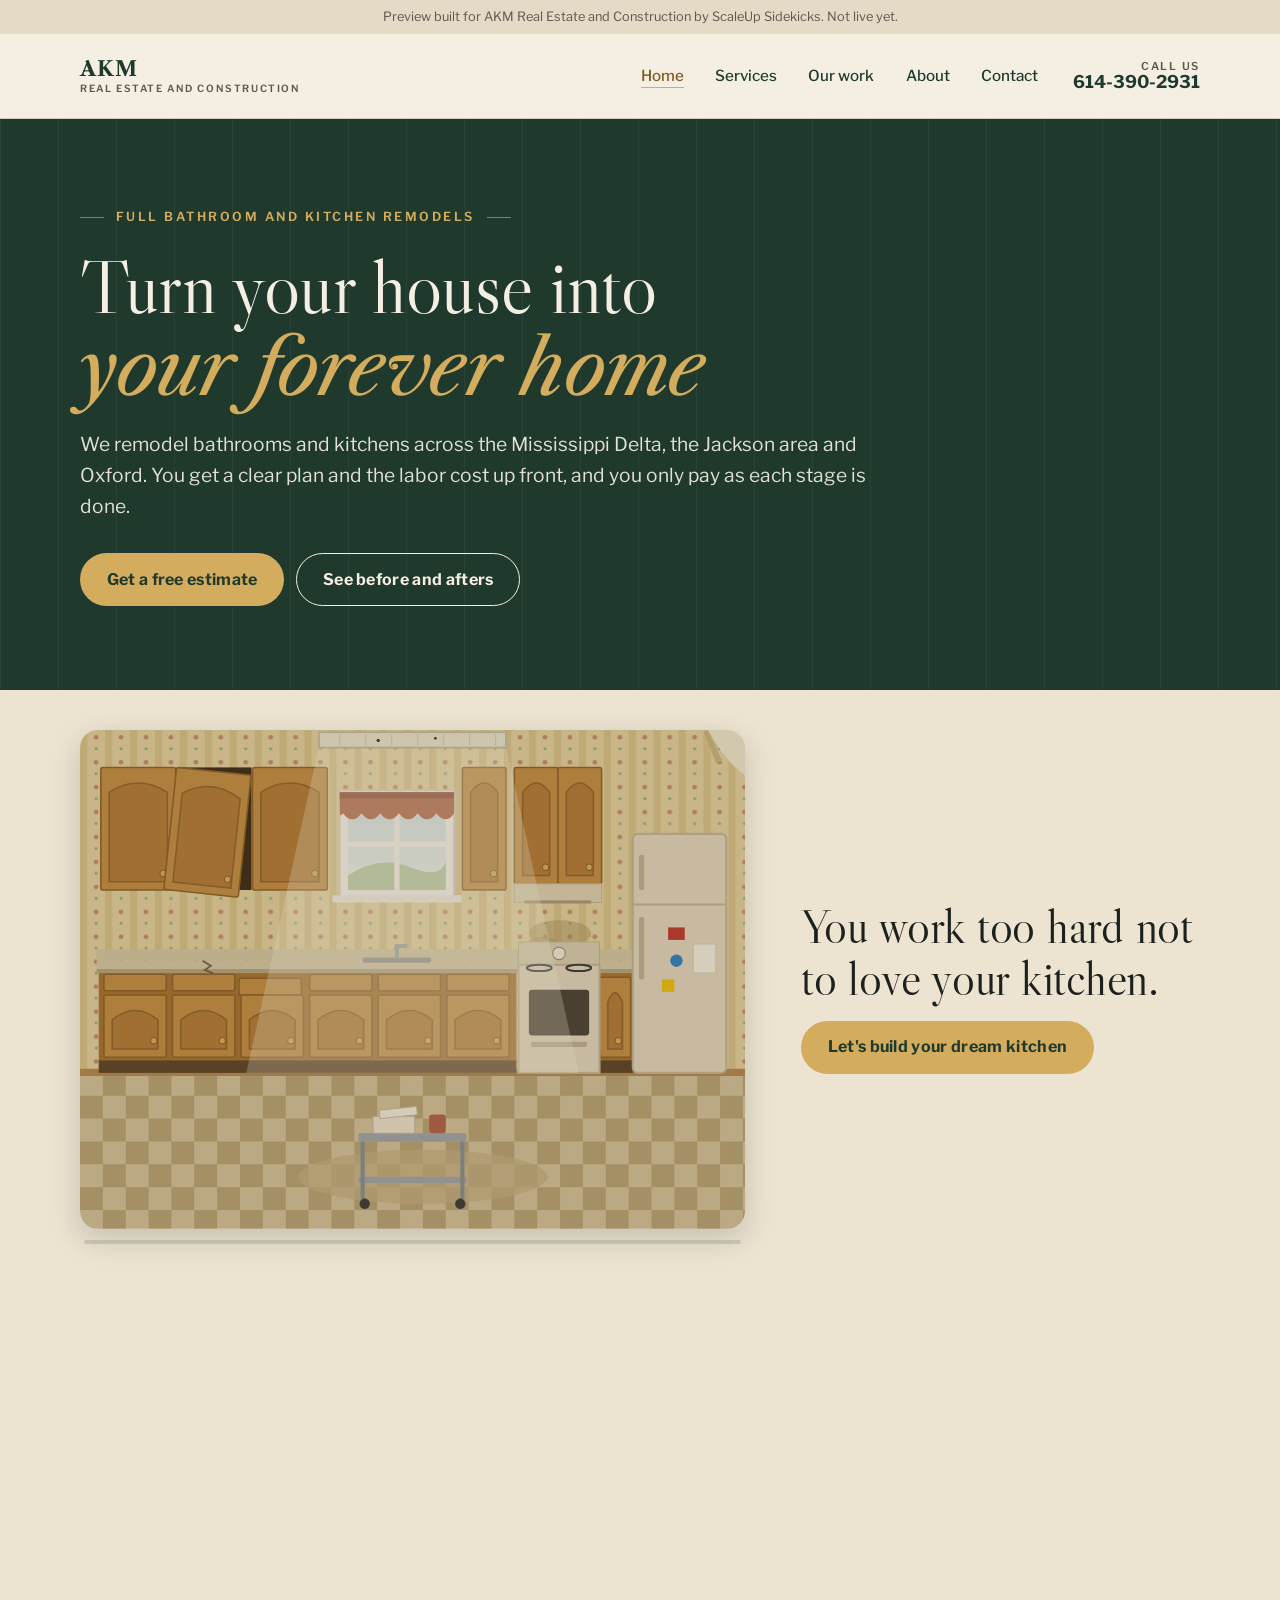
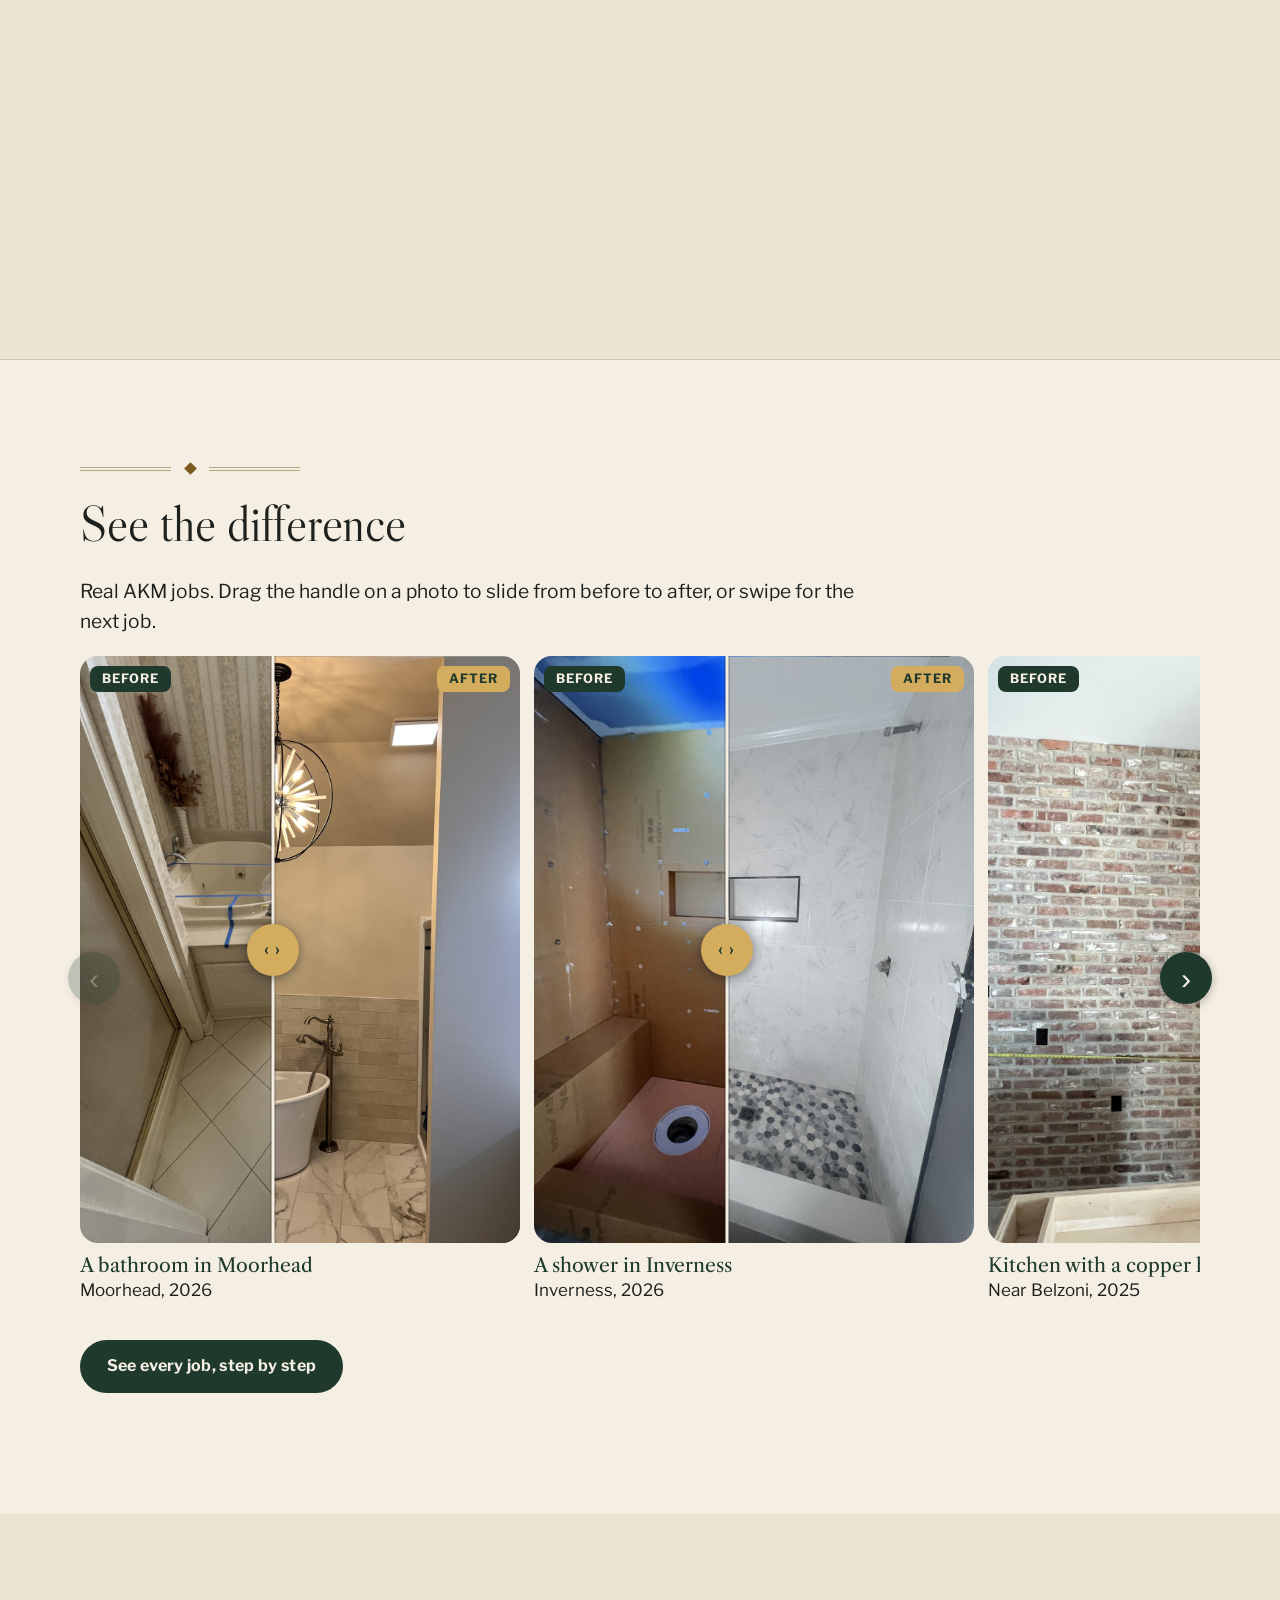
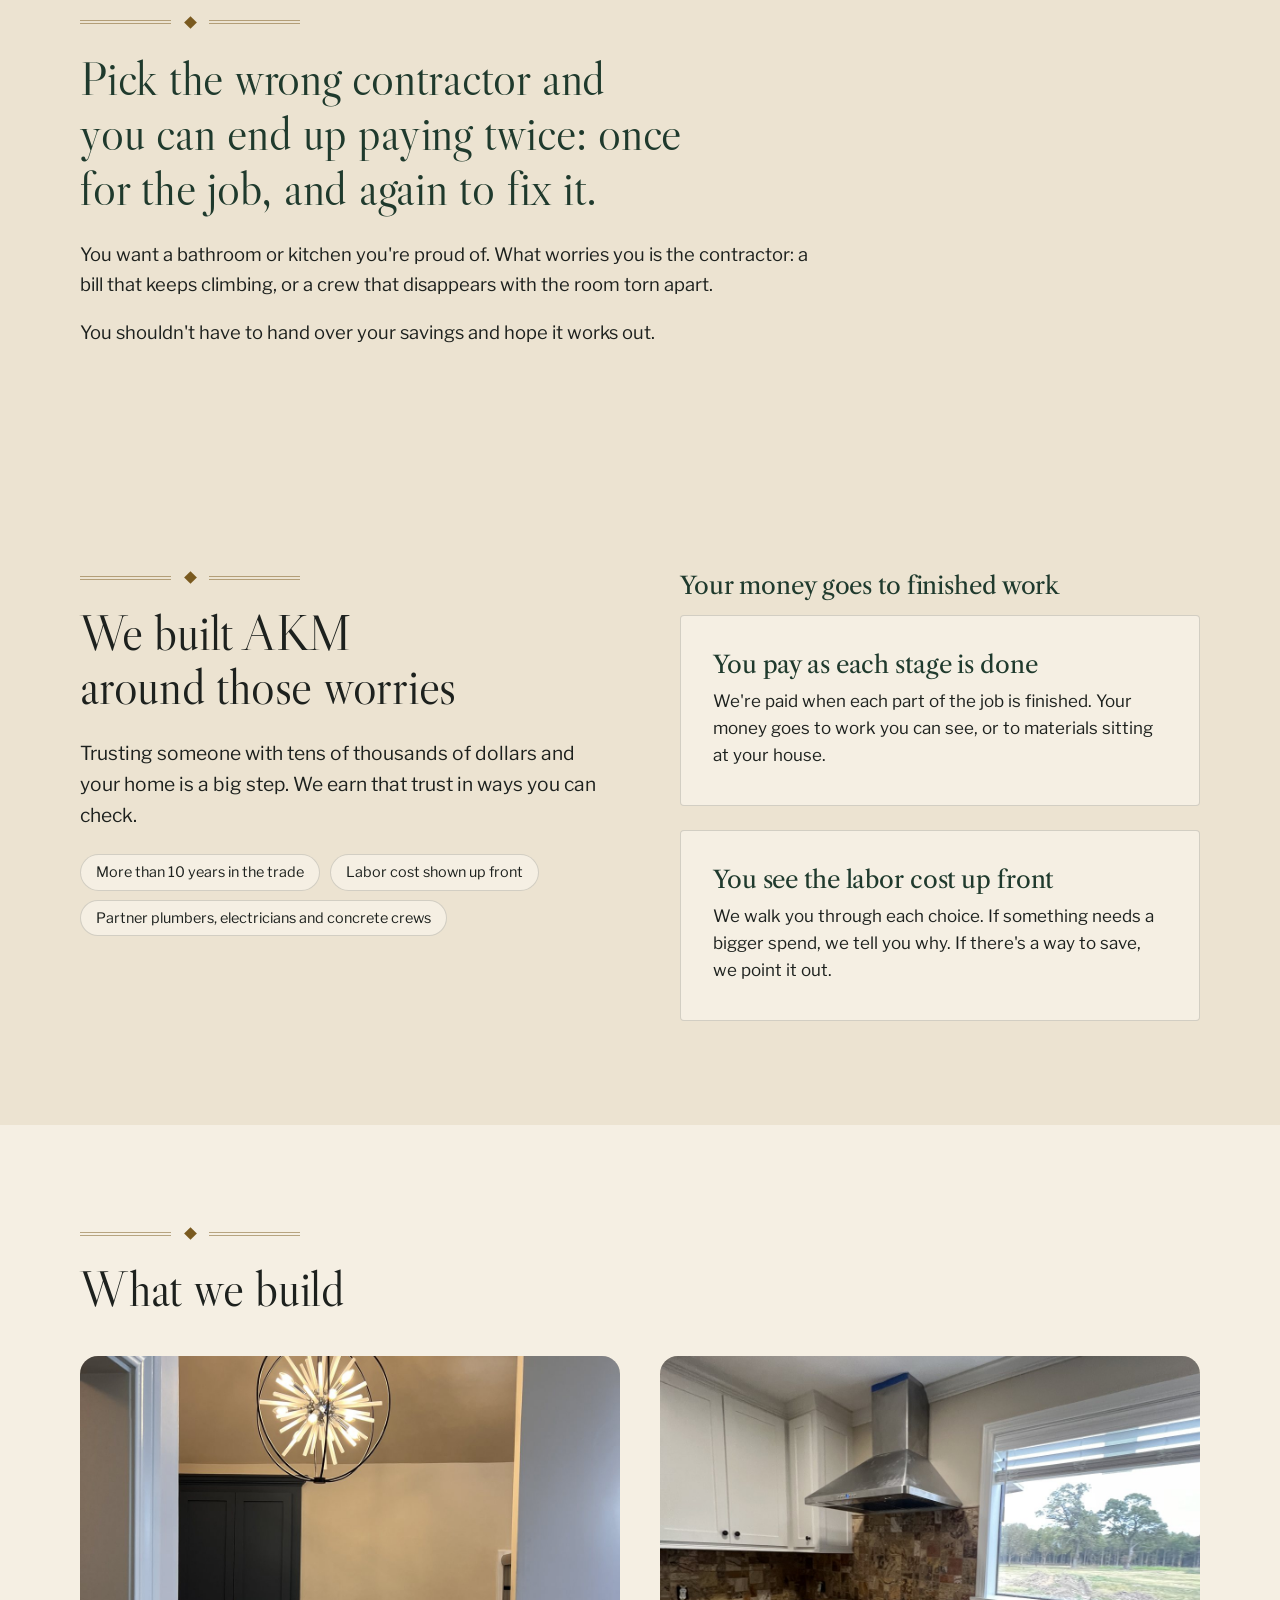
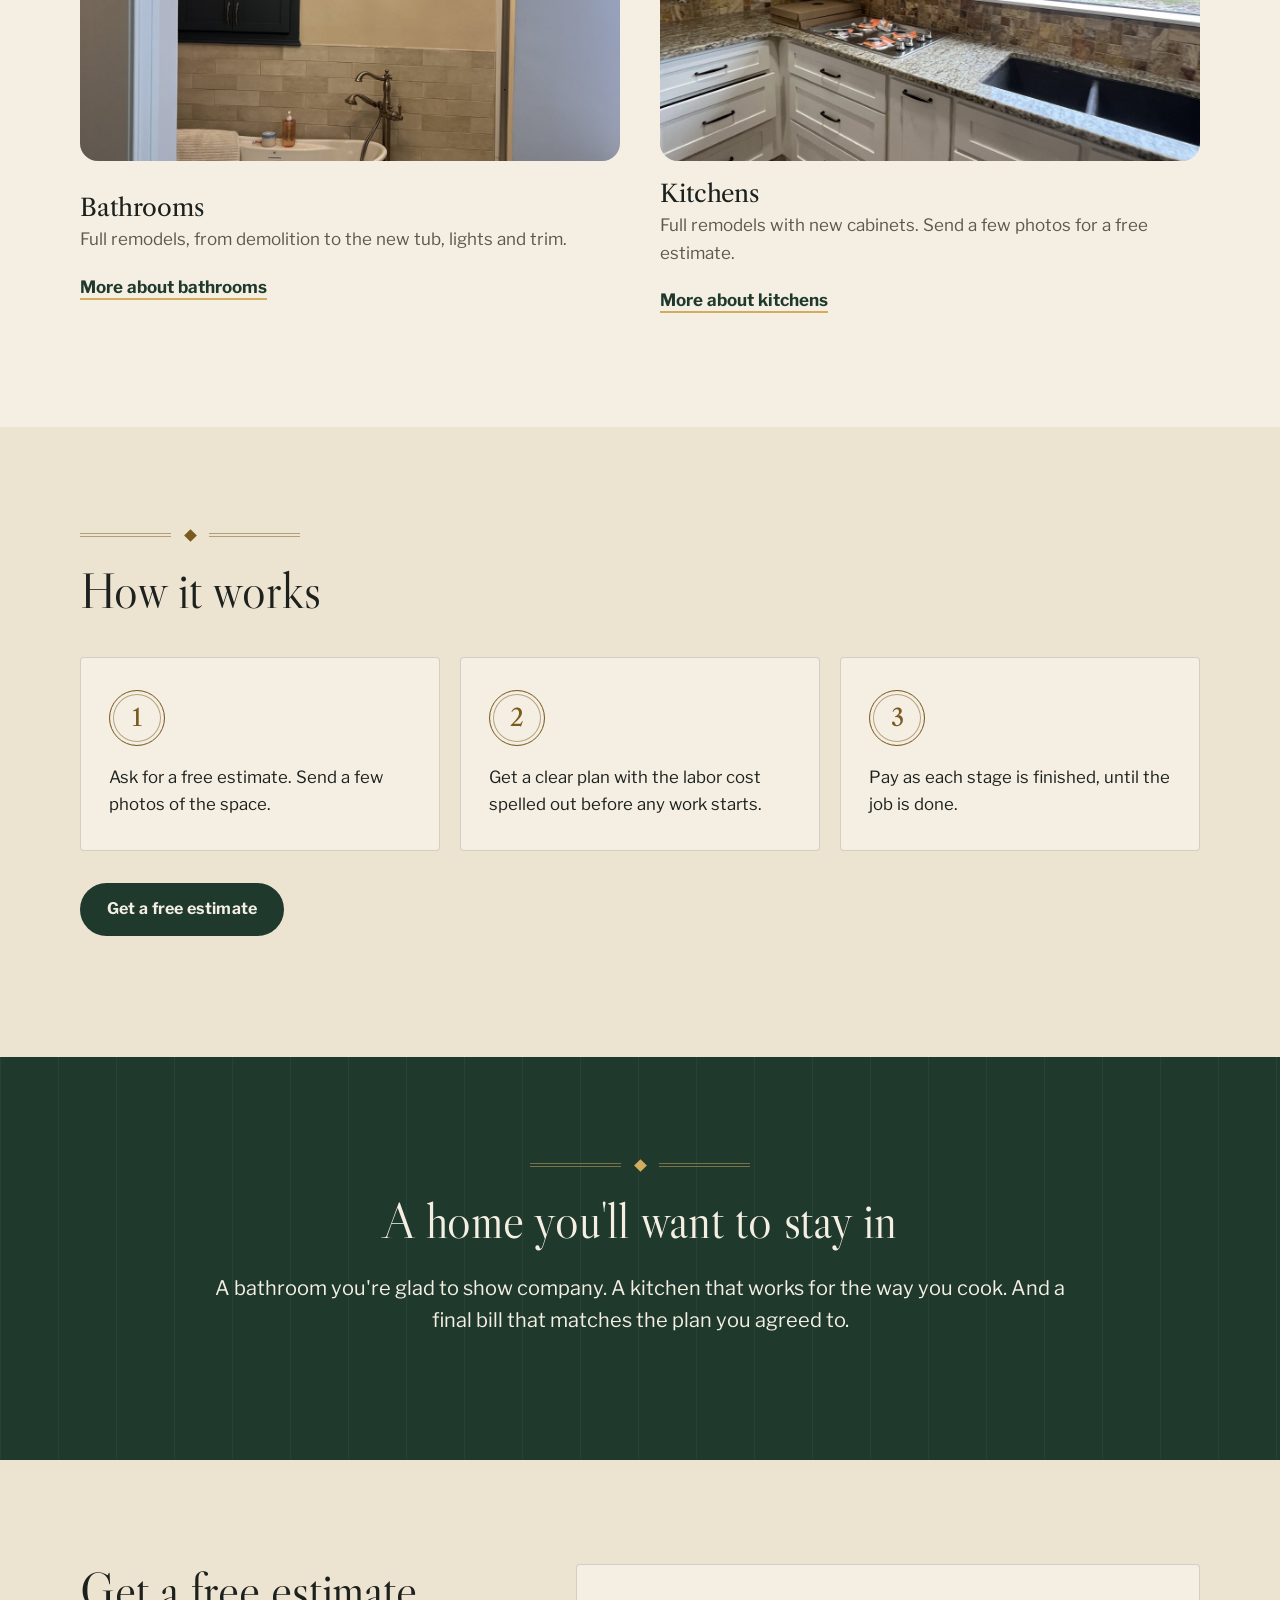
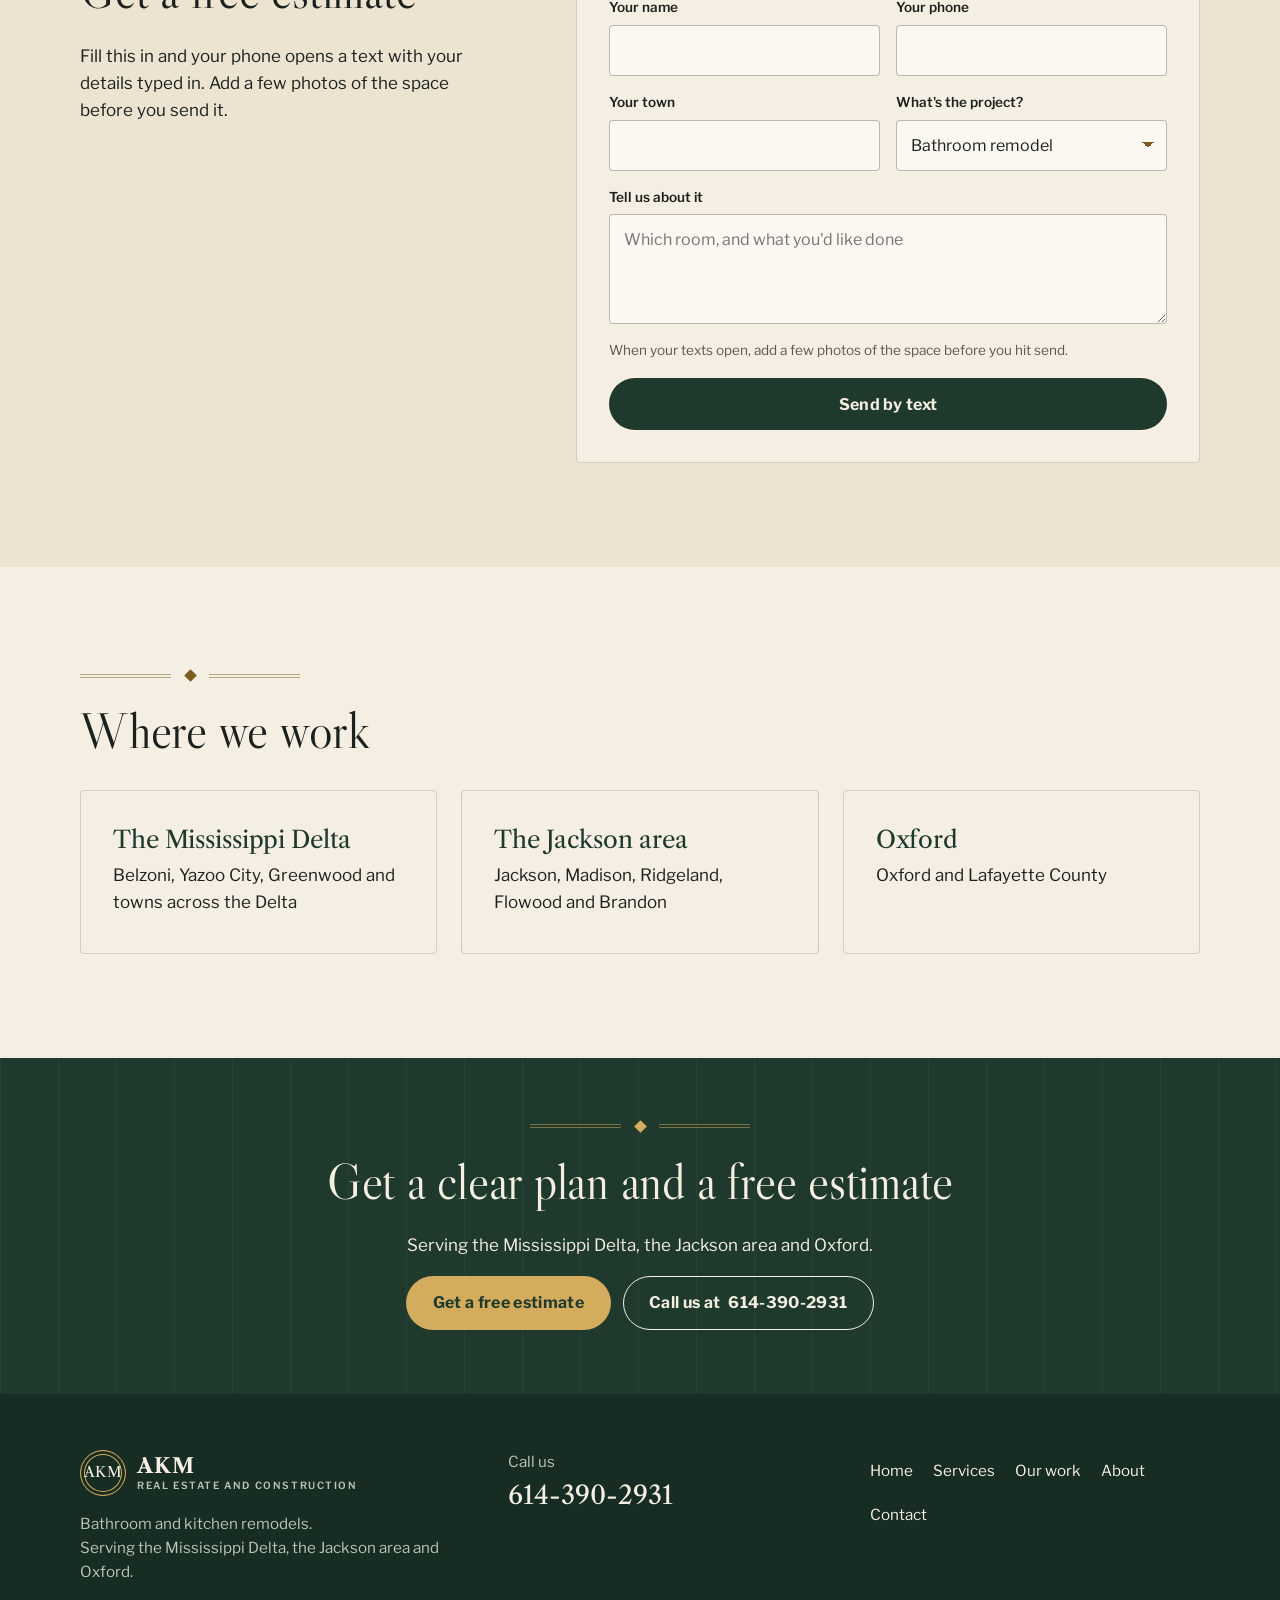
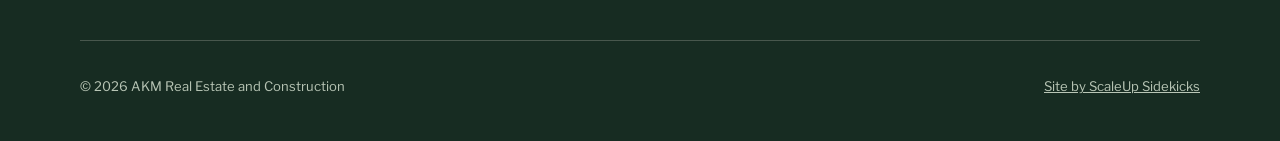
<file: previews/akm-construction-61pe/index.html>
<!doctype html>
<html lang="en">
<head>
<meta charset="utf-8">
<meta name="viewport" content="width=device-width, initial-scale=1">
<meta name="robots" content="noindex, nofollow">
<title>Bathroom and Kitchen Remodels, Delta and Jackson | AKM</title>
<meta name="description" content="Full bathroom and kitchen remodels in the Mississippi Delta, Madison, Ridgeland, Jackson and Oxford. Clear plan and labor cost first. Free estimates.">
<meta property="og:type" content="website">
<meta property="og:title" content="Bathroom and Kitchen Remodels, Delta and Jackson | AKM">
<meta property="og:description" content="Full bathroom and kitchen remodels in the Mississippi Delta, Madison, Ridgeland, Jackson and Oxford. Clear plan and labor cost first. Free estimates.">
<meta property="og:site_name" content="AKM Real Estate and Construction">
<meta name="theme-color" content="#1F3A2D">
<link rel="preconnect" href="https://fonts.googleapis.com">
<link rel="preconnect" href="https://fonts.gstatic.com" crossorigin>
<link href="https://fonts.googleapis.com/css2?family=Libre+Caslon+Display&family=Libre+Caslon+Text:ital,wght@0,400;0,700;1,400&family=Libre+Franklin:wght@400;500;600;700&display=swap" rel="stylesheet">
<link rel="stylesheet" href="styles.css">
</head>
<body>
<div class="preview-banner">Preview built for AKM Real Estate and Construction by ScaleUp Sidekicks. Not live yet.</div>
<header class="site-header">
  <div class="wrap header-inner">
    <a class="brand" href="index.html" aria-label="AKM Real Estate and Construction home"><span class="monogram" aria-hidden="true">AKM</span><span class="brand-text"><span class="brand-name">AKM</span><span class="brand-sub">Real Estate and Construction</span></span></a>
    <div class="header-right">
      <nav class="site-nav" id="site-nav" aria-label="Main">
        <ul>
          <li><a href="index.html" aria-current="page">Home</a></li>
          <li><a href="services.html">Services</a></li>
          <li><a href="work.html">Our work</a></li>
          <li><a href="about.html">About</a></li>
          <li><a href="contact.html">Contact</a></li>
        </ul>
      </nav>
      <a class="header-phone" data-phone="tel" hidden><small>Call us</small><span data-phone-text></span></a>
      <a class="btn btn-green header-cta" data-no-phone href="#quote">Free estimate</a>
      <button class="menu-toggle" type="button" aria-expanded="false" aria-controls="site-nav" aria-label="Menu"><span></span></button>
    </div>
  </div>
</header>
<main>
<section class="hero on-green">
  <div class="wrap hero-grid">
    <div>
      <p class="eyebrow">Full bathroom and kitchen remodels</p>
      <h1>Turn your house into <em>your forever home</em></h1>
      <p class="lede">We remodel bathrooms and kitchens across the Mississippi Delta, the Jackson area and Oxford. You get a clear plan and the labor cost up front, and you only pay as each stage is done.</p>
      <div class="btn-row">
        <a class="btn btn-brass" href="#quote">Get a free estimate</a>
        <a class="btn btn-line" href="#see-the-difference">See before and afters</a>
      </div>
    </div>
  </div>
</section>

<section class="kit on-paper-2" aria-labelledby="kit-h" data-order="walls,cabinets,counters,appliances,floor,island,lighting">
  <div class="kit-pin">
    <div class="wrap kit-grid">
      <div class="kit-stage">
        <div class="kit-frame"><svg class="kit-svg" viewBox="0 0 640 480" role="img" aria-labelledby="kit-t"><title id="kit-t">An outdated kitchen that turns into a new one, one part at a time</title><defs>
  <pattern id="kWall" width="24" height="24" patternUnits="userSpaceOnUse"><rect width="24" height="24" fill="#e7d6a2"/><rect width="7" height="24" fill="#dcc58b"/><circle cx="15.5" cy="7" r="2.3" fill="#c98f6b"/><circle cx="15.5" cy="18" r="1.5" fill="#9fae7a"/></pattern>
  <pattern id="kSub" width="30" height="12" patternUnits="userSpaceOnUse"><rect width="30" height="12" fill="#eceae4"/><path d="M0 .5H30M0 6.5H30M.5 0V6M15.5 6V12" stroke="#d3cec5"/></pattern>
  <pattern id="kCheck" width="44" height="44" patternUnits="userSpaceOnUse"><rect width="44" height="44" fill="#d6c59c"/><rect width="22" height="22" fill="#bba678"/><rect x="22" y="22" width="22" height="22" fill="#bba678"/></pattern>
  <pattern id="kWood" width="168" height="28" patternUnits="userSpaceOnUse"><rect width="168" height="28" fill="#a8763f"/><rect y="14" width="168" height="14" fill="#9b6a37"/><path d="M0 .5H168M0 14.5H168M62 0V14M134 14V28" stroke="#7d5428"/></pattern>
  <pattern id="kStone" width="120" height="16" patternUnits="userSpaceOnUse"><rect width="120" height="16" fill="#f4f3ef"/><path d="M0 11 Q30 3 58 9 T120 6" stroke="#c9c8c4" fill="none"/><path d="M14 16 Q40 10 70 14" stroke="#dcdbd7" fill="none"/></pattern>
  <linearGradient id="kSky" x1="0" y1="0" x2="0" y2="1"><stop offset="0" stop-color="#cfe2ea"/><stop offset="1" stop-color="#eef3ec"/></linearGradient>
  <linearGradient id="kSteel" x1="0" y1="0" x2="1" y2="0"><stop offset="0" stop-color="#b8bdc2"/><stop offset=".5" stop-color="#e2e6e9"/><stop offset="1" stop-color="#b1b7bc"/></linearGradient>
  <radialGradient id="kGlow"><stop offset="0" stop-color="#ffe6a6" stop-opacity=".8"/><stop offset="1" stop-color="#ffe6a6" stop-opacity="0"/></radialGradient>
</defs><g class="part" data-part="walls">
  <g class="v-old"><rect width="640" height="330" fill="url(#kWall)"/>
    <ellipse cx="462" cy="196" rx="30" ry="13" fill="#a88f58" opacity=".45"/><ellipse cx="445" cy="206" rx="14" ry="7" fill="#a88f58" opacity=".35"/>
    <path d="M604 0 H640 V44 Q622 30 612 12 Z" fill="#f4ecd2"/><path d="M604 0 Q612 14 618 30 L612 32 Q606 16 600 2 Z" fill="#cdb980"/>
    <rect x="16" y="211" width="516" height="11" fill="#d8caa6"/></g>
  <g class="v-new"><rect width="640" height="330" fill="#f1ece3"/>
    <rect x="16" y="172" width="516" height="50" fill="url(#kSub)"/></g>
</g><g class="part" data-part="floor">
  <g class="v-old"><rect y="330" width="640" height="150" fill="url(#kCheck)"/><ellipse cx="330" cy="430" rx="120" ry="26" fill="#c7b285" opacity=".75"/><rect y="326" width="640" height="7" fill="#b68b52"/></g>
  <g class="v-new"><rect y="330" width="640" height="150" fill="url(#kWood)"/><rect y="324" width="640" height="9" fill="#f6f2ea"/></g>
</g><g class="window">
  <rect x="250" y="58" width="110" height="104" fill="#fbf8f1" stroke="#d9d2c4" stroke-width="2"/>
  <rect x="258" y="66" width="94" height="88" fill="url(#kSky)"/>
  <path d="M258 140 Q288 120 318 132 T352 126 V154 H258 Z" fill="#b6cda4"/>
  <path d="M305 66 V154 M258 110 H352" stroke="#fbf8f1" stroke-width="5"/>
  <rect x="243" y="159" width="124" height="7" fill="#f2ede3"/>
</g><g class="part" data-part="walls">
  <g class="v-old"><path d="M250 60 H360 V80 Q352 92 343 80 Q334 92 325 80 Q316 92 307 80 Q298 92 289 80 Q280 92 271 80 Q262 92 253 80 Q250 84 250 80 Z" fill="#b0603f"/>
    <path d="M250 60 H360 V66 H250 Z" fill="#8f4a31"/></g>
  <g class="v-new"></g>
</g><g class="part" data-part="cabinets"><g class="v-old"><g><rect x="20" y="36" width="72" height="118" rx="2" fill="#c68f45" stroke="#8f6328" stroke-width="1.5"/><path d="M28 146 V60 Q56.0 42 84 60 V146 Z" fill="#b57d36" stroke="#94652a" stroke-width="1.5"/><circle cx="80" cy="138" r="3" fill="#d9b25c" stroke="#8f6328"/></g><g><rect x="166" y="36" width="72" height="118" rx="2" fill="#c68f45" stroke="#8f6328" stroke-width="1.5"/><path d="M174 146 V60 Q202.0 42 230 60 V146 Z" fill="#b57d36" stroke="#94652a" stroke-width="1.5"/><circle cx="226" cy="138" r="3" fill="#d9b25c" stroke="#8f6328"/></g><rect x="93" y="36" width="72" height="118" fill="#3d2b16"/><g transform="rotate(6 93 36)"><rect x="93" y="36" width="72" height="118" rx="2" fill="#c68f45" stroke="#8f6328" stroke-width="1.5"/><path d="M101 146 V60 Q129.0 42 157 60 V146 Z" fill="#b57d36" stroke="#94652a" stroke-width="1.5"/><circle cx="153" cy="138" r="3" fill="#d9b25c" stroke="#8f6328"/></g><g><rect x="368" y="36" width="42" height="118" rx="2" fill="#c68f45" stroke="#8f6328" stroke-width="1.5"/><path d="M376 146 V60 Q389.0 42 402 60 V146 Z" fill="#b57d36" stroke="#94652a" stroke-width="1.5"/><circle cx="398" cy="138" r="3" fill="#d9b25c" stroke="#8f6328"/></g><g><rect x="418" y="36" width="42" height="112" rx="2" fill="#c68f45" stroke="#8f6328" stroke-width="1.5"/><path d="M426 140 V60 Q439.0 42 452 60 V140 Z" fill="#b57d36" stroke="#94652a" stroke-width="1.5"/><circle cx="448" cy="132" r="3" fill="#d9b25c" stroke="#8f6328"/></g><g><rect x="460" y="36" width="42" height="112" rx="2" fill="#c68f45" stroke="#8f6328" stroke-width="1.5"/><path d="M468 140 V60 Q481.0 42 494 60 V140 Z" fill="#b57d36" stroke="#94652a" stroke-width="1.5"/><circle cx="490" cy="132" r="3" fill="#d9b25c" stroke="#8f6328"/></g><rect x="18" y="232" width="402" height="88" fill="#a8742f"/><rect x="498" y="232" width="34" height="88" fill="#a8742f"/><rect x="23" y="235" width="60" height="16" rx="2" fill="#c68f45" stroke="#8f6328" stroke-width="1.5"/><g><rect x="23" y="255" width="60" height="60" rx="2" fill="#c68f45" stroke="#8f6328" stroke-width="1.5"/><path d="M31 307 V279 Q53.0 261 75 279 V307 Z" fill="#b57d36" stroke="#94652a" stroke-width="1.5"/><circle cx="71" cy="299" r="3" fill="#d9b25c" stroke="#8f6328"/></g><rect x="89" y="235" width="60" height="16" rx="2" fill="#c68f45" stroke="#8f6328" stroke-width="1.5"/><g><rect x="89" y="255" width="60" height="60" rx="2" fill="#c68f45" stroke="#8f6328" stroke-width="1.5"/><path d="M97 307 V279 Q119.0 261 141 279 V307 Z" fill="#b57d36" stroke="#94652a" stroke-width="1.5"/><circle cx="137" cy="299" r="3" fill="#d9b25c" stroke="#8f6328"/></g><rect x="153" y="239" width="60" height="16" rx="2" fill="#c68f45" stroke="#8f6328" stroke-width="1.5"/><g><rect x="155" y="255" width="60" height="60" rx="2" fill="#c68f45" stroke="#8f6328" stroke-width="1.5"/><path d="M163 307 V279 Q185.0 261 207 279 V307 Z" fill="#b57d36" stroke="#94652a" stroke-width="1.5"/><circle cx="203" cy="299" r="3" fill="#d9b25c" stroke="#8f6328"/></g><rect x="221" y="235" width="60" height="16" rx="2" fill="#c68f45" stroke="#8f6328" stroke-width="1.5"/><g><rect x="221" y="255" width="60" height="60" rx="2" fill="#c68f45" stroke="#8f6328" stroke-width="1.5"/><path d="M229 307 V279 Q251.0 261 273 279 V307 Z" fill="#b57d36" stroke="#94652a" stroke-width="1.5"/><circle cx="269" cy="299" r="3" fill="#d9b25c" stroke="#8f6328"/></g><rect x="287" y="235" width="60" height="16" rx="2" fill="#c68f45" stroke="#8f6328" stroke-width="1.5"/><g><rect x="287" y="255" width="60" height="60" rx="2" fill="#c68f45" stroke="#8f6328" stroke-width="1.5"/><path d="M295 307 V279 Q317.0 261 339 279 V307 Z" fill="#b57d36" stroke="#94652a" stroke-width="1.5"/><circle cx="335" cy="299" r="3" fill="#d9b25c" stroke="#8f6328"/></g><rect x="353" y="235" width="60" height="16" rx="2" fill="#c68f45" stroke="#8f6328" stroke-width="1.5"/><g><rect x="353" y="255" width="60" height="60" rx="2" fill="#c68f45" stroke="#8f6328" stroke-width="1.5"/><path d="M361 307 V279 Q383.0 261 405 279 V307 Z" fill="#b57d36" stroke="#94652a" stroke-width="1.5"/><circle cx="401" cy="299" r="3" fill="#d9b25c" stroke="#8f6328"/></g><g><rect x="500" y="238" width="30" height="77" rx="2" fill="#c68f45" stroke="#8f6328" stroke-width="1.5"/><path d="M508 307 V262 Q515.0 244 522 262 V307 Z" fill="#b57d36" stroke="#94652a" stroke-width="1.5"/><circle cx="518" cy="299" r="3" fill="#d9b25c" stroke="#8f6328"/></g><rect x="18" y="318" width="402" height="12" fill="#5b4426"/><rect x="498" y="318" width="34" height="12" fill="#5b4426"/></g><g class="v-new"><rect x="20" y="18" width="72" height="136" rx="1.5" fill="#fbfaf7" stroke="#d6d1c7" stroke-width="1.5"/><rect x="27" y="25" width="58" height="122" fill="none" stroke="#e3ded4" stroke-width="1.5"/><rect x="79" y="74.0" width="3.5" height="24" rx="1.7" fill="#2b2b2b"/><rect x="93" y="18" width="72" height="136" rx="1.5" fill="#fbfaf7" stroke="#d6d1c7" stroke-width="1.5"/><rect x="100" y="25" width="58" height="122" fill="none" stroke="#e3ded4" stroke-width="1.5"/><rect x="152" y="74.0" width="3.5" height="24" rx="1.7" fill="#2b2b2b"/><rect x="166" y="18" width="72" height="136" rx="1.5" fill="#fbfaf7" stroke="#d6d1c7" stroke-width="1.5"/><rect x="173" y="25" width="58" height="122" fill="none" stroke="#e3ded4" stroke-width="1.5"/><rect x="225" y="74.0" width="3.5" height="24" rx="1.7" fill="#2b2b2b"/><rect x="368" y="18" width="42" height="136" rx="1.5" fill="#fbfaf7" stroke="#d6d1c7" stroke-width="1.5"/><rect x="375" y="25" width="28" height="122" fill="none" stroke="#e3ded4" stroke-width="1.5"/><rect x="397" y="74.0" width="3.5" height="24" rx="1.7" fill="#2b2b2b"/><rect x="14" y="10" width="230" height="9" fill="#fbfaf7" stroke="#d6d1c7"/><rect x="362" y="10" width="54" height="9" fill="#fbfaf7" stroke="#d6d1c7"/><rect x="18" y="232" width="402" height="88" fill="#f1ede5"/><rect x="498" y="232" width="34" height="88" fill="#f1ede5"/><rect x="23" y="235" width="60" height="17" rx="1.5" fill="#fbfaf7" stroke="#d6d1c7" stroke-width="1.5"/><rect x="30" y="242" width="46" height="3" fill="none" stroke="#e3ded4" stroke-width="1.5"/><rect x="40.0" y="241.7" width="26" height="3.5" rx="1.7" fill="#2b2b2b"/><rect x="23" y="255" width="60" height="60" rx="1.5" fill="#fbfaf7" stroke="#d6d1c7" stroke-width="1.5"/><rect x="30" y="262" width="46" height="46" fill="none" stroke="#e3ded4" stroke-width="1.5"/><rect x="70" y="273.0" width="3.5" height="24" rx="1.7" fill="#2b2b2b"/><rect x="89" y="235" width="60" height="17" rx="1.5" fill="#fbfaf7" stroke="#d6d1c7" stroke-width="1.5"/><rect x="96" y="242" width="46" height="3" fill="none" stroke="#e3ded4" stroke-width="1.5"/><rect x="106.0" y="241.7" width="26" height="3.5" rx="1.7" fill="#2b2b2b"/><rect x="89" y="255" width="60" height="60" rx="1.5" fill="#fbfaf7" stroke="#d6d1c7" stroke-width="1.5"/><rect x="96" y="262" width="46" height="46" fill="none" stroke="#e3ded4" stroke-width="1.5"/><rect x="136" y="273.0" width="3.5" height="24" rx="1.7" fill="#2b2b2b"/><rect x="155" y="235" width="60" height="17" rx="1.5" fill="#fbfaf7" stroke="#d6d1c7" stroke-width="1.5"/><rect x="162" y="242" width="46" height="3" fill="none" stroke="#e3ded4" stroke-width="1.5"/><rect x="172.0" y="241.7" width="26" height="3.5" rx="1.7" fill="#2b2b2b"/><rect x="155" y="255" width="60" height="60" rx="1.5" fill="#fbfaf7" stroke="#d6d1c7" stroke-width="1.5"/><rect x="162" y="262" width="46" height="46" fill="none" stroke="#e3ded4" stroke-width="1.5"/><rect x="202" y="273.0" width="3.5" height="24" rx="1.7" fill="#2b2b2b"/><rect x="221" y="235" width="60" height="17" rx="1.5" fill="#fbfaf7" stroke="#d6d1c7" stroke-width="1.5"/><rect x="228" y="242" width="46" height="3" fill="none" stroke="#e3ded4" stroke-width="1.5"/><rect x="238.0" y="241.7" width="26" height="3.5" rx="1.7" fill="#2b2b2b"/><rect x="221" y="255" width="60" height="60" rx="1.5" fill="#fbfaf7" stroke="#d6d1c7" stroke-width="1.5"/><rect x="228" y="262" width="46" height="46" fill="none" stroke="#e3ded4" stroke-width="1.5"/><rect x="268" y="273.0" width="3.5" height="24" rx="1.7" fill="#2b2b2b"/><rect x="287" y="235" width="60" height="17" rx="1.5" fill="#fbfaf7" stroke="#d6d1c7" stroke-width="1.5"/><rect x="294" y="242" width="46" height="3" fill="none" stroke="#e3ded4" stroke-width="1.5"/><rect x="304.0" y="241.7" width="26" height="3.5" rx="1.7" fill="#2b2b2b"/><rect x="287" y="255" width="60" height="60" rx="1.5" fill="#fbfaf7" stroke="#d6d1c7" stroke-width="1.5"/><rect x="294" y="262" width="46" height="46" fill="none" stroke="#e3ded4" stroke-width="1.5"/><rect x="334" y="273.0" width="3.5" height="24" rx="1.7" fill="#2b2b2b"/><rect x="353" y="235" width="60" height="17" rx="1.5" fill="#fbfaf7" stroke="#d6d1c7" stroke-width="1.5"/><rect x="360" y="242" width="46" height="3" fill="none" stroke="#e3ded4" stroke-width="1.5"/><rect x="370.0" y="241.7" width="26" height="3.5" rx="1.7" fill="#2b2b2b"/><rect x="353" y="255" width="60" height="60" rx="1.5" fill="#fbfaf7" stroke="#d6d1c7" stroke-width="1.5"/><rect x="360" y="262" width="46" height="46" fill="none" stroke="#e3ded4" stroke-width="1.5"/><rect x="400" y="273.0" width="3.5" height="24" rx="1.7" fill="#2b2b2b"/><rect x="500" y="238" width="30" height="77" rx="1.5" fill="#fbfaf7" stroke="#d6d1c7" stroke-width="1.5"/><rect x="507" y="245" width="16" height="63" fill="none" stroke="#e3ded4" stroke-width="1.5"/><rect x="517" y="264.5" width="3.5" height="24" rx="1.7" fill="#2b2b2b"/><rect x="18" y="318" width="402" height="12" fill="#ddd8ce"/><rect x="498" y="318" width="34" height="12" fill="#ddd8ce"/></g></g><g class="part" data-part="counters">
  <g class="v-old"><rect x="16" y="222" width="408" height="10" fill="#d9cbaa"/><rect x="16" y="230" width="408" height="4" fill="#b7a77f"/>
    <rect x="496" y="222" width="38" height="10" fill="#d9cbaa"/><rect x="496" y="230" width="38" height="4" fill="#b7a77f"/>
    <path d="M118 222 L126 227 L120 231 L128 234" stroke="#6f5f3e" stroke-width="1.6" fill="none"/>
    <rect x="272" y="219" width="66" height="5" rx="2" fill="#9a9b94"/><path d="M305 220 V208 H315" stroke="#a7a9a3" stroke-width="4" fill="none"/></g>
  <g class="v-new"><rect x="14" y="219" width="412" height="15" fill="url(#kStone)" stroke="#d9d7d1"/>
    <rect x="494" y="219" width="42" height="15" fill="url(#kStone)" stroke="#d9d7d1"/>
    <path d="M276 219 H334" stroke="#9fa3a6" stroke-width="2"/>
    <path d="M305 219 V194 Q305 184 316 184 Q327 184 327 194 V199" stroke="#1f1f1f" stroke-width="3.2" fill="none" stroke-linecap="round"/></g>
</g><g class="part" data-part="appliances">
  <g class="v-old">
    <rect x="532" y="100" width="90" height="230" rx="5" fill="#e6dbc0" stroke="#c6b998" stroke-width="2"/><path d="M532 168 H622" stroke="#c6b998" stroke-width="2"/>
    <rect x="538" y="120" width="5" height="34" rx="2" fill="#bfb293"/><rect x="538" y="180" width="5" height="60" rx="2" fill="#bfb293"/>
    <rect x="566" y="190" width="16" height="12" fill="#c0392b"/><rect x="590" y="206" width="22" height="28" fill="#f7f3e3" stroke="#d8cfb4"/><circle cx="574" cy="222" r="6" fill="#2e86c1"/><rect x="560" y="240" width="12" height="12" fill="#f1c40f"/>
    <rect x="422" y="204" width="78" height="22" fill="#ddd1b3" stroke="#c6b998"/><circle cx="461" cy="215" r="6" fill="#f4eedc" stroke="#9c8f72"/>
    <rect x="422" y="226" width="78" height="104" fill="#e6dbc0" stroke="#c6b998" stroke-width="2"/>
    <ellipse cx="442" cy="229" rx="12" ry="3" fill="none" stroke="#3a3a3a" stroke-width="2"/><ellipse cx="480" cy="229" rx="12" ry="3" fill="none" stroke="#3a3a3a" stroke-width="2"/>
    <rect x="432" y="250" width="58" height="44" rx="3" fill="#4a4237"/><rect x="434" y="300" width="54" height="5" rx="2" fill="#bfb293"/>
    <rect x="418" y="148" width="84" height="18" fill="#e1d4b4" stroke="#c6b998"/><rect x="428" y="164" width="64" height="3" fill="#a99c7e"/></g>
  <g class="v-new">
    <g class="hood-new"><rect x="446" y="12" width="30" height="122" fill="url(#kSteel)" stroke="#a3a9ae"/>
    <path d="M414 176 L508 176 L488 132 L434 132 Z" fill="url(#kSteel)" stroke="#a3a9ae"/></g>
    <rect x="530" y="64" width="94" height="266" rx="4" fill="url(#kSteel)" stroke="#9aa1a7" stroke-width="2"/>
    <path d="M577 64 V246 M530 248 H624" stroke="#8e959b" stroke-width="2"/>
    <rect x="567" y="96" width="4" height="96" rx="2" fill="#5a6066"/><rect x="583" y="96" width="4" height="96" rx="2" fill="#5a6066"/><rect x="560" y="262" width="34" height="4" rx="2" fill="#5a6066"/>
    <rect x="420" y="222" width="82" height="108" rx="2" fill="url(#kSteel)" stroke="#9aa1a7" stroke-width="2"/>
    <rect x="420" y="222" width="82" height="9" fill="#232527"/>
    <circle cx="434" cy="242" r="4" fill="#3d4246"/><circle cx="452" cy="242" r="4" fill="#3d4246"/><circle cx="470" cy="242" r="4" fill="#3d4246"/><circle cx="488" cy="242" r="4" fill="#3d4246"/>
    <rect x="430" y="256" width="62" height="46" rx="3" fill="#2a2e32"/><rect x="430" y="308" width="62" height="5" rx="2" fill="#5a6066"/></g>
</g><g class="part" data-part="island">
  <g class="v-old">
    <rect x="268" y="388" width="104" height="8" rx="2" fill="#a2a8ab"/><rect x="268" y="430" width="104" height="6" rx="2" fill="#a2a8ab"/>
    <path d="M272 396 V452 M368 396 V452" stroke="#8b9194" stroke-width="4"/>
    <circle cx="274" cy="456" r="5" fill="#3a3a3a"/><circle cx="366" cy="456" r="5" fill="#3a3a3a"/>
    <rect x="282" y="372" width="40" height="16" fill="#efe6cf" stroke="#c9bd9e"/><rect x="288" y="366" width="36" height="8" fill="#f6f1e2" stroke="#c9bd9e" transform="rotate(-6 288 366)"/>
    <rect x="336" y="370" width="16" height="18" rx="3" fill="#b5634b"/></g>
  <g class="v-new">
    <rect x="120" y="360" width="400" height="15" fill="url(#kStone)" stroke="#d9d7d1"/>
    <rect x="132" y="375" width="376" height="95" fill="#24384a"/>
    <rect x="146" y="388" width="106" height="70" fill="none" stroke="#3a5268" stroke-width="2"/><rect x="267" y="388" width="106" height="70" fill="none" stroke="#3a5268" stroke-width="2"/><rect x="388" y="388" width="106" height="70" fill="none" stroke="#3a5268" stroke-width="2"/>
    <rect x="132" y="466" width="376" height="6" fill="#1b2a38"/></g>
</g><g class="part" data-part="lighting">
  <g class="v-old">
    <path class="flicker" d="M230 16 L410 16 L480 330 L160 330 Z" fill="#fffbe0" opacity=".28"/>
    <rect x="230" y="2" width="180" height="15" fill="#ece9d2" stroke="#c9c3a3" stroke-width="2"/>
    <path d="M250 4 V15 M275 4 V15 M300 4 V15 M325 4 V15 M350 4 V15 M375 4 V15 M400 4 V15" stroke="#d6d0b4"/>
    <circle cx="287" cy="10" r="1.6" fill="#3a3a2a"/><circle cx="342" cy="8" r="1.3" fill="#3a3a2a"/></g>
  <g class="v-new">
    <ellipse cx="250" cy="352" rx="100" ry="66" fill="url(#kGlow)"/><ellipse cx="390" cy="352" rx="100" ry="66" fill="url(#kGlow)"/>
    <path d="M250 0 V300 M390 0 V300" stroke="#2b2b2b" stroke-width="1.6"/>
    <path d="M226 322 Q228 298 250 298 Q272 298 274 322 Z" fill="#b08a44"/><path d="M366 322 Q368 298 390 298 Q412 298 414 322 Z" fill="#b08a44"/>
    <ellipse cx="250" cy="323" rx="17" ry="4" fill="#ffefc2"/><ellipse cx="390" cy="323" rx="17" ry="4" fill="#ffefc2"/></g>
</g><rect class="grime" width="640" height="480" fill="#4a3a1e" pointer-events="none"/></svg></div>
        <div class="kit-progress" aria-hidden="true"><span></span></div>
      </div>
      <div class="kit-copy">
        <h2 id="kit-h">You work too hard not to love your kitchen.</h2>
        <a class="btn btn-brass" href="#quote" data-project="Kitchen remodel">Let&#x27;s build your dream kitchen</a>
      </div>
    </div>
  </div>
  <div class="kit-runway" aria-hidden="true"></div>
</section>

<section class="section on-paper see" id="see-the-difference">
  <div class="wrap">
    <div class="ornament" aria-hidden="true"><span></span></div>
    <h2>See the difference</h2>
    <p class="lede">Real AKM jobs. Drag the handle on a photo to slide from before to after, or swipe for the next job.</p>
    <div class="rail-wrap"><div class="rail" role="group" aria-label="Before and after photos, one job each" tabindex="0"><figure class="cmp" style="--pos:50%">
          <div class="cmp-stage">
            <img class="cmp-b" src="images/moorhead-1-before.jpg" alt="Dated bathroom with wallpaper, a corner tub and a cream vanity" width="1200" height="1600" loading="lazy"><img class="cmp-a" src="images/moorhead-6-after.jpg" alt="Finished bathroom with a freestanding tub, a marble-look floor and a round chandelier" width="1200" height="1600" loading="lazy">
            <span class="tag tag-before">Before</span><span class="tag tag-after tag-right">After</span>
            <div class="cmp-handle" role="slider" tabindex="0" aria-label="Drag to compare before and after, A bathroom in Moorhead" aria-valuemin="0" aria-valuemax="100" aria-valuenow="50"><span class="cmp-knob" aria-hidden="true">&#8249; &#8250;</span></div>
          </div>
          <figcaption><strong>A bathroom in Moorhead</strong><br>Moorhead, 2026</figcaption>
        </figure><figure class="cmp" style="--pos:50%">
          <div class="cmp-stage">
            <img class="cmp-b" src="images/inverness-1-waterproofed.jpg" alt="Shower pan and walls sealed with waterproof board before any tile" width="1200" height="1600" loading="lazy"><img class="cmp-a" src="images/inverness-5-finished.jpg" alt="Finished tiled shower with a bench, a niche and a hex mosaic floor" width="1200" height="1600" loading="lazy">
            <span class="tag tag-before">Before</span><span class="tag tag-after tag-right">After</span>
            <div class="cmp-handle" role="slider" tabindex="0" aria-label="Drag to compare before and after, A shower in Inverness" aria-valuemin="0" aria-valuemax="100" aria-valuenow="50"><span class="cmp-knob" aria-hidden="true">&#8249; &#8250;</span></div>
          </div>
          <figcaption><strong>A shower in Inverness</strong><br>Inverness, 2026</figcaption>
        </figure><figure class="cmp" style="--pos:50%">
          <div class="cmp-stage">
            <img class="cmp-b" src="images/hood-1-before.jpg" alt="Bare reclaimed brick wall with outlet boxes in a row and a cabinet box on the floor" width="1600" height="1387" loading="lazy"><img class="cmp-a" src="images/hood-3-after.jpg" alt="Copper range hood on the brick wall between stained cabinets" width="1200" height="1600" loading="lazy">
            <span class="tag tag-before">Before</span><span class="tag tag-after tag-right">After</span>
            <div class="cmp-handle" role="slider" tabindex="0" aria-label="Drag to compare before and after, Kitchen with a copper hood" aria-valuemin="0" aria-valuemax="100" aria-valuenow="50"><span class="cmp-knob" aria-hidden="true">&#8249; &#8250;</span></div>
          </div>
          <figcaption><strong>Kitchen with a copper hood</strong><br>Near Belzoni, 2025</figcaption>
        </figure><figure class="cmp" style="--pos:50%">
          <div class="cmp-stage">
            <img class="cmp-b" src="images/island-1-before.jpg" alt="Base cabinets set against bare drywall on a plywood floor" width="1200" height="1600" loading="lazy"><img class="cmp-a" src="images/island-5-after.jpg" alt="Finished kitchen with white cabinets, granite, a stone backsplash and a steel hood by the window" width="1200" height="1600" loading="lazy">
            <span class="tag tag-before">Before</span><span class="tag tag-after tag-right">After</span>
            <div class="cmp-handle" role="slider" tabindex="0" aria-label="Drag to compare before and after, Kitchen with a granite island" aria-valuemin="0" aria-valuemax="100" aria-valuenow="50"><span class="cmp-knob" aria-hidden="true">&#8249; &#8250;</span></div>
          </div>
          <figcaption><strong>Kitchen with a granite island</strong><br>Near Belzoni, 2024</figcaption>
        </figure><figure class="cmp" style="--pos:50%">
          <div class="cmp-stage">
            <img class="cmp-b" src="images/tubbath-1-before.jpg" alt="Old tub and shower with a curtain, a window and a toilet" width="1200" height="1600" loading="lazy"><img class="cmp-a" src="images/tubbath-4-after.jpg" alt="New tiled tub surround with a window and a niche" width="1200" height="1600" loading="lazy">
            <span class="tag tag-before">Before</span><span class="tag tag-after tag-right">After</span>
            <div class="cmp-handle" role="slider" tabindex="0" aria-label="Drag to compare before and after, A tub and shower near Belzoni" aria-valuemin="0" aria-valuemax="100" aria-valuenow="50"><span class="cmp-knob" aria-hidden="true">&#8249; &#8250;</span></div>
          </div>
          <figcaption><strong>A tub and shower near Belzoni</strong><br>Near Belzoni, 2025</figcaption>
        </figure></div><p class="rail-hint" aria-hidden="true">Swipe to see more</p></div>
    <p style="margin-top:1.5rem"><a class="btn btn-green" href="work.html">See every job, step by step</a></p>
  </div>
</section>

<section class="section on-paper-2 hook">
  <div class="wrap">
    <div class="ornament" aria-hidden="true"><span></span></div>
    <h2 class="hook-line">Pick the wrong contractor and you can end up paying twice: once for the job, and again to fix it.</h2>
    <div class="hook-body">
      <p>You want a bathroom or kitchen you&#x27;re proud of. What worries you is the contractor: a bill that keeps climbing, or a crew that disappears with the room torn apart.</p>
      <p>You shouldn&#x27;t have to hand over your savings and hope it works out.</p>
    </div>
  </div>
</section>

<section class="section on-paper-2">
  <div class="wrap guide-grid">
    <div>
      <div class="ornament" aria-hidden="true"><span></span></div>
      <h2>We built AKM around those worries</h2>
      <p class="lede">Trusting someone with tens of thousands of dollars and your home is a big step. We earn that trust in ways you can check.</p>
      <ul class="details"><li>More than 10 years in the trade</li><li>Labor cost shown up front</li><li>Partner plumbers, electricians and concrete crews</li></ul>
    </div>
    <div>
      <h3 class="points-title">Your money goes to finished work</h3>
      <div class="points points-stack">
        <div class="point">
          <h3>You pay as each stage is done</h3>
          <p>We&#x27;re paid when each part of the job is finished. Your money goes to work you can see, or to materials sitting at your house.</p>
        </div>
        <div class="point">
          <h3>You see the labor cost up front</h3>
          <p>We walk you through each choice. If something needs a bigger spend, we tell you why. If there&#x27;s a way to save, we point it out.</p>
        </div>
      </div>
    </div>
  </div>
</section>

<section class="section on-paper">
  <div class="wrap">
    <div class="ornament" aria-hidden="true"><span></span></div>
    <h2>What we build</h2>
    <div class="cards">
      <article class="card">
        <div class="photo"><img src="images/moorhead-6-after.jpg" alt="Finished bathroom with a freestanding tub, a marble-look floor and a round chandelier" width="1200" height="1600" loading="lazy"></div>
        <div>
          <h3>Bathrooms</h3>
          <p>Full remodels, from demolition to the new tub, lights and trim.</p>
          <a class="text-link" href="services.html#bathrooms">More about bathrooms</a>
        </div>
      </article>
      <article class="card">
        <div class="photo"><img src="images/island-5-after.jpg" alt="Finished kitchen with white cabinets, granite, a stone backsplash and a steel hood by the window" width="1200" height="1600" loading="lazy"></div>
        <div>
          <h3>Kitchens</h3>
          <p>Full remodels with new cabinets. Send a few photos for a free estimate.</p>
          <a class="text-link" href="services.html#kitchens">More about kitchens</a>
        </div>
      </article>
    </div>
  </div>
</section>

<section class="section on-paper-2">
  <div class="wrap">
    <div class="ornament" aria-hidden="true"><span></span></div>
    <h2>How it works</h2>
    <ol class="steps">
      <li><span>Ask for a free estimate. Send a few photos of the space.</span></li>
      <li><span>Get a clear plan with the labor cost spelled out before any work starts.</span></li>
      <li><span>Pay as each stage is finished, until the job is done.</span></li>
    </ol>
    <p style="margin-top:2rem"><a class="btn btn-green" href="#quote">Get a free estimate</a></p>
  </div>
</section>

<section class="section on-green success center">
  <div class="wrap">
    <div class="ornament" aria-hidden="true"><span></span></div>
    <h2>A home you&#x27;ll want to stay in</h2>
    <p class="lede">A bathroom you&#x27;re glad to show company. A kitchen that works for the way you cook. And a final bill that matches the plan you agreed to.</p>
    
  </div>
</section>

<section class="section on-paper-2" id="quote">
  <div class="wrap quote-grid">
    <div>
      <h2>Get a free estimate</h2>
      <p>Fill this in and your phone opens a text with your details typed in. Add a few photos of the space before you send it.</p>
    </div>
    <form class="quote-form" data-sms="+16146238379">
      <div class="field"><label for="q-name">Your name</label><input id="q-name" name="name" autocomplete="name" required></div>
      <div class="field"><label for="q-phone">Your phone</label><input id="q-phone" name="phone" type="tel" autocomplete="tel" required></div>
      <div class="field"><label for="q-town">Your town</label><input id="q-town" name="town" autocomplete="address-level2" required></div>
      <div class="field"><label for="q-project">What&#x27;s the project?</label>
        <select id="q-project" name="project" required>
          <option>Bathroom remodel</option>
          <option>Kitchen remodel</option>
          <option>Other remodel</option>
        </select>
      </div>
      <div class="field full"><label for="q-need">Tell us about it</label><textarea id="q-need" name="need" required placeholder="Which room, and what you&#x27;d like done"></textarea></div>
      <p class="form-note full" data-tip data-photo-tip="When your texts open, add a few photos of the space before you hit send.">When your texts open, add a few photos of the space before you hit send.</p>
      <div class="full"><button class="btn btn-green" type="submit">Send by text</button></div>
    </form>
  </div>
</section>

<section class="section on-paper" id="areas">
  <div class="wrap">
    <div class="ornament" aria-hidden="true"><span></span></div>
    <h2>Where we work</h2>
    <div class="points points-3">
      <div class="point">
        <h3>The Mississippi Delta</h3>
        <p>Belzoni, Yazoo City, Greenwood and towns across the Delta</p>
      </div>
      <div class="point">
        <h3>The Jackson area</h3>
        <p>Jackson, Madison, Ridgeland, Flowood and Brandon</p>
      </div>
      <div class="point">
        <h3>Oxford</h3>
        <p>Oxford and Lafayette County</p>
      </div>
    </div>
  </div>
</section>

<section class="closing on-green center">
  <div class="wrap">
    <div class="ornament" aria-hidden="true"><span></span></div>
    <h2>Get a clear plan and a free estimate</h2>
    <p>Serving the Mississippi Delta, the Jackson area and Oxford.</p>
    <div class="btn-row">
      <a class="btn btn-brass" href="#quote">Get a free estimate</a>
      <a class="btn btn-line" data-phone="tel" hidden>Call us at <span data-phone-text></span></a>
    </div>
  </div>
</section>
</main>

<footer class="site-footer">
  <div class="wrap">
    <div class="footer-grid">
      <div>
        <a class="brand" href="index.html" aria-label="AKM Real Estate and Construction home"><span class="monogram" aria-hidden="true">AKM</span><span class="brand-text"><span class="brand-name">AKM</span><span class="brand-sub">Real Estate and Construction</span></span></a>
        <p style="margin-top:1rem">Bathroom and kitchen remodels.<br>Serving the Mississippi Delta, the Jackson area and Oxford.</p>
      </div>
      <div>
        <div data-phone-block hidden>
          <p style="margin:0">Call us</p>
          <a class="footer-phone" data-phone="tel" hidden><span data-phone-text></span></a>
        </div>
        <a class="footer-cta" data-no-phone href="#quote">Get a free estimate</a>
      </div>
      <div>
        <ul class="footer-nav">
          <li><a href="index.html">Home</a></li>
          <li><a href="services.html">Services</a></li>
          <li><a href="work.html">Our work</a></li>
          <li><a href="about.html">About</a></li>
          <li><a href="contact.html">Contact</a></li>
        </ul>
      </div>
    </div>
    <div class="footer-base">
      <span>&copy; 2026 AKM Real Estate and Construction</span>
      <a href="https://scaleupsidekicks.com/">Site by ScaleUp Sidekicks</a>
    </div>
  </div>
</footer>

<div class="call-bar">
  <a class="btn btn-brass" data-no-phone href="#quote">Get a free estimate</a>
  <a class="btn btn-brass" data-phone="tel" hidden>Call us</a>
  <a class="btn btn-line" data-phone-block hidden href="#quote">Free estimate</a>
</div>

<script src="site.js"></script>
</body>
</html>
</file>
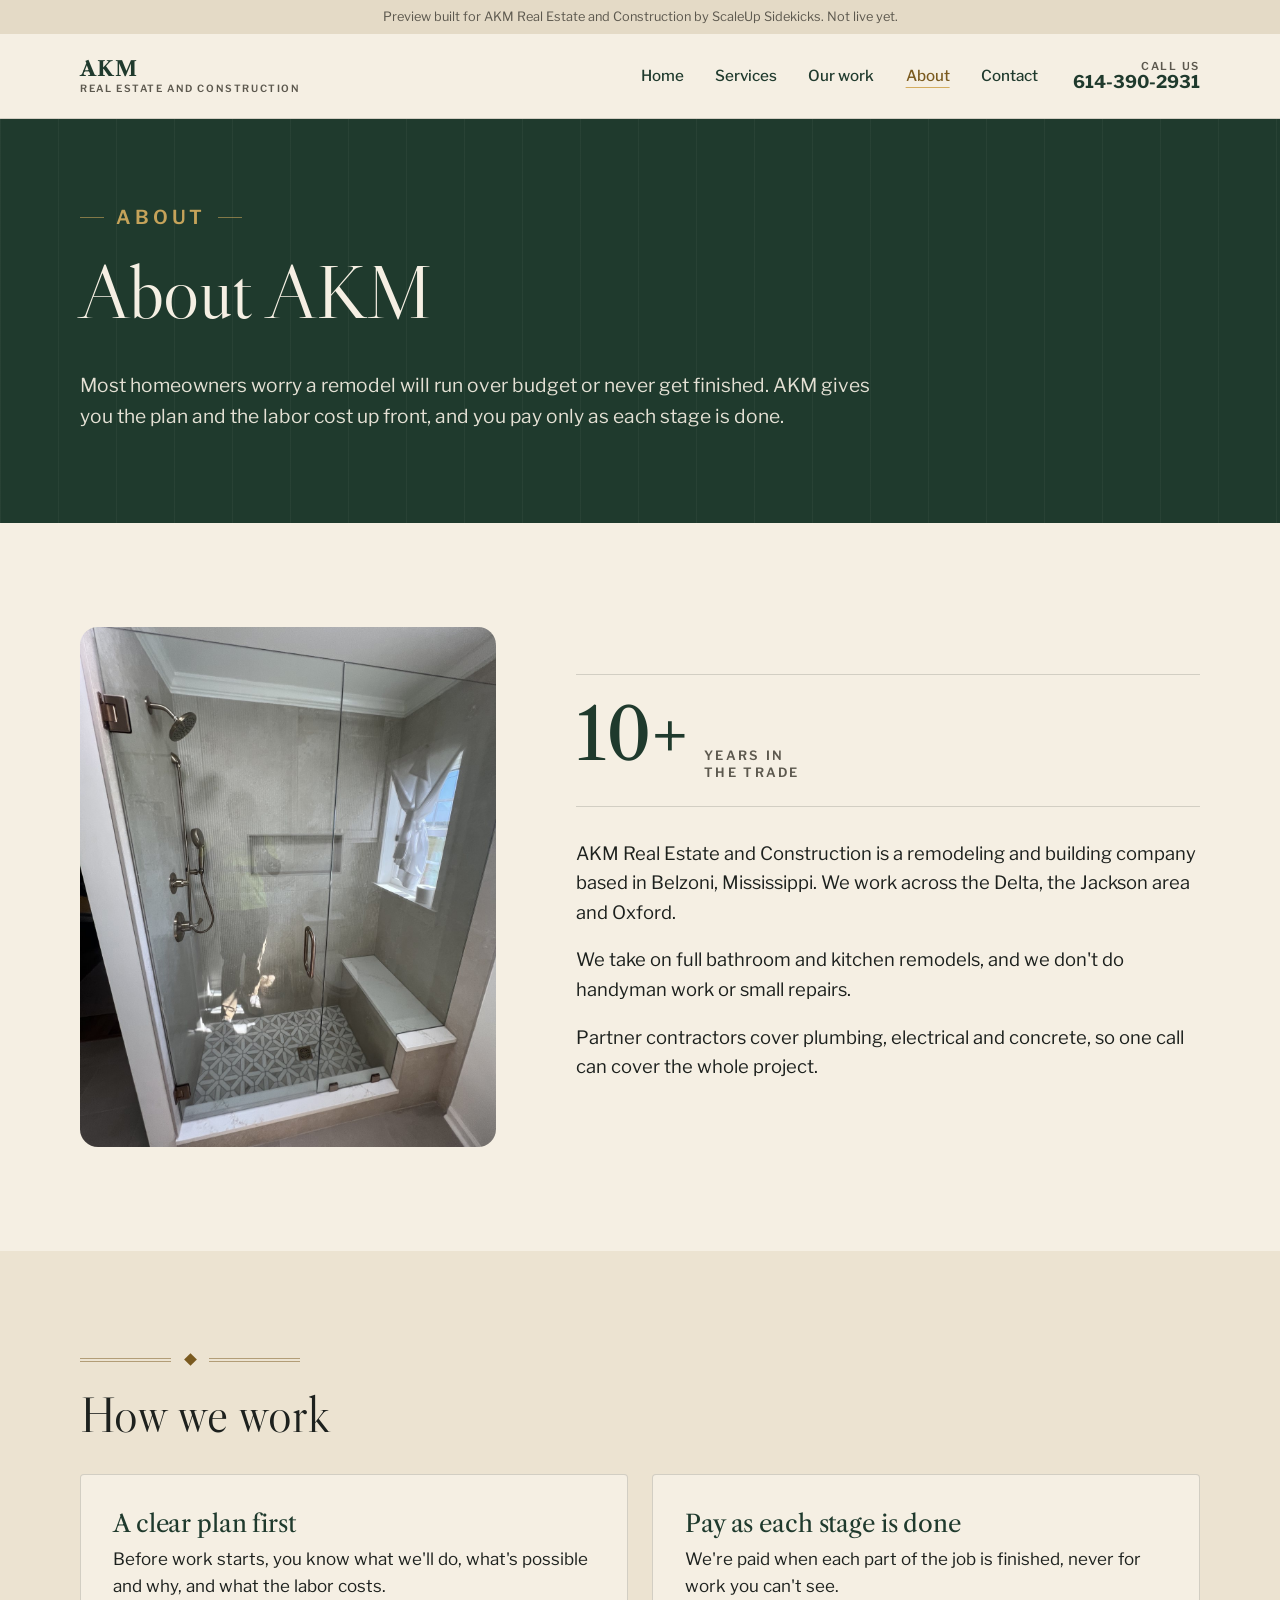
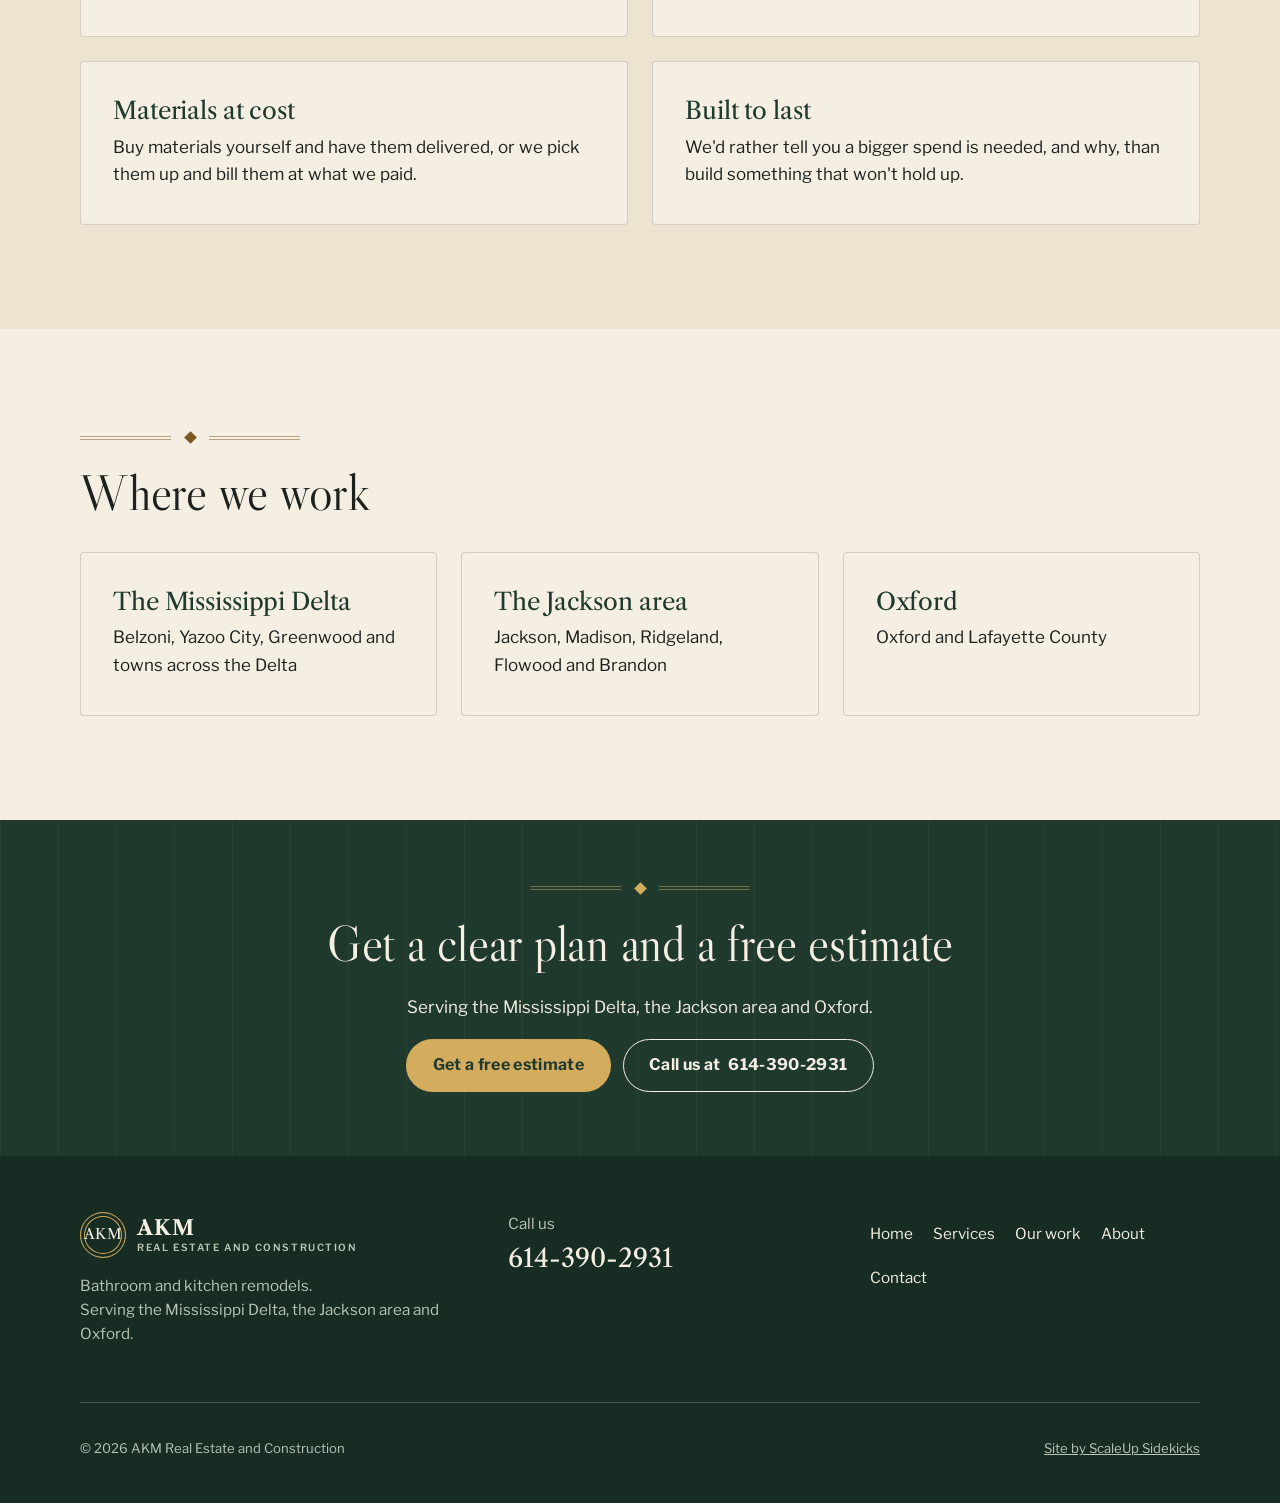
<file: previews/akm-construction-61pe/about.html>
<!doctype html>
<html lang="en">
<head>
<meta charset="utf-8">
<meta name="viewport" content="width=device-width, initial-scale=1">
<meta name="robots" content="noindex, nofollow">
<title>About AKM Real Estate and Construction | Belzoni, MS</title>
<meta name="description" content="AKM Real Estate and Construction remodels bathrooms and kitchens across the Mississippi Delta, the Jackson area and Oxford. Free estimates.">
<meta property="og:type" content="website">
<meta property="og:title" content="About AKM Real Estate and Construction | Belzoni, MS">
<meta property="og:description" content="AKM Real Estate and Construction remodels bathrooms and kitchens across the Mississippi Delta, the Jackson area and Oxford. Free estimates.">
<meta property="og:site_name" content="AKM Real Estate and Construction">
<meta name="theme-color" content="#1F3A2D">
<link rel="preconnect" href="https://fonts.googleapis.com">
<link rel="preconnect" href="https://fonts.gstatic.com" crossorigin>
<link href="https://fonts.googleapis.com/css2?family=Libre+Caslon+Display&family=Libre+Caslon+Text:ital,wght@0,400;0,700;1,400&family=Libre+Franklin:wght@400;500;600;700&display=swap" rel="stylesheet">
<link rel="stylesheet" href="styles.css">
</head>
<body>
<div class="preview-banner">Preview built for AKM Real Estate and Construction by ScaleUp Sidekicks. Not live yet.</div>
<header class="site-header">
  <div class="wrap header-inner">
    <a class="brand" href="index.html" aria-label="AKM Real Estate and Construction home"><span class="monogram" aria-hidden="true">AKM</span><span class="brand-text"><span class="brand-name">AKM</span><span class="brand-sub">Real Estate and Construction</span></span></a>
    <div class="header-right">
      <nav class="site-nav" id="site-nav" aria-label="Main">
        <ul>
          <li><a href="index.html">Home</a></li>
          <li><a href="services.html">Services</a></li>
          <li><a href="work.html">Our work</a></li>
          <li><a href="about.html" aria-current="page">About</a></li>
          <li><a href="contact.html">Contact</a></li>
        </ul>
      </nav>
      <a class="header-phone" data-phone="tel" hidden><small>Call us</small><span data-phone-text></span></a>
      <a class="btn btn-green header-cta" data-no-phone href="contact.html#quote">Free estimate</a>
      <button class="menu-toggle" type="button" aria-expanded="false" aria-controls="site-nav" aria-label="Menu"><span></span></button>
    </div>
  </div>
</header>
<main>
<section class="page-head on-green">
  <div class="wrap">
    <p class="eyebrow">About</p>
    <h1>About AKM</h1>
    <p>Most homeowners worry a remodel will run over budget or never get finished. AKM gives you the plan and the labor cost up front, and you pay only as each stage is done.</p>
  </div>
</section>

<section class="section on-paper">
  <div class="wrap about-grid">
    <div class="photo"><img src="images/more-shower-glass.jpg" alt="Finished shower with a glass door, a niche, a bench and a patterned floor" width="1200" height="1600" loading="lazy"></div>
    <div>
      <div class="stat" style="margin-bottom:2rem"><span class="stat-num">10+</span><span class="stat-label">years in the trade</span></div>
      <p>AKM Real Estate and Construction is a remodeling and building company based in Belzoni, Mississippi. We work across the Delta, the Jackson area and Oxford.</p>
      <p>We take on full bathroom and kitchen remodels, and we don&#x27;t do handyman work or small repairs.</p>
      <p>Partner contractors cover plumbing, electrical and concrete, so one call can cover the whole project.</p>
    </div>
  </div>
</section>

<section class="section on-paper-2">
  <div class="wrap">
    <div class="ornament" aria-hidden="true"><span></span></div>
    <h2>How we work</h2>
    <div class="points">
      <div class="point">
        <h3>A clear plan first</h3>
        <p>Before work starts, you know what we&#x27;ll do, what&#x27;s possible and why, and what the labor costs.</p>
      </div>
      <div class="point">
        <h3>Pay as each stage is done</h3>
        <p>We&#x27;re paid when each part of the job is finished, never for work you can&#x27;t see.</p>
      </div>
      <div class="point">
        <h3>Materials at cost</h3>
        <p>Buy materials yourself and have them delivered, or we pick them up and bill them at what we paid.</p>
      </div>
      <div class="point">
        <h3>Built to last</h3>
        <p>We&#x27;d rather tell you a bigger spend is needed, and why, than build something that won&#x27;t hold up.</p>
      </div>
    </div>
  </div>
</section>

<section class="section on-paper" id="areas">
  <div class="wrap">
    <div class="ornament" aria-hidden="true"><span></span></div>
    <h2>Where we work</h2>
    <div class="points points-3">
      <div class="point">
        <h3>The Mississippi Delta</h3>
        <p>Belzoni, Yazoo City, Greenwood and towns across the Delta</p>
      </div>
      <div class="point">
        <h3>The Jackson area</h3>
        <p>Jackson, Madison, Ridgeland, Flowood and Brandon</p>
      </div>
      <div class="point">
        <h3>Oxford</h3>
        <p>Oxford and Lafayette County</p>
      </div>
    </div>
  </div>
</section>

<section class="closing on-green center">
  <div class="wrap">
    <div class="ornament" aria-hidden="true"><span></span></div>
    <h2>Get a clear plan and a free estimate</h2>
    <p>Serving the Mississippi Delta, the Jackson area and Oxford.</p>
    <div class="btn-row">
      <a class="btn btn-brass" href="contact.html#quote">Get a free estimate</a>
      <a class="btn btn-line" data-phone="tel" hidden>Call us at <span data-phone-text></span></a>
    </div>
  </div>
</section>
</main>

<footer class="site-footer">
  <div class="wrap">
    <div class="footer-grid">
      <div>
        <a class="brand" href="index.html" aria-label="AKM Real Estate and Construction home"><span class="monogram" aria-hidden="true">AKM</span><span class="brand-text"><span class="brand-name">AKM</span><span class="brand-sub">Real Estate and Construction</span></span></a>
        <p style="margin-top:1rem">Bathroom and kitchen remodels.<br>Serving the Mississippi Delta, the Jackson area and Oxford.</p>
      </div>
      <div>
        <div data-phone-block hidden>
          <p style="margin:0">Call us</p>
          <a class="footer-phone" data-phone="tel" hidden><span data-phone-text></span></a>
        </div>
        <a class="footer-cta" data-no-phone href="contact.html#quote">Get a free estimate</a>
      </div>
      <div>
        <ul class="footer-nav">
          <li><a href="index.html">Home</a></li>
          <li><a href="services.html">Services</a></li>
          <li><a href="work.html">Our work</a></li>
          <li><a href="about.html">About</a></li>
          <li><a href="contact.html">Contact</a></li>
        </ul>
      </div>
    </div>
    <div class="footer-base">
      <span>&copy; 2026 AKM Real Estate and Construction</span>
      <a href="https://scaleupsidekicks.com/">Site by ScaleUp Sidekicks</a>
    </div>
  </div>
</footer>

<div class="call-bar">
  <a class="btn btn-brass" data-no-phone href="contact.html#quote">Get a free estimate</a>
  <a class="btn btn-brass" data-phone="tel" hidden>Call us</a>
  <a class="btn btn-line" data-phone-block hidden href="contact.html#quote">Free estimate</a>
</div>

<script src="site.js"></script>
</body>
</html>
</file>
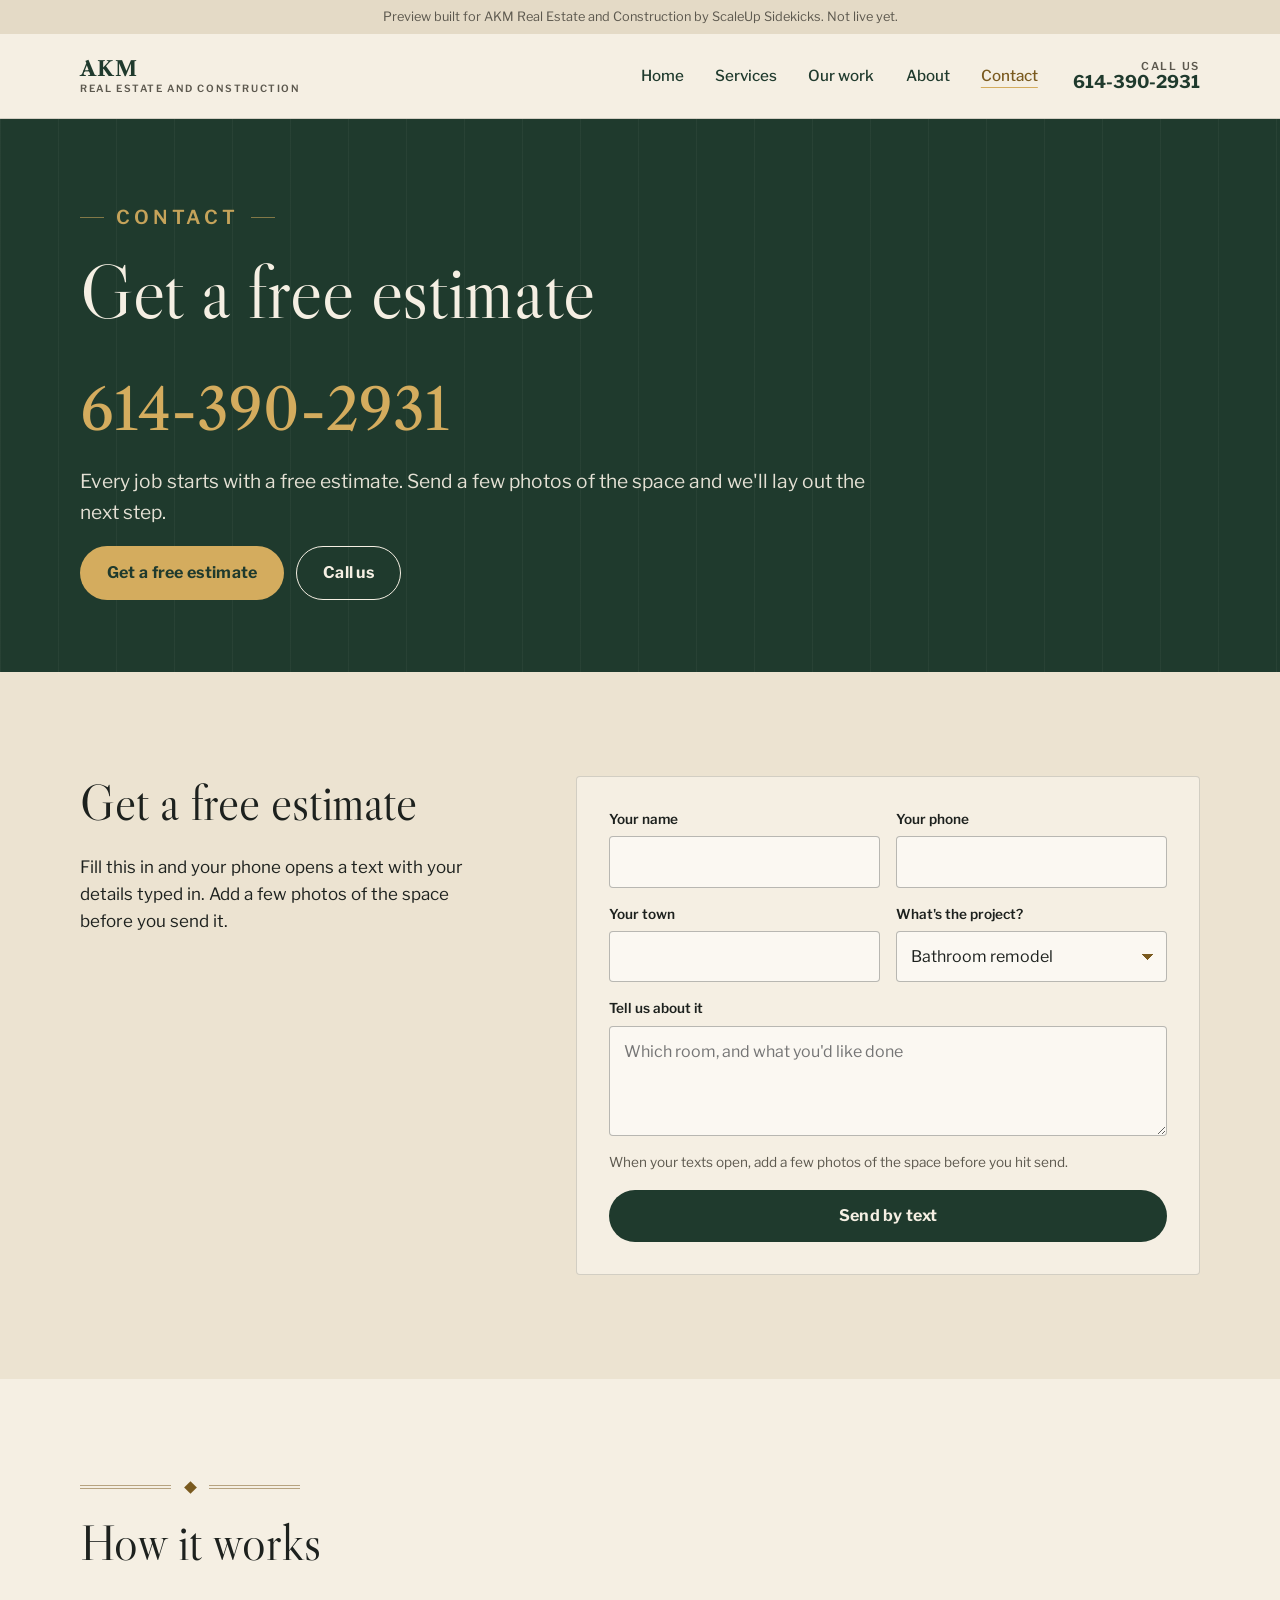
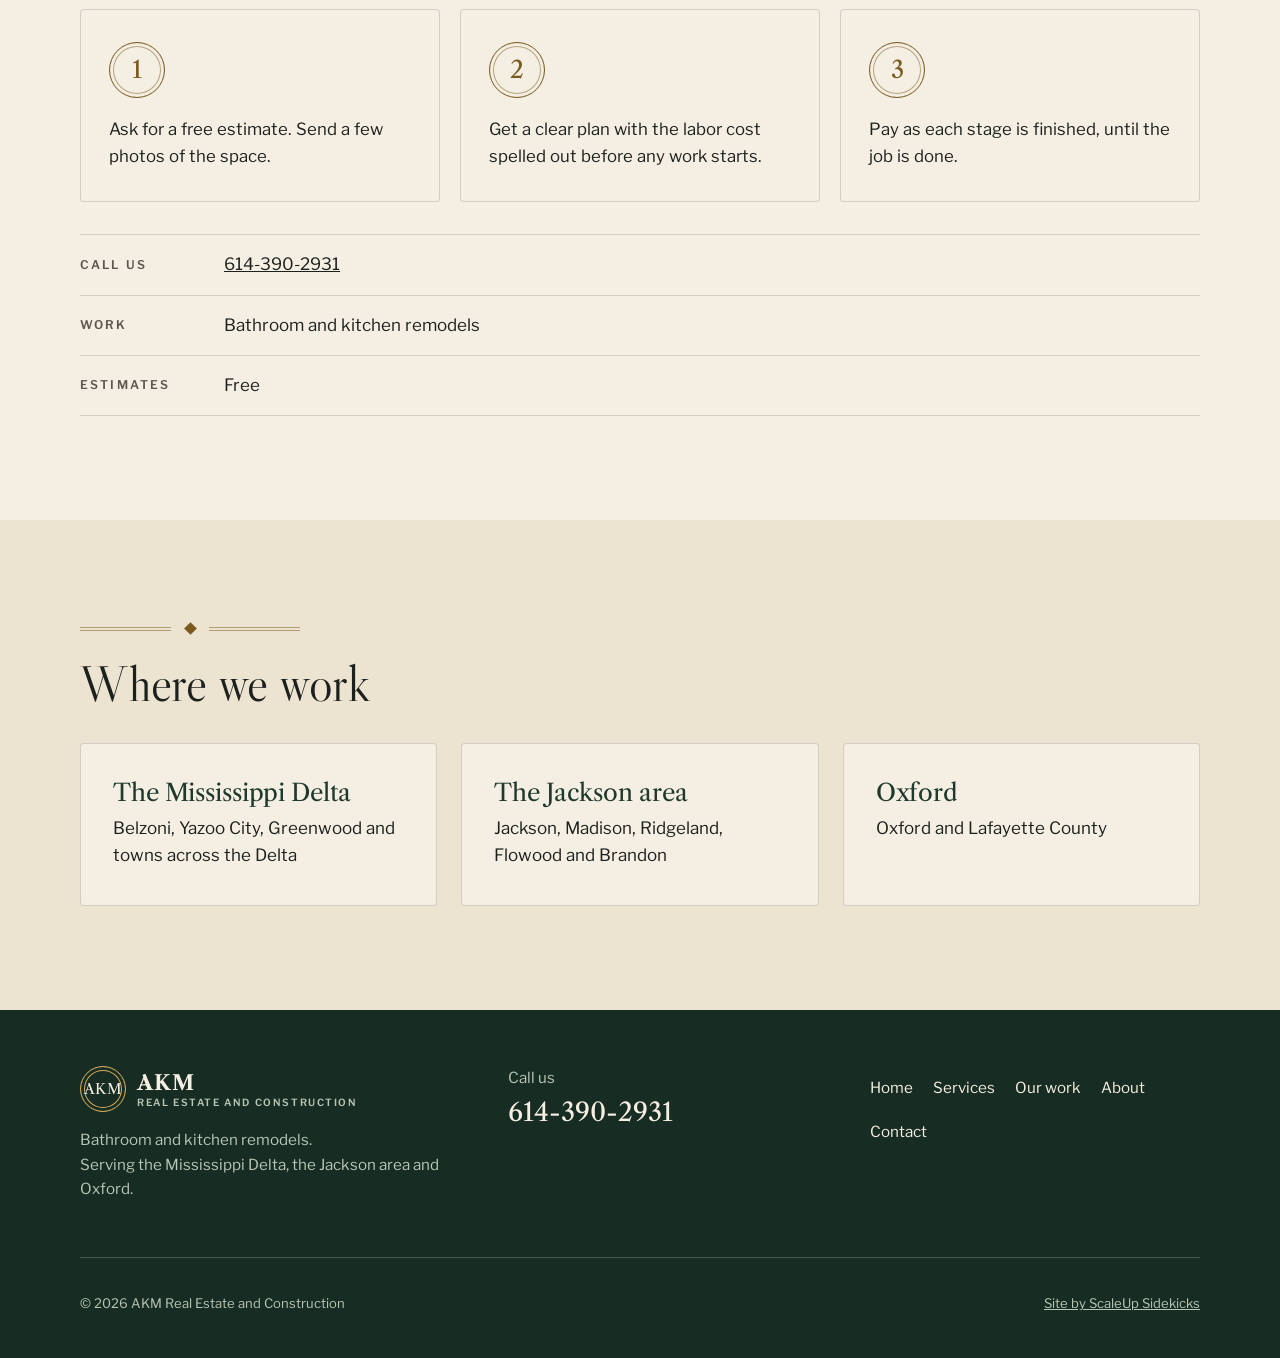
<file: previews/akm-construction-61pe/contact.html>
<!doctype html>
<html lang="en">
<head>
<meta charset="utf-8">
<meta name="viewport" content="width=device-width, initial-scale=1">
<meta name="robots" content="noindex, nofollow">
<title>Free Remodeling Estimates, Belzoni MS | AKM</title>
<meta name="description" content="Free estimates from AKM Real Estate and Construction for bathroom and kitchen remodels in the Delta, Madison, Ridgeland, Jackson and Oxford.">
<meta property="og:type" content="website">
<meta property="og:title" content="Free Remodeling Estimates, Belzoni MS | AKM">
<meta property="og:description" content="Free estimates from AKM Real Estate and Construction for bathroom and kitchen remodels in the Delta, Madison, Ridgeland, Jackson and Oxford.">
<meta property="og:site_name" content="AKM Real Estate and Construction">
<meta name="theme-color" content="#1F3A2D">
<link rel="preconnect" href="https://fonts.googleapis.com">
<link rel="preconnect" href="https://fonts.gstatic.com" crossorigin>
<link href="https://fonts.googleapis.com/css2?family=Libre+Caslon+Display&family=Libre+Caslon+Text:ital,wght@0,400;0,700;1,400&family=Libre+Franklin:wght@400;500;600;700&display=swap" rel="stylesheet">
<link rel="stylesheet" href="styles.css">
</head>
<body>
<div class="preview-banner">Preview built for AKM Real Estate and Construction by ScaleUp Sidekicks. Not live yet.</div>
<header class="site-header">
  <div class="wrap header-inner">
    <a class="brand" href="index.html" aria-label="AKM Real Estate and Construction home"><span class="monogram" aria-hidden="true">AKM</span><span class="brand-text"><span class="brand-name">AKM</span><span class="brand-sub">Real Estate and Construction</span></span></a>
    <div class="header-right">
      <nav class="site-nav" id="site-nav" aria-label="Main">
        <ul>
          <li><a href="index.html">Home</a></li>
          <li><a href="services.html">Services</a></li>
          <li><a href="work.html">Our work</a></li>
          <li><a href="about.html">About</a></li>
          <li><a href="contact.html" aria-current="page">Contact</a></li>
        </ul>
      </nav>
      <a class="header-phone" data-phone="tel" hidden><small>Call us</small><span data-phone-text></span></a>
      <a class="btn btn-green header-cta" data-no-phone href="#quote">Free estimate</a>
      <button class="menu-toggle" type="button" aria-expanded="false" aria-controls="site-nav" aria-label="Menu"><span></span></button>
    </div>
  </div>
</header>
<main>
<section class="page-head on-green">
  <div class="wrap">
    <p class="eyebrow">Contact</p>
    <h1>Get a free estimate</h1>
    <a class="contact-phone" data-phone="tel" hidden><span data-phone-text></span></a>
    <p>Every job starts with a free estimate. Send a few photos of the space and we&#x27;ll lay out the next step.</p>
    <div class="btn-row">
      <a class="btn btn-brass" href="#quote">Get a free estimate</a>
      <a class="btn btn-line" data-phone="tel" hidden>Call us</a>
    </div>
  </div>
</section>

<section class="section on-paper-2" id="quote">
  <div class="wrap quote-grid">
    <div>
      <h2>Get a free estimate</h2>
      <p>Fill this in and your phone opens a text with your details typed in. Add a few photos of the space before you send it.</p>
    </div>
    <form class="quote-form" data-sms="+16146238379">
      <div class="field"><label for="c-name">Your name</label><input id="c-name" name="name" autocomplete="name" required></div>
      <div class="field"><label for="c-phone">Your phone</label><input id="c-phone" name="phone" type="tel" autocomplete="tel" required></div>
      <div class="field"><label for="c-town">Your town</label><input id="c-town" name="town" autocomplete="address-level2" required></div>
      <div class="field"><label for="c-project">What&#x27;s the project?</label>
        <select id="c-project" name="project" required>
          <option>Bathroom remodel</option>
          <option>Kitchen remodel</option>
          <option>Other remodel</option>
        </select>
      </div>
      <div class="field full"><label for="c-need">Tell us about it</label><textarea id="c-need" name="need" required placeholder="Which room, and what you&#x27;d like done"></textarea></div>
      <p class="form-note full" data-tip data-photo-tip="When your texts open, add a few photos of the space before you hit send.">When your texts open, add a few photos of the space before you hit send.</p>
      <div class="full"><button class="btn btn-green" type="submit">Send by text</button></div>
    </form>
  </div>
</section>

<section class="section on-paper">
  <div class="wrap">
    <div class="ornament" aria-hidden="true"><span></span></div>
    <h2>How it works</h2>
    <ol class="steps">
      <li><span>Ask for a free estimate. Send a few photos of the space.</span></li>
      <li><span>Get a clear plan with the labor cost spelled out before any work starts.</span></li>
      <li><span>Pay as each stage is finished, until the job is done.</span></li>
    </ol>
    <ul class="facts">
      <li data-phone-block hidden><b>Call us</b><span><a data-phone="tel" hidden><span data-phone-text></span></a></span></li>
      <li><b>Work</b><span>Bathroom and kitchen remodels</span></li>
      <li><b>Estimates</b><span>Free</span></li>
    </ul>
  </div>
</section>

<section class="section on-paper-2" id="areas">
  <div class="wrap">
    <div class="ornament" aria-hidden="true"><span></span></div>
    <h2>Where we work</h2>
    <div class="points points-3">
      <div class="point">
        <h3>The Mississippi Delta</h3>
        <p>Belzoni, Yazoo City, Greenwood and towns across the Delta</p>
      </div>
      <div class="point">
        <h3>The Jackson area</h3>
        <p>Jackson, Madison, Ridgeland, Flowood and Brandon</p>
      </div>
      <div class="point">
        <h3>Oxford</h3>
        <p>Oxford and Lafayette County</p>
      </div>
    </div>
  </div>
</section>
</main>

<footer class="site-footer">
  <div class="wrap">
    <div class="footer-grid">
      <div>
        <a class="brand" href="index.html" aria-label="AKM Real Estate and Construction home"><span class="monogram" aria-hidden="true">AKM</span><span class="brand-text"><span class="brand-name">AKM</span><span class="brand-sub">Real Estate and Construction</span></span></a>
        <p style="margin-top:1rem">Bathroom and kitchen remodels.<br>Serving the Mississippi Delta, the Jackson area and Oxford.</p>
      </div>
      <div>
        <div data-phone-block hidden>
          <p style="margin:0">Call us</p>
          <a class="footer-phone" data-phone="tel" hidden><span data-phone-text></span></a>
        </div>
        <a class="footer-cta" data-no-phone href="#quote">Get a free estimate</a>
      </div>
      <div>
        <ul class="footer-nav">
          <li><a href="index.html">Home</a></li>
          <li><a href="services.html">Services</a></li>
          <li><a href="work.html">Our work</a></li>
          <li><a href="about.html">About</a></li>
          <li><a href="contact.html">Contact</a></li>
        </ul>
      </div>
    </div>
    <div class="footer-base">
      <span>&copy; 2026 AKM Real Estate and Construction</span>
      <a href="https://scaleupsidekicks.com/">Site by ScaleUp Sidekicks</a>
    </div>
  </div>
</footer>

<div class="call-bar">
  <a class="btn btn-brass" data-no-phone href="#quote">Get a free estimate</a>
  <a class="btn btn-brass" data-phone="tel" hidden>Call us</a>
  <a class="btn btn-line" data-phone-block hidden href="#quote">Free estimate</a>
</div>

<script src="site.js"></script>
</body>
</html>
</file>
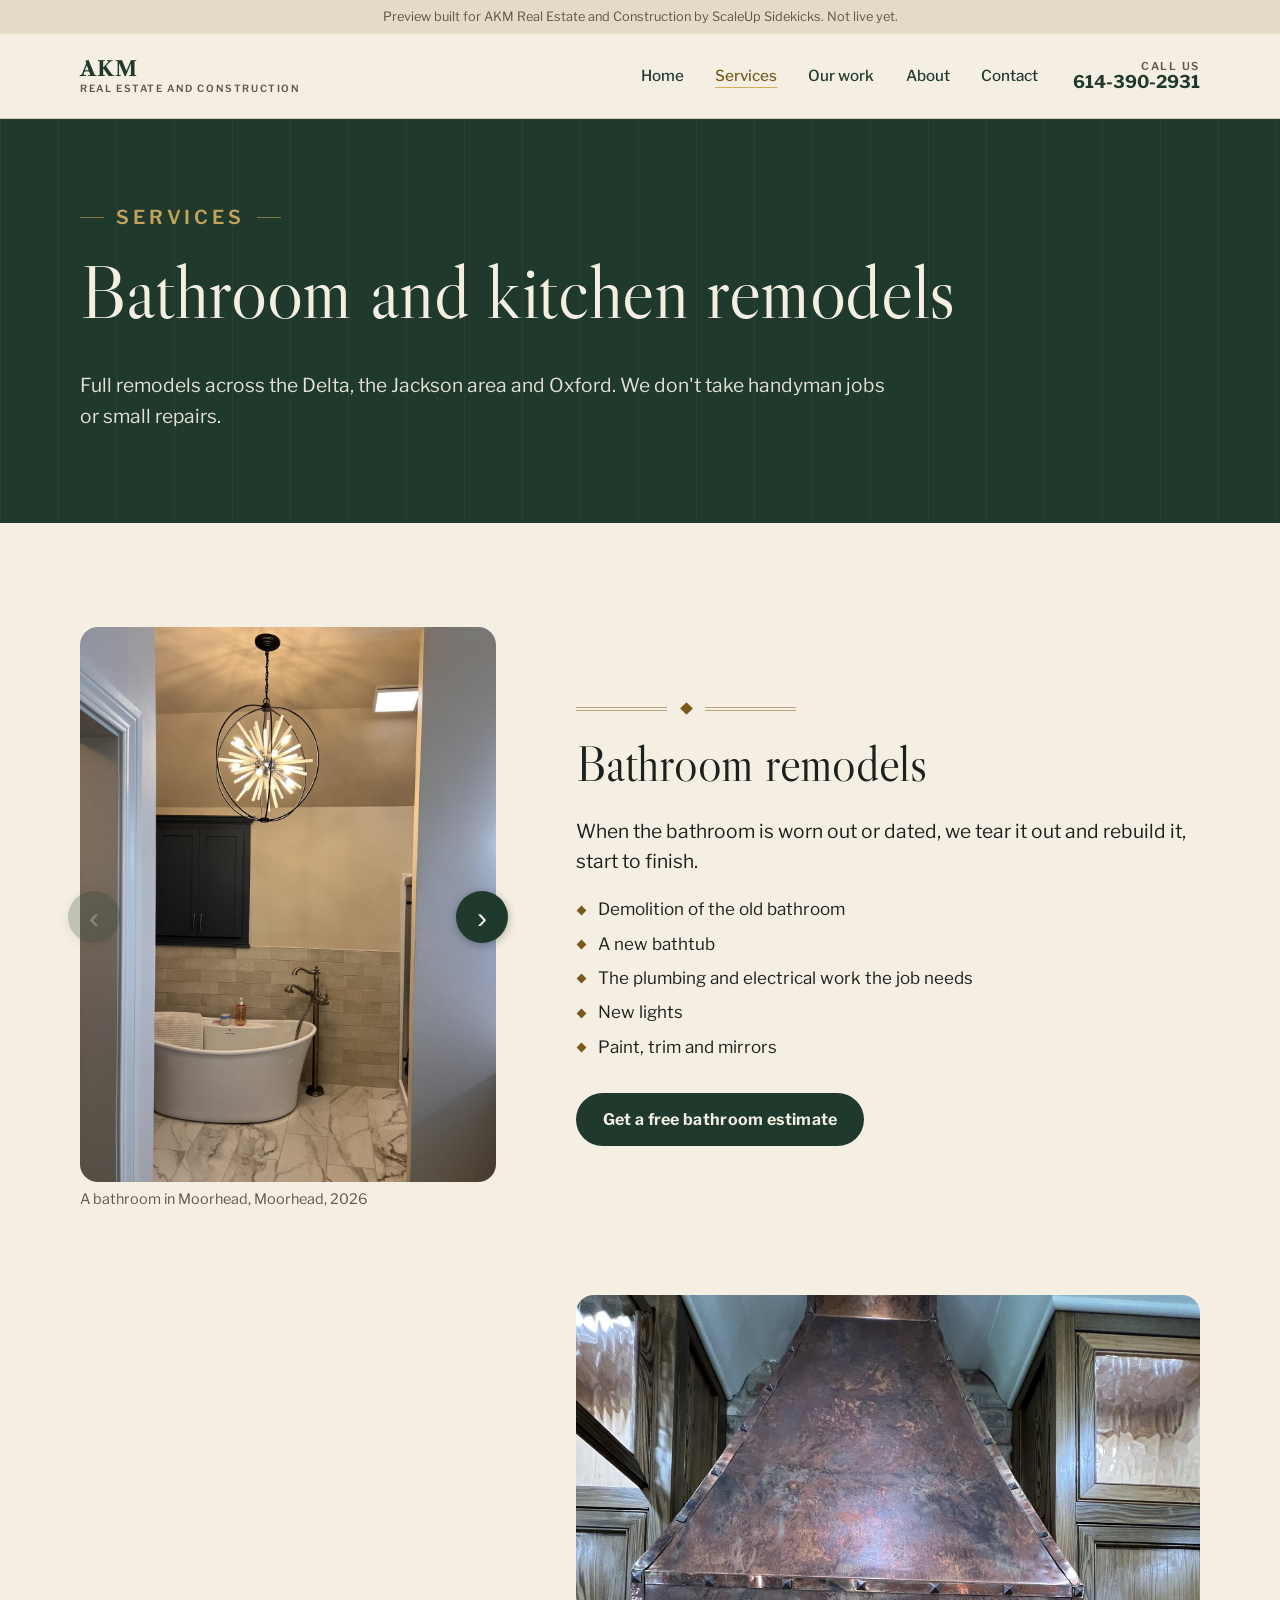
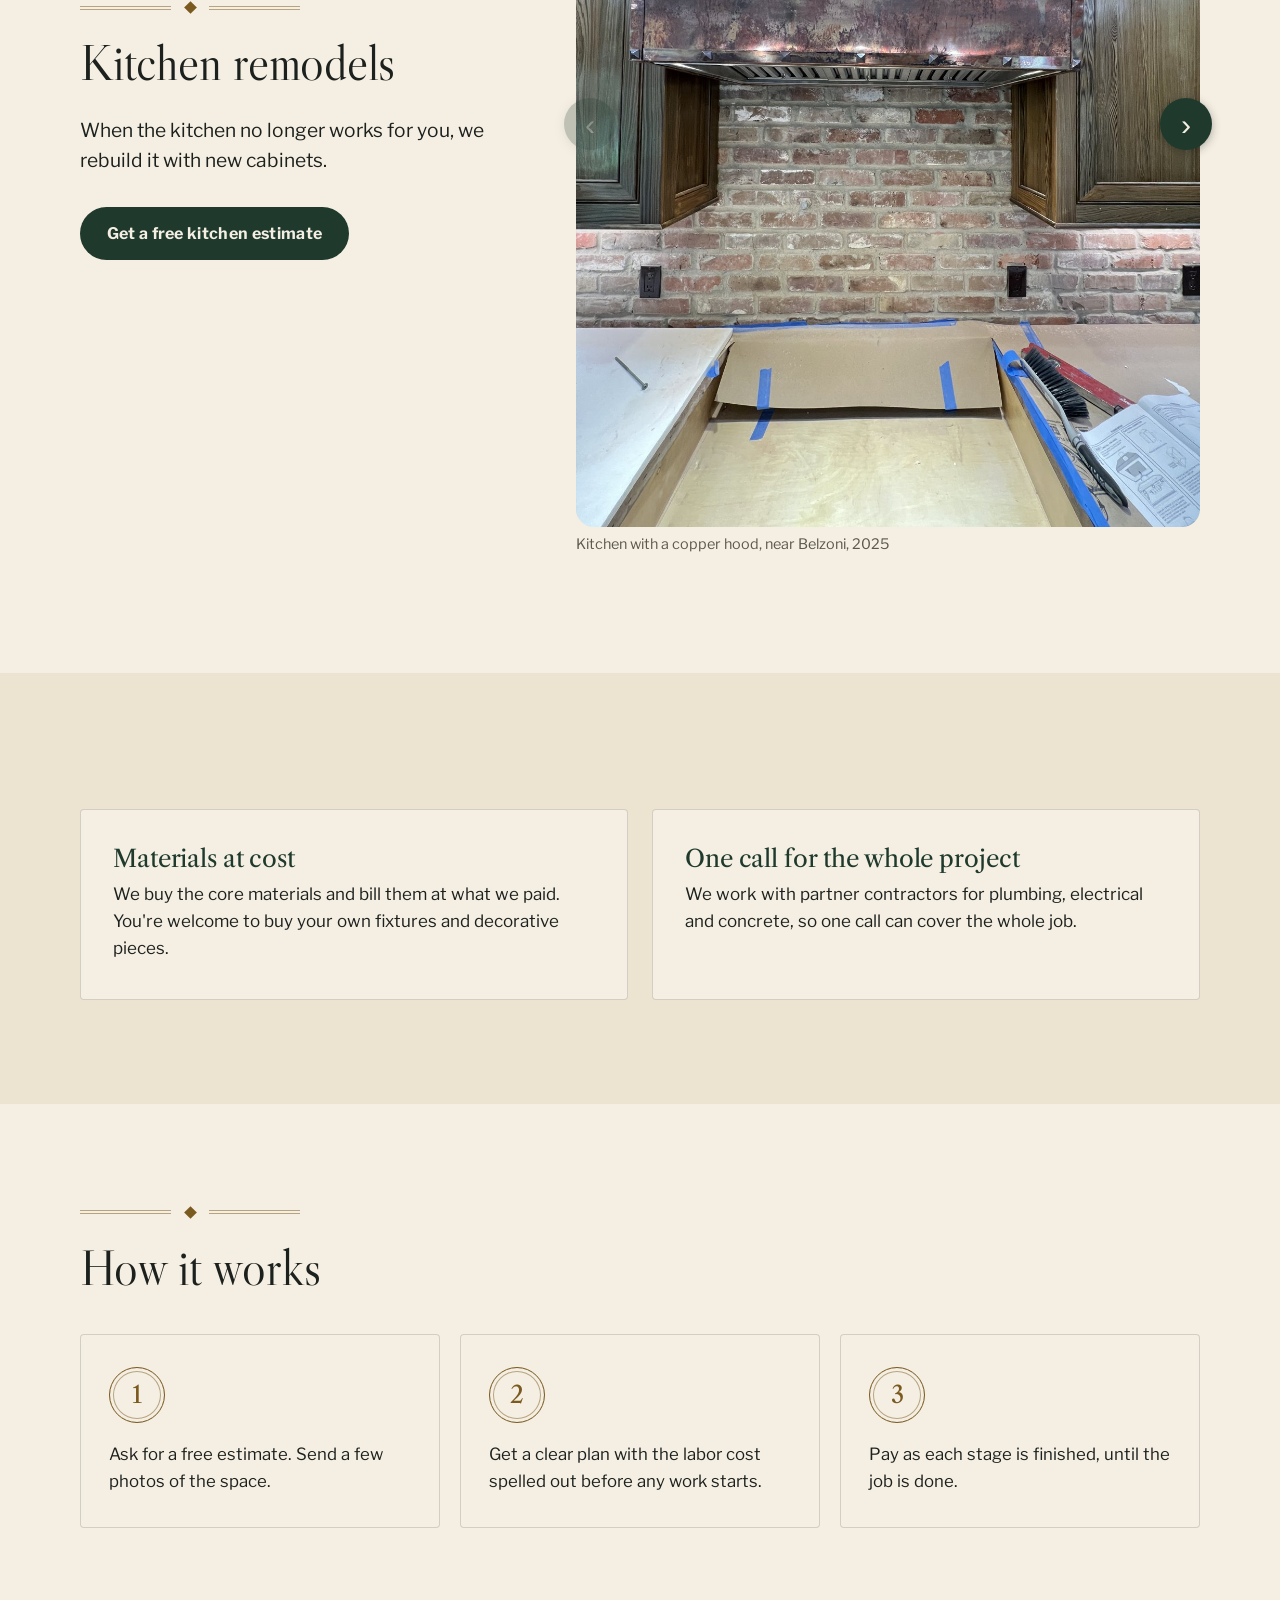
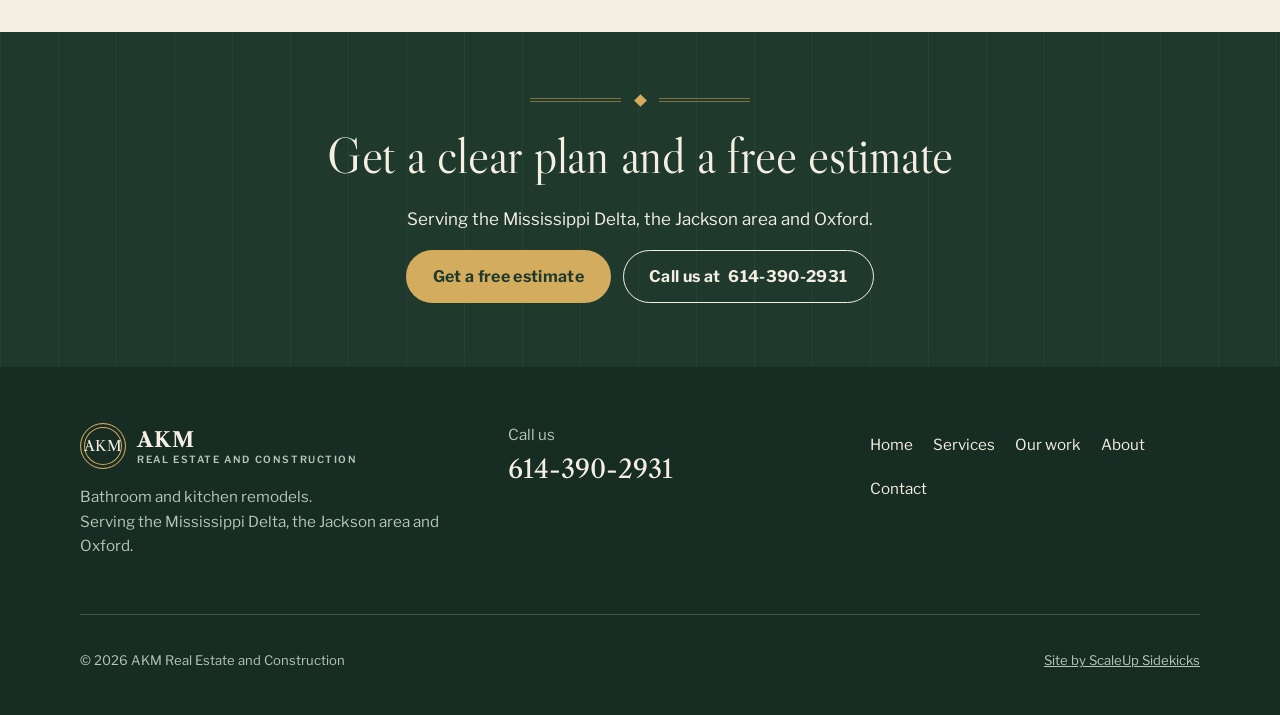
<file: previews/akm-construction-61pe/services.html>
<!doctype html>
<html lang="en">
<head>
<meta charset="utf-8">
<meta name="viewport" content="width=device-width, initial-scale=1">
<meta name="robots" content="noindex, nofollow">
<title>Bathroom and Kitchen Remodels in Mississippi | AKM</title>
<meta name="description" content="Full bathroom and kitchen remodels in the Delta, Madison, Ridgeland, Jackson and Oxford. A clear plan and a free estimate from AKM.">
<meta property="og:type" content="website">
<meta property="og:title" content="Bathroom and Kitchen Remodels in Mississippi | AKM">
<meta property="og:description" content="Full bathroom and kitchen remodels in the Delta, Madison, Ridgeland, Jackson and Oxford. A clear plan and a free estimate from AKM.">
<meta property="og:site_name" content="AKM Real Estate and Construction">
<meta name="theme-color" content="#1F3A2D">
<link rel="preconnect" href="https://fonts.googleapis.com">
<link rel="preconnect" href="https://fonts.gstatic.com" crossorigin>
<link href="https://fonts.googleapis.com/css2?family=Libre+Caslon+Display&family=Libre+Caslon+Text:ital,wght@0,400;0,700;1,400&family=Libre+Franklin:wght@400;500;600;700&display=swap" rel="stylesheet">
<link rel="stylesheet" href="styles.css">
</head>
<body>
<div class="preview-banner">Preview built for AKM Real Estate and Construction by ScaleUp Sidekicks. Not live yet.</div>
<header class="site-header">
  <div class="wrap header-inner">
    <a class="brand" href="index.html" aria-label="AKM Real Estate and Construction home"><span class="monogram" aria-hidden="true">AKM</span><span class="brand-text"><span class="brand-name">AKM</span><span class="brand-sub">Real Estate and Construction</span></span></a>
    <div class="header-right">
      <nav class="site-nav" id="site-nav" aria-label="Main">
        <ul>
          <li><a href="index.html">Home</a></li>
          <li><a href="services.html" aria-current="page">Services</a></li>
          <li><a href="work.html">Our work</a></li>
          <li><a href="about.html">About</a></li>
          <li><a href="contact.html">Contact</a></li>
        </ul>
      </nav>
      <a class="header-phone" data-phone="tel" hidden><small>Call us</small><span data-phone-text></span></a>
      <a class="btn btn-green header-cta" data-no-phone href="contact.html#quote">Free estimate</a>
      <button class="menu-toggle" type="button" aria-expanded="false" aria-controls="site-nav" aria-label="Menu"><span></span></button>
    </div>
  </div>
</header>
<main>
<section class="page-head on-green">
  <div class="wrap">
    <p class="eyebrow">Services</p>
    <h1>Bathroom and kitchen remodels</h1>
    <p>Full remodels across the Delta, the Jackson area and Oxford. We don&#x27;t take handyman jobs or small repairs.</p>
  </div>
</section>

<section class="section on-paper">
  <div class="wrap">
    <article class="service-block" id="bathrooms">
      <div class="service-photos"><div class="rail-wrap"><div class="rail" role="group" aria-label="Bathroom remodels" tabindex="0"><figure class="slide"><a class="zoom" href="images/moorhead-6-after.jpg" data-group="svc-bathrooms" data-cap="A bathroom in Moorhead, Moorhead, 2026"><img src="images/moorhead-6-after.jpg" alt="Finished bathroom with a freestanding tub, a marble-look floor and a round chandelier" width="1200" height="1600" loading="lazy"></a><figcaption>A bathroom in Moorhead, Moorhead, 2026</figcaption></figure><figure class="slide"><a class="zoom" href="images/inverness-5-finished.jpg" data-group="svc-bathrooms" data-cap="A shower in Inverness, Inverness, 2026"><img src="images/inverness-5-finished.jpg" alt="Finished tiled shower with a bench, a niche and a hex mosaic floor" width="1200" height="1600" loading="lazy"></a><figcaption>A shower in Inverness, Inverness, 2026</figcaption></figure><figure class="slide"><a class="zoom" href="images/tubbath-4-after.jpg" data-group="svc-bathrooms" data-cap="A tub and shower near Belzoni, near Belzoni, 2025"><img src="images/tubbath-4-after.jpg" alt="New tiled tub surround with a window and a niche" width="1200" height="1600" loading="lazy"></a><figcaption>A tub and shower near Belzoni, near Belzoni, 2025</figcaption></figure><figure class="slide"><a class="zoom" href="images/more-shower-glass.jpg" data-group="svc-bathrooms" data-cap="Shower remodel, near Belzoni, 2025"><img src="images/more-shower-glass.jpg" alt="Finished shower with a glass door, a niche, a bench and a patterned floor" width="1200" height="1600" loading="lazy"></a><figcaption>Shower remodel, near Belzoni, 2025</figcaption></figure></div><p class="rail-hint" aria-hidden="true">Swipe to see more</p></div></div>
      <div>
        <div class="ornament" aria-hidden="true"><span></span></div>
        <h2>Bathroom remodels</h2>
        <p class="lede">When the bathroom is worn out or dated, we tear it out and rebuild it, start to finish.</p>
        <ul class="included"><li>Demolition of the old bathroom</li><li>A new bathtub</li><li>The plumbing and electrical work the job needs</li><li>New lights</li><li>Paint, trim and mirrors</li></ul>
        
        <a class="btn btn-green" href="contact.html?project=Bathroom+remodel#quote">Get a free bathroom estimate</a>
      </div>
    </article>
    <article class="service-block" id="kitchens">
      <div class="service-photos"><div class="rail-wrap"><div class="rail" role="group" aria-label="Kitchen remodels" tabindex="0"><figure class="slide"><a class="zoom" href="images/hood-3-after.jpg" data-group="svc-kitchens" data-cap="Kitchen with a copper hood, near Belzoni, 2025"><img src="images/hood-3-after.jpg" alt="Copper range hood on the brick wall between stained cabinets" width="1200" height="1600" loading="lazy"></a><figcaption>Kitchen with a copper hood, near Belzoni, 2025</figcaption></figure><figure class="slide"><a class="zoom" href="images/island-5-after.jpg" data-group="svc-kitchens" data-cap="Kitchen with a granite island, near Belzoni, 2024"><img src="images/island-5-after.jpg" alt="Finished kitchen with white cabinets, granite, a stone backsplash and a steel hood by the window" width="1200" height="1600" loading="lazy"></a><figcaption>Kitchen with a granite island, near Belzoni, 2024</figcaption></figure><figure class="slide"><a class="zoom" href="images/more-kitchen-2025.jpg" data-group="svc-kitchens" data-cap="Kitchen remodel, near Belzoni, 2025"><img src="images/more-kitchen-2025.jpg" alt="Gray painted cabinets, a pendant light and a new island in a finished kitchen" width="1200" height="1600" loading="lazy"></a><figcaption>Kitchen remodel, near Belzoni, 2025</figcaption></figure><figure class="slide"><a class="zoom" href="images/more-kitchen-leland.jpg" data-group="svc-kitchens" data-cap="Kitchen remodel, near Leland, 2024"><img src="images/more-kitchen-leland.jpg" alt="Finished kitchen with white cabinets, a stone backsplash and a window over the sink" width="1200" height="1600" loading="lazy"></a><figcaption>Kitchen remodel, near Leland, 2024</figcaption></figure></div><p class="rail-hint" aria-hidden="true">Swipe to see more</p></div></div>
      <div>
        <div class="ornament" aria-hidden="true"><span></span></div>
        <h2>Kitchen remodels</h2>
        <p class="lede">When the kitchen no longer works for you, we rebuild it with new cabinets.</p>
        
        <a class="btn btn-green" href="contact.html?project=Kitchen+remodel#quote">Get a free kitchen estimate</a>
      </div>
    </article>
  </div>
</section>

<section class="section on-paper-2">
  <div class="wrap">
    <div class="points">
      <div class="point">
        <h3>Materials at cost</h3>
        <p>We buy the core materials and bill them at what we paid. You&#x27;re welcome to buy your own fixtures and decorative pieces.</p>
      </div>
      <div class="point">
        <h3>One call for the whole project</h3>
        <p>We work with partner contractors for plumbing, electrical and concrete, so one call can cover the whole job.</p>
      </div>
    </div>
  </div>
</section>

<section class="section on-paper">
  <div class="wrap">
    <div class="ornament" aria-hidden="true"><span></span></div>
    <h2>How it works</h2>
    <ol class="steps">
      <li><span>Ask for a free estimate. Send a few photos of the space.</span></li>
      <li><span>Get a clear plan with the labor cost spelled out before any work starts.</span></li>
      <li><span>Pay as each stage is finished, until the job is done.</span></li>
    </ol>
  </div>
</section>

<section class="closing on-green center">
  <div class="wrap">
    <div class="ornament" aria-hidden="true"><span></span></div>
    <h2>Get a clear plan and a free estimate</h2>
    <p>Serving the Mississippi Delta, the Jackson area and Oxford.</p>
    <div class="btn-row">
      <a class="btn btn-brass" href="contact.html#quote">Get a free estimate</a>
      <a class="btn btn-line" data-phone="tel" hidden>Call us at <span data-phone-text></span></a>
    </div>
  </div>
</section>
</main>

<footer class="site-footer">
  <div class="wrap">
    <div class="footer-grid">
      <div>
        <a class="brand" href="index.html" aria-label="AKM Real Estate and Construction home"><span class="monogram" aria-hidden="true">AKM</span><span class="brand-text"><span class="brand-name">AKM</span><span class="brand-sub">Real Estate and Construction</span></span></a>
        <p style="margin-top:1rem">Bathroom and kitchen remodels.<br>Serving the Mississippi Delta, the Jackson area and Oxford.</p>
      </div>
      <div>
        <div data-phone-block hidden>
          <p style="margin:0">Call us</p>
          <a class="footer-phone" data-phone="tel" hidden><span data-phone-text></span></a>
        </div>
        <a class="footer-cta" data-no-phone href="contact.html#quote">Get a free estimate</a>
      </div>
      <div>
        <ul class="footer-nav">
          <li><a href="index.html">Home</a></li>
          <li><a href="services.html">Services</a></li>
          <li><a href="work.html">Our work</a></li>
          <li><a href="about.html">About</a></li>
          <li><a href="contact.html">Contact</a></li>
        </ul>
      </div>
    </div>
    <div class="footer-base">
      <span>&copy; 2026 AKM Real Estate and Construction</span>
      <a href="https://scaleupsidekicks.com/">Site by ScaleUp Sidekicks</a>
    </div>
  </div>
</footer>

<div class="call-bar">
  <a class="btn btn-brass" data-no-phone href="contact.html#quote">Get a free estimate</a>
  <a class="btn btn-brass" data-phone="tel" hidden>Call us</a>
  <a class="btn btn-line" data-phone-block hidden href="contact.html#quote">Free estimate</a>
</div>

<script src="site.js"></script>
</body>
</html>
</file>
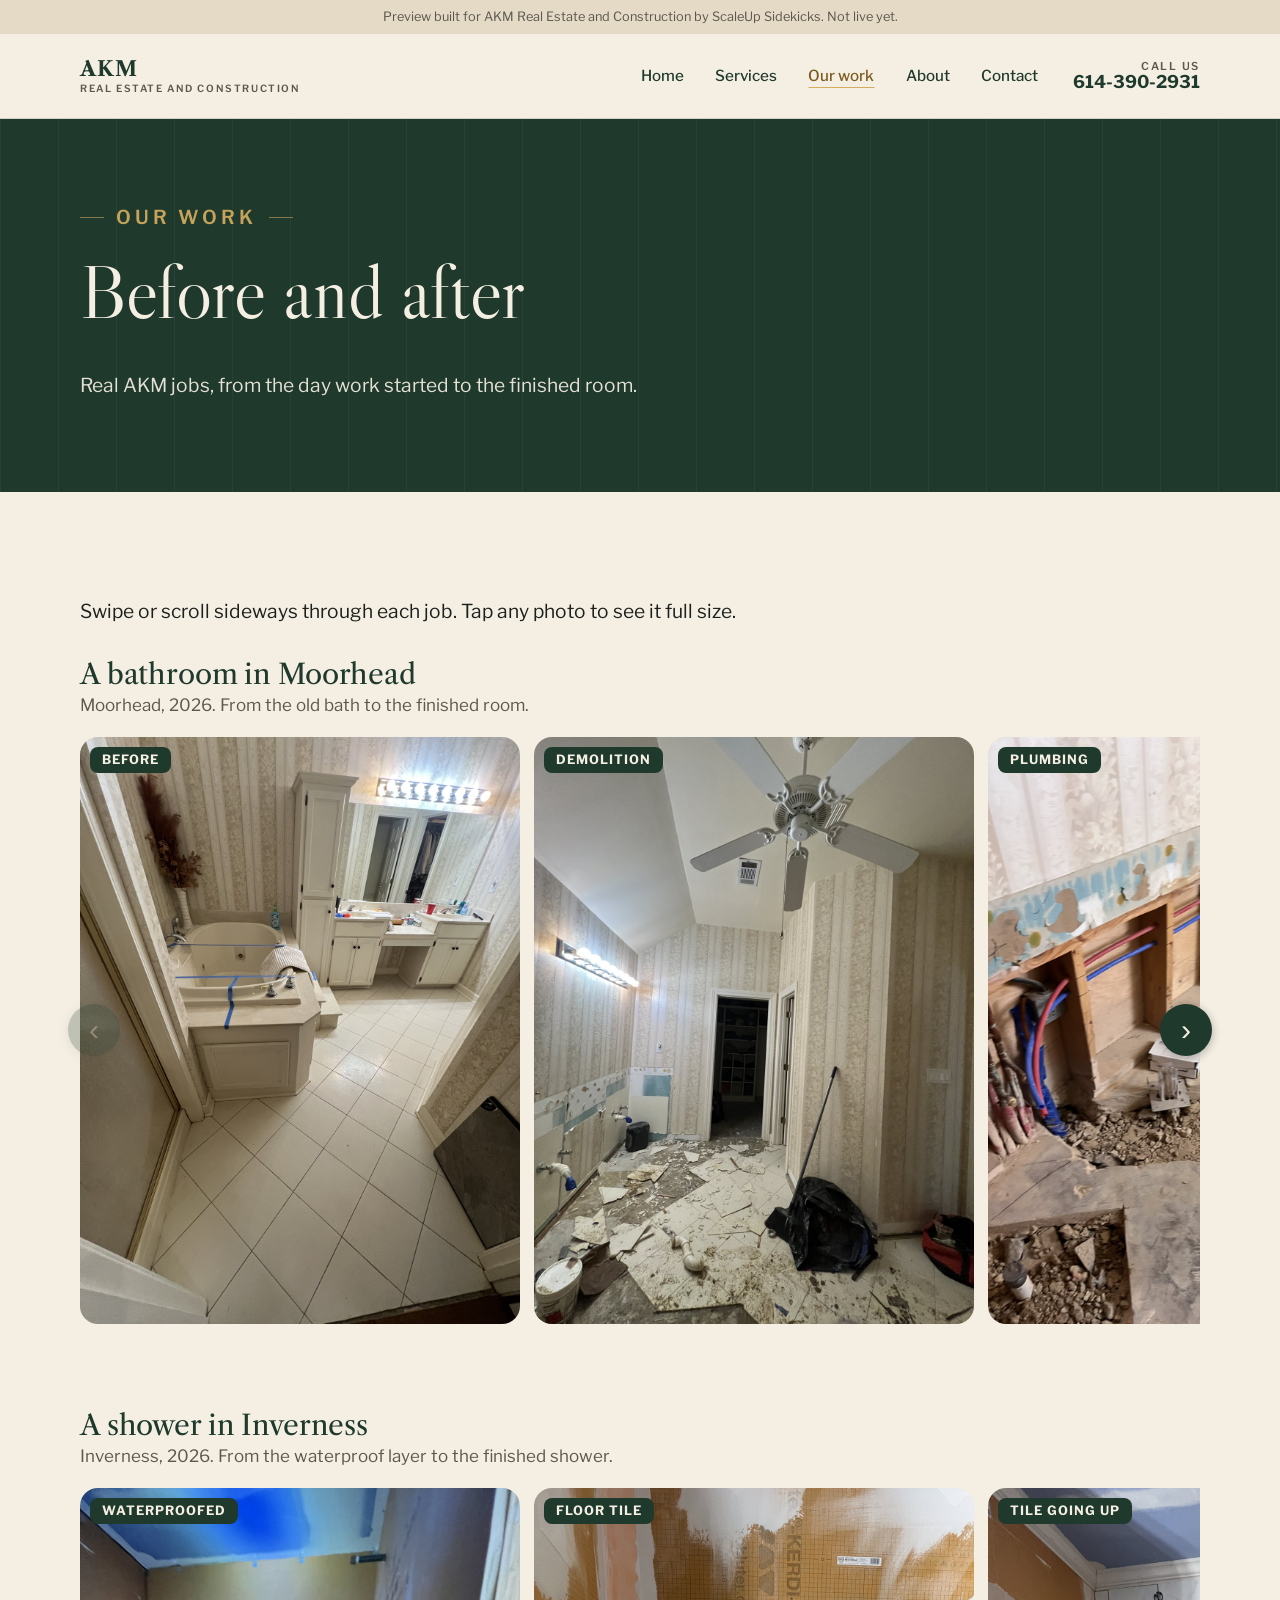
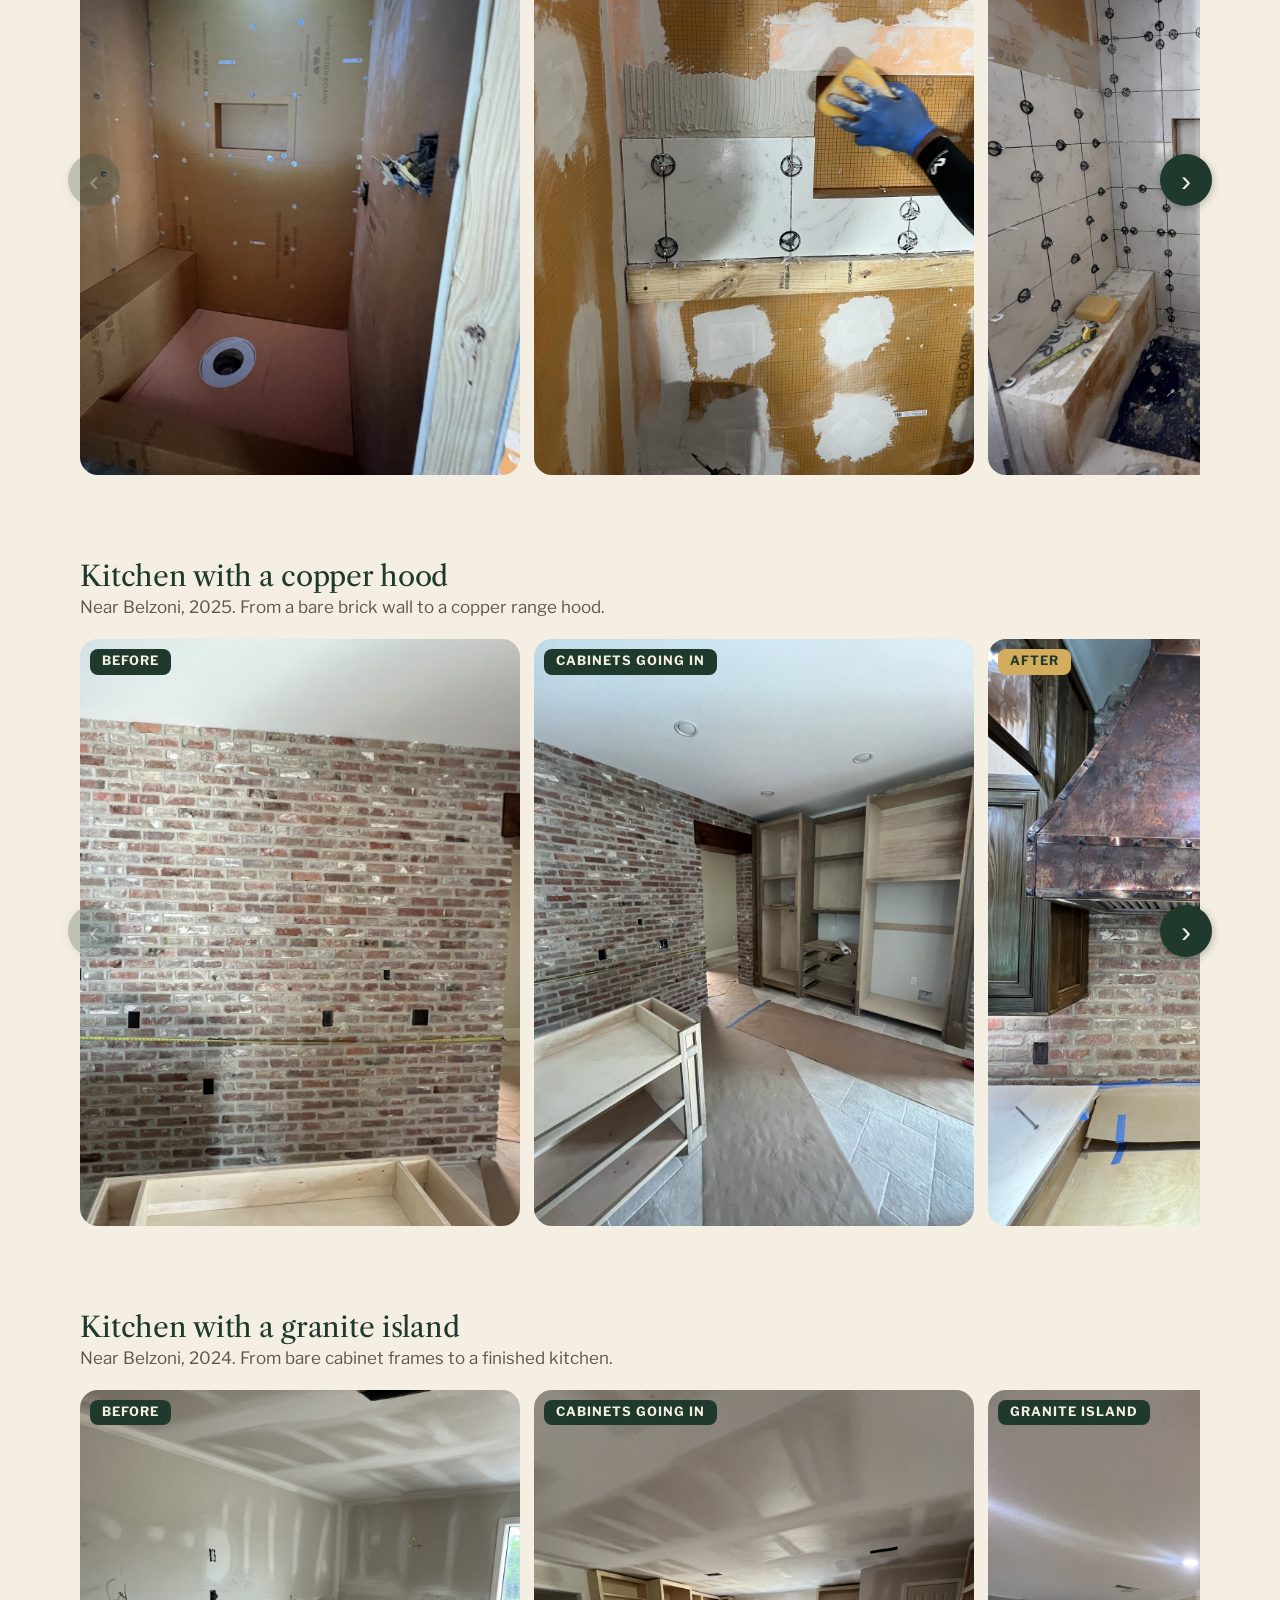
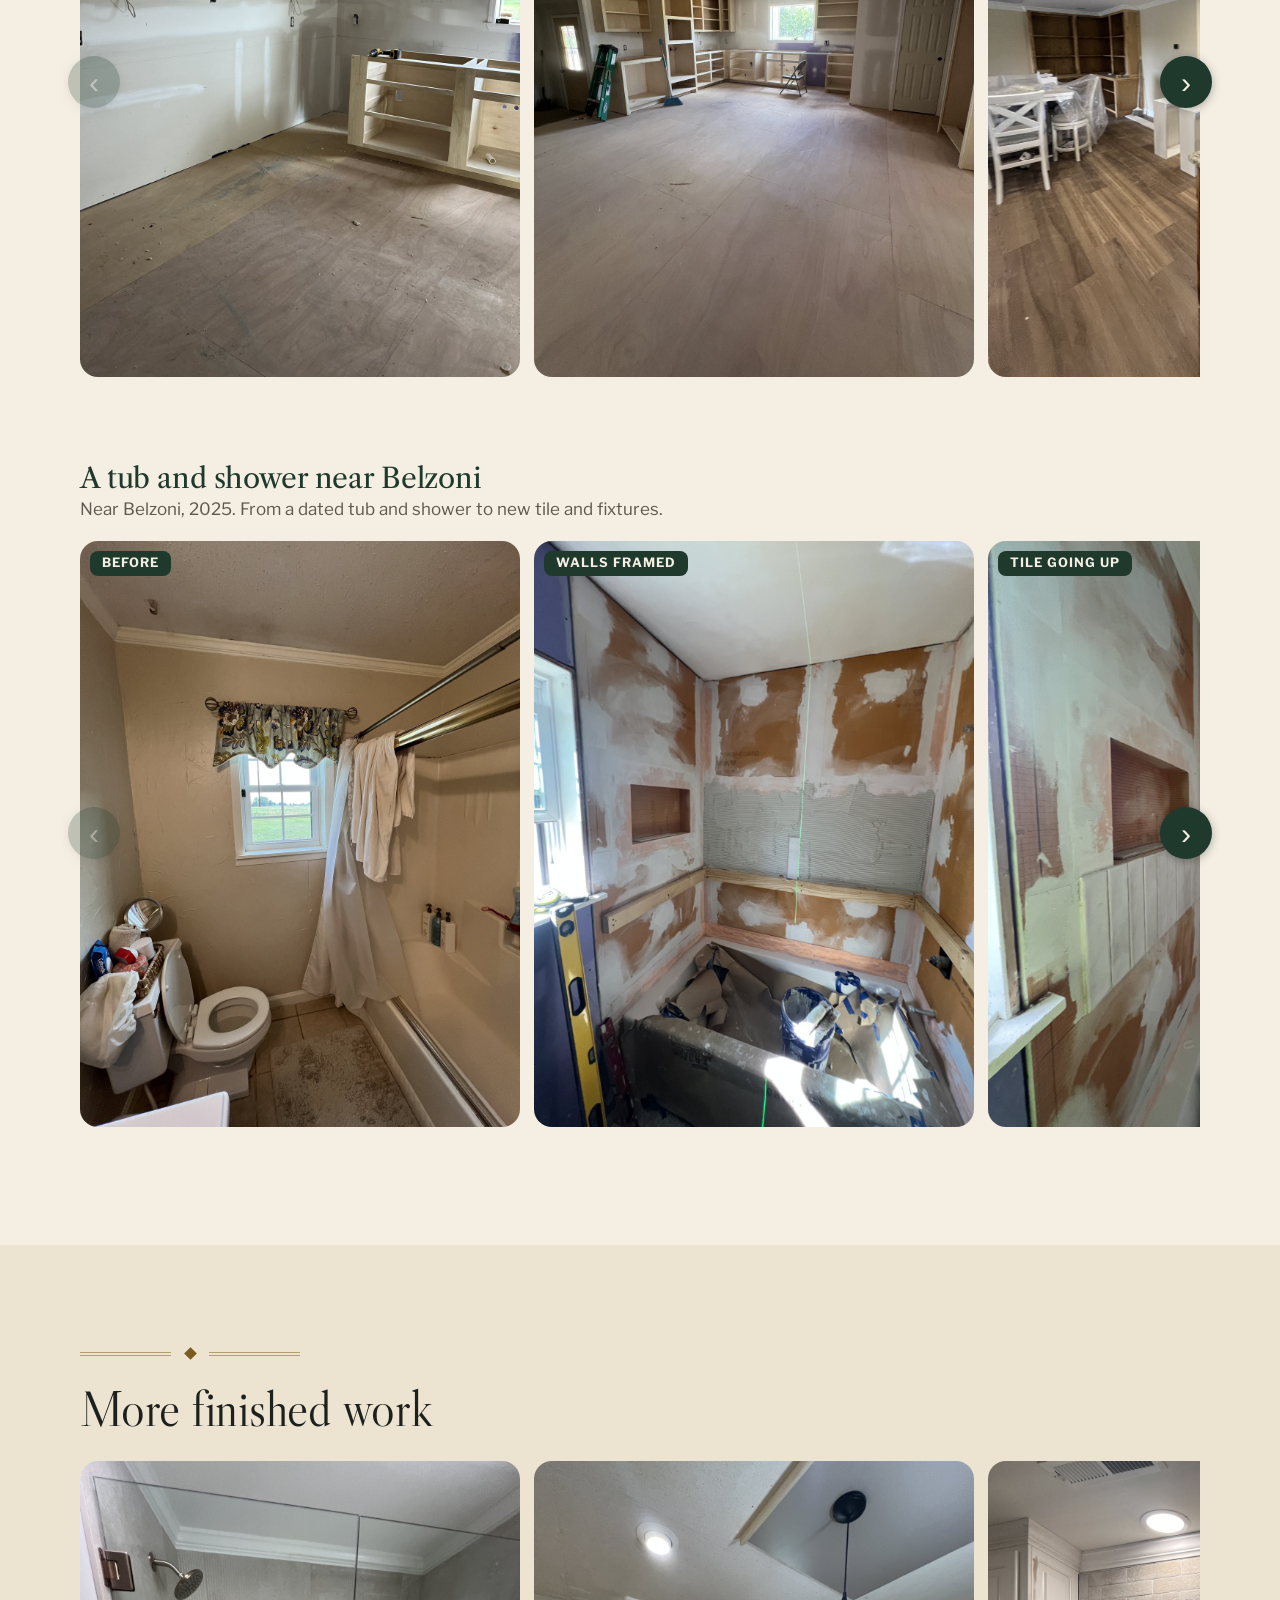
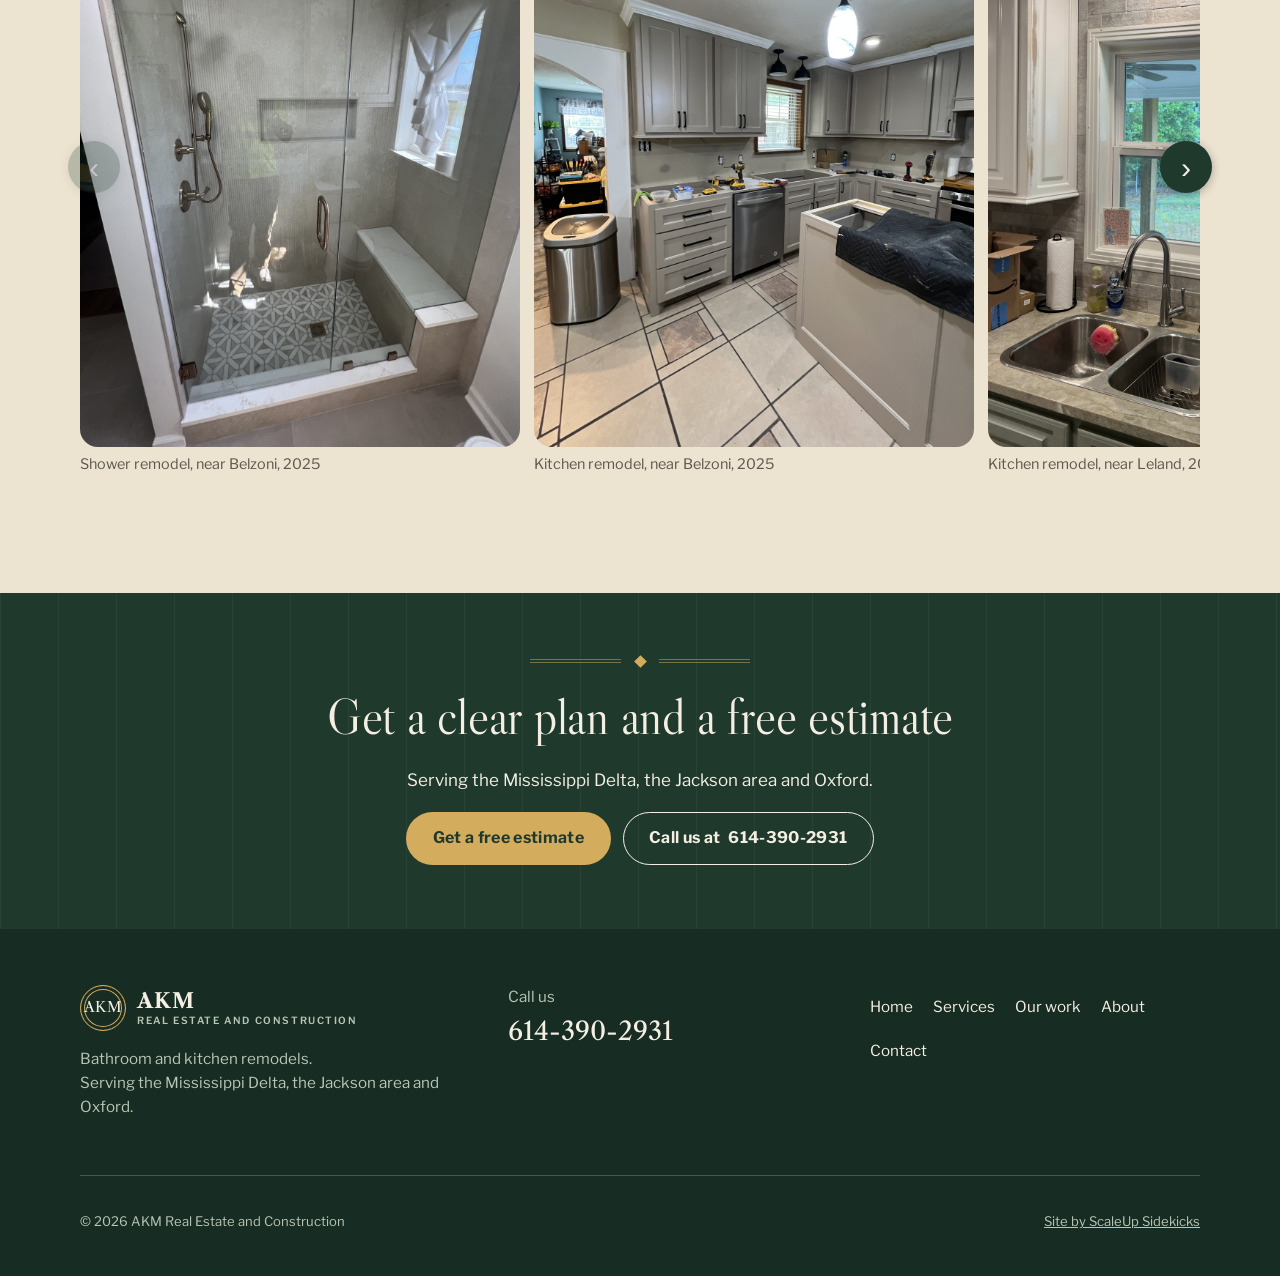
<file: previews/akm-construction-61pe/work.html>
<!doctype html>
<html lang="en">
<head>
<meta charset="utf-8">
<meta name="viewport" content="width=device-width, initial-scale=1">
<meta name="robots" content="noindex, nofollow">
<title>Before and After Remodel Photos, Mississippi | AKM</title>
<meta name="description" content="Before and after photos of bathroom and kitchen remodels from AKM Real Estate and Construction in Moorhead, Inverness and near Belzoni.">
<meta property="og:type" content="website">
<meta property="og:title" content="Before and After Remodel Photos, Mississippi | AKM">
<meta property="og:description" content="Before and after photos of bathroom and kitchen remodels from AKM Real Estate and Construction in Moorhead, Inverness and near Belzoni.">
<meta property="og:site_name" content="AKM Real Estate and Construction">
<meta name="theme-color" content="#1F3A2D">
<link rel="preconnect" href="https://fonts.googleapis.com">
<link rel="preconnect" href="https://fonts.gstatic.com" crossorigin>
<link href="https://fonts.googleapis.com/css2?family=Libre+Caslon+Display&family=Libre+Caslon+Text:ital,wght@0,400;0,700;1,400&family=Libre+Franklin:wght@400;500;600;700&display=swap" rel="stylesheet">
<link rel="stylesheet" href="styles.css">
</head>
<body>
<div class="preview-banner">Preview built for AKM Real Estate and Construction by ScaleUp Sidekicks. Not live yet.</div>
<header class="site-header">
  <div class="wrap header-inner">
    <a class="brand" href="index.html" aria-label="AKM Real Estate and Construction home"><span class="monogram" aria-hidden="true">AKM</span><span class="brand-text"><span class="brand-name">AKM</span><span class="brand-sub">Real Estate and Construction</span></span></a>
    <div class="header-right">
      <nav class="site-nav" id="site-nav" aria-label="Main">
        <ul>
          <li><a href="index.html">Home</a></li>
          <li><a href="services.html">Services</a></li>
          <li><a href="work.html" aria-current="page">Our work</a></li>
          <li><a href="about.html">About</a></li>
          <li><a href="contact.html">Contact</a></li>
        </ul>
      </nav>
      <a class="header-phone" data-phone="tel" hidden><small>Call us</small><span data-phone-text></span></a>
      <a class="btn btn-green header-cta" data-no-phone href="contact.html#quote">Free estimate</a>
      <button class="menu-toggle" type="button" aria-expanded="false" aria-controls="site-nav" aria-label="Menu"><span></span></button>
    </div>
  </div>
</header>
<main>
<section class="page-head on-green">
  <div class="wrap">
    <p class="eyebrow">Our work</p>
    <h1>Before and after</h1>
    <p>Real AKM jobs, from the day work started to the finished room.</p>
  </div>
</section>

<section class="section on-paper">
  <div class="wrap">
    <p class="lede">Swipe or scroll sideways through each job. Tap any photo to see it full size.</p>
    <div class="jobs">
      <article class="job" id="moorhead">
        <h3>A bathroom in Moorhead</h3>
        <p class="job-meta">Moorhead, 2026. From the old bath to the finished room.</p>
        <div class="rail-wrap"><div class="rail" role="group" aria-label="A bathroom in Moorhead" tabindex="0"><figure class="slide"><a class="zoom" href="images/moorhead-1-before.jpg" data-group="moorhead" data-cap="Before. A bathroom in Moorhead, Moorhead, 2026"><img src="images/moorhead-1-before.jpg" alt="Dated bathroom with wallpaper, a corner tub and a cream vanity" width="1200" height="1600" loading="lazy"><span class="tag tag-before">Before</span></a></figure><figure class="slide"><a class="zoom" href="images/moorhead-2-demolition.jpg" data-group="moorhead" data-cap="Demolition. A bathroom in Moorhead, Moorhead, 2026"><img src="images/moorhead-2-demolition.jpg" alt="Floor and walls torn out to the studs" width="1200" height="1600" loading="lazy"><span class="tag tag-demolition">Demolition</span></a></figure><figure class="slide"><a class="zoom" href="images/moorhead-3-plumbing.jpg" data-group="moorhead" data-cap="Plumbing. A bathroom in Moorhead, Moorhead, 2026"><img src="images/moorhead-3-plumbing.jpg" alt="New supply lines run through the open wall" width="1200" height="1600" loading="lazy"><span class="tag tag-plumbing">Plumbing</span></a></figure><figure class="slide"><a class="zoom" href="images/moorhead-4-vanity.jpg" data-group="moorhead" data-cap="New vanity. A bathroom in Moorhead, Moorhead, 2026"><img src="images/moorhead-4-vanity.jpg" alt="New dark vanity with lit mirrors on a fresh tile floor" width="1200" height="1600" loading="lazy"><span class="tag tag-new-vanity">New vanity</span></a></figure><figure class="slide"><a class="zoom" href="images/moorhead-5-tile.jpg" data-group="moorhead" data-cap="Tile going up. A bathroom in Moorhead, Moorhead, 2026"><img src="images/moorhead-5-tile.jpg" alt="Wall tile going up in a stair-step pattern below a navy cabinet" width="1200" height="1600" loading="lazy"><span class="tag tag-tile-going-up">Tile going up</span></a></figure><figure class="slide"><a class="zoom" href="images/moorhead-6-after.jpg" data-group="moorhead" data-cap="After. A bathroom in Moorhead, Moorhead, 2026"><img src="images/moorhead-6-after.jpg" alt="Finished bathroom with a freestanding tub, a marble-look floor and a round chandelier" width="1200" height="1600" loading="lazy"><span class="tag tag-after">After</span></a></figure></div><p class="rail-hint" aria-hidden="true">Swipe to see more</p></div>
      </article>
      <article class="job" id="inverness">
        <h3>A shower in Inverness</h3>
        <p class="job-meta">Inverness, 2026. From the waterproof layer to the finished shower.</p>
        <div class="rail-wrap"><div class="rail" role="group" aria-label="A shower in Inverness" tabindex="0"><figure class="slide"><a class="zoom" href="images/inverness-1-waterproofed.jpg" data-group="inverness" data-cap="Waterproofed. A shower in Inverness, Inverness, 2026"><img src="images/inverness-1-waterproofed.jpg" alt="Shower pan and walls sealed with waterproof board before any tile" width="1200" height="1600" loading="lazy"><span class="tag tag-waterproofed">Waterproofed</span></a></figure><figure class="slide"><a class="zoom" href="images/inverness-2-floor.jpg" data-group="inverness" data-cap="Floor tile. A shower in Inverness, Inverness, 2026"><img src="images/inverness-2-floor.jpg" alt="Hex mosaic floor tile going into the shower pan" width="1200" height="1600" loading="lazy"><span class="tag tag-floor-tile">Floor tile</span></a></figure><figure class="slide"><a class="zoom" href="images/inverness-3-tile.jpg" data-group="inverness" data-cap="Tile going up. A shower in Inverness, Inverness, 2026"><img src="images/inverness-3-tile.jpg" alt="Large wall tile going up with spacers" width="1200" height="1600" loading="lazy"><span class="tag tag-tile-going-up">Tile going up</span></a></figure><figure class="slide"><a class="zoom" href="images/inverness-4-walls.jpg" data-group="inverness" data-cap="Walls done. A shower in Inverness, Inverness, 2026"><img src="images/inverness-4-walls.jpg" alt="Tiled walls, niche and bench finished" width="1200" height="1600" loading="lazy"><span class="tag tag-walls-done">Walls done</span></a></figure><figure class="slide"><a class="zoom" href="images/inverness-5-finished.jpg" data-group="inverness" data-cap="Finished. A shower in Inverness, Inverness, 2026"><img src="images/inverness-5-finished.jpg" alt="Finished tiled shower with a bench, a niche and a hex mosaic floor" width="1200" height="1600" loading="lazy"><span class="tag tag-finished">Finished</span></a></figure></div><p class="rail-hint" aria-hidden="true">Swipe to see more</p></div>
      </article>
      <article class="job" id="hood">
        <h3>Kitchen with a copper hood</h3>
        <p class="job-meta">Near Belzoni, 2025. From a bare brick wall to a copper range hood.</p>
        <div class="rail-wrap"><div class="rail" role="group" aria-label="Kitchen with a copper hood" tabindex="0"><figure class="slide"><a class="zoom" href="images/hood-1-before.jpg" data-group="hood" data-cap="Before. Kitchen with a copper hood, near Belzoni, 2025"><img src="images/hood-1-before.jpg" alt="Bare reclaimed brick wall with outlet boxes in a row and a cabinet box on the floor" width="1600" height="1387" loading="lazy"><span class="tag tag-before">Before</span></a></figure><figure class="slide"><a class="zoom" href="images/hood-2-cabinets.jpg" data-group="hood" data-cap="Cabinets going in. Kitchen with a copper hood, near Belzoni, 2025"><img src="images/hood-2-cabinets.jpg" alt="Upper and base cabinet boxes going in along the brick wall" width="1200" height="1600" loading="lazy"><span class="tag tag-cabinets-going-in">Cabinets going in</span></a></figure><figure class="slide"><a class="zoom" href="images/hood-3-after.jpg" data-group="hood" data-cap="After. Kitchen with a copper hood, near Belzoni, 2025"><img src="images/hood-3-after.jpg" alt="Copper range hood on the brick wall between stained cabinets" width="1200" height="1600" loading="lazy"><span class="tag tag-after">After</span></a></figure></div><p class="rail-hint" aria-hidden="true">Swipe to see more</p></div>
      </article>
      <article class="job" id="island">
        <h3>Kitchen with a granite island</h3>
        <p class="job-meta">Near Belzoni, 2024. From bare cabinet frames to a finished kitchen.</p>
        <div class="rail-wrap"><div class="rail" role="group" aria-label="Kitchen with a granite island" tabindex="0"><figure class="slide"><a class="zoom" href="images/island-1-before.jpg" data-group="island" data-cap="Before. Kitchen with a granite island, near Belzoni, 2024"><img src="images/island-1-before.jpg" alt="Base cabinets set against bare drywall on a plywood floor" width="1200" height="1600" loading="lazy"><span class="tag tag-before">Before</span></a></figure><figure class="slide"><a class="zoom" href="images/island-2-cabinets.jpg" data-group="island" data-cap="Cabinets going in. Kitchen with a granite island, near Belzoni, 2024"><img src="images/island-2-cabinets.jpg" alt="Cabinets going in along the far wall of a big open room" width="1200" height="1600" loading="lazy"><span class="tag tag-cabinets-going-in">Cabinets going in</span></a></figure><figure class="slide"><a class="zoom" href="images/island-3-island.jpg" data-group="island" data-cap="Granite island. Kitchen with a granite island, near Belzoni, 2024"><img src="images/island-3-island.jpg" alt="Granite top on the island with a wood front" width="1200" height="1600" loading="lazy"><span class="tag tag-granite-island">Granite island</span></a></figure><figure class="slide"><a class="zoom" href="images/island-4-finished.jpg" data-group="island" data-cap="Finished. Kitchen with a granite island, near Belzoni, 2024"><img src="images/island-4-finished.jpg" alt="White cabinets around a built-in oven and microwave" width="1200" height="1600" loading="lazy"><span class="tag tag-finished">Finished</span></a></figure><figure class="slide"><a class="zoom" href="images/island-5-after.jpg" data-group="island" data-cap="After. Kitchen with a granite island, near Belzoni, 2024"><img src="images/island-5-after.jpg" alt="Finished kitchen with white cabinets, granite, a stone backsplash and a steel hood by the window" width="1200" height="1600" loading="lazy"><span class="tag tag-after">After</span></a></figure></div><p class="rail-hint" aria-hidden="true">Swipe to see more</p></div>
      </article>
      <article class="job" id="tubbath">
        <h3>A tub and shower near Belzoni</h3>
        <p class="job-meta">Near Belzoni, 2025. From a dated tub and shower to new tile and fixtures.</p>
        <div class="rail-wrap"><div class="rail" role="group" aria-label="A tub and shower near Belzoni" tabindex="0"><figure class="slide"><a class="zoom" href="images/tubbath-1-before.jpg" data-group="tubbath" data-cap="Before. A tub and shower near Belzoni, near Belzoni, 2025"><img src="images/tubbath-1-before.jpg" alt="Old tub and shower with a curtain, a window and a toilet" width="1200" height="1600" loading="lazy"><span class="tag tag-before">Before</span></a></figure><figure class="slide"><a class="zoom" href="images/tubbath-2-framed.jpg" data-group="tubbath" data-cap="Walls framed. A tub and shower near Belzoni, near Belzoni, 2025"><img src="images/tubbath-2-framed.jpg" alt="Walls framed with a niche and a new tub going in" width="1200" height="1600" loading="lazy"><span class="tag tag-walls-framed">Walls framed</span></a></figure><figure class="slide"><a class="zoom" href="images/tubbath-3-tile.jpg" data-group="tubbath" data-cap="Tile going up. A tub and shower near Belzoni, near Belzoni, 2025"><img src="images/tubbath-3-tile.jpg" alt="Tall stacked tile going up around the tub" width="1200" height="1600" loading="lazy"><span class="tag tag-tile-going-up">Tile going up</span></a></figure><figure class="slide"><a class="zoom" href="images/tubbath-4-after.jpg" data-group="tubbath" data-cap="After. A tub and shower near Belzoni, near Belzoni, 2025"><img src="images/tubbath-4-after.jpg" alt="New tiled tub surround with a window and a niche" width="1200" height="1600" loading="lazy"><span class="tag tag-after">After</span></a></figure><figure class="slide"><a class="zoom" href="images/tubbath-5-fixtures.jpg" data-group="tubbath" data-cap="Finished fixtures. A tub and shower near Belzoni, near Belzoni, 2025"><img src="images/tubbath-5-fixtures.jpg" alt="Finished tile and brass shower fixtures over the tub" width="1200" height="1600" loading="lazy"><span class="tag tag-finished-fixtures">Finished fixtures</span></a></figure></div><p class="rail-hint" aria-hidden="true">Swipe to see more</p></div>
      </article>
    </div>
  </div>
</section>

<section class="section on-paper-2">
  <div class="wrap">
    <div class="ornament" aria-hidden="true"><span></span></div>
    <h2>More finished work</h2>
    <div class="rail-wrap"><div class="rail" role="group" aria-label="More finished work" tabindex="0"><figure class="slide"><a class="zoom" href="images/more-shower-glass.jpg" data-group="more" data-cap="Shower remodel, near Belzoni, 2025"><img src="images/more-shower-glass.jpg" alt="Finished shower with a glass door, a niche, a bench and a patterned floor" width="1200" height="1600" loading="lazy"></a><figcaption>Shower remodel, near Belzoni, 2025</figcaption></figure><figure class="slide"><a class="zoom" href="images/more-kitchen-2025.jpg" data-group="more" data-cap="Kitchen remodel, near Belzoni, 2025"><img src="images/more-kitchen-2025.jpg" alt="Gray painted cabinets, a pendant light and a new island in a finished kitchen" width="1200" height="1600" loading="lazy"></a><figcaption>Kitchen remodel, near Belzoni, 2025</figcaption></figure><figure class="slide"><a class="zoom" href="images/more-kitchen-leland.jpg" data-group="more" data-cap="Kitchen remodel, near Leland, 2024"><img src="images/more-kitchen-leland.jpg" alt="Finished kitchen with white cabinets, a stone backsplash and a window over the sink" width="1200" height="1600" loading="lazy"></a><figcaption>Kitchen remodel, near Leland, 2024</figcaption></figure></div><p class="rail-hint" aria-hidden="true">Swipe to see more</p></div>
  </div>
</section>

<section class="closing on-green center">
  <div class="wrap">
    <div class="ornament" aria-hidden="true"><span></span></div>
    <h2>Get a clear plan and a free estimate</h2>
    <p>Serving the Mississippi Delta, the Jackson area and Oxford.</p>
    <div class="btn-row">
      <a class="btn btn-brass" href="contact.html#quote">Get a free estimate</a>
      <a class="btn btn-line" data-phone="tel" hidden>Call us at <span data-phone-text></span></a>
    </div>
  </div>
</section>
</main>

<footer class="site-footer">
  <div class="wrap">
    <div class="footer-grid">
      <div>
        <a class="brand" href="index.html" aria-label="AKM Real Estate and Construction home"><span class="monogram" aria-hidden="true">AKM</span><span class="brand-text"><span class="brand-name">AKM</span><span class="brand-sub">Real Estate and Construction</span></span></a>
        <p style="margin-top:1rem">Bathroom and kitchen remodels.<br>Serving the Mississippi Delta, the Jackson area and Oxford.</p>
      </div>
      <div>
        <div data-phone-block hidden>
          <p style="margin:0">Call us</p>
          <a class="footer-phone" data-phone="tel" hidden><span data-phone-text></span></a>
        </div>
        <a class="footer-cta" data-no-phone href="contact.html#quote">Get a free estimate</a>
      </div>
      <div>
        <ul class="footer-nav">
          <li><a href="index.html">Home</a></li>
          <li><a href="services.html">Services</a></li>
          <li><a href="work.html">Our work</a></li>
          <li><a href="about.html">About</a></li>
          <li><a href="contact.html">Contact</a></li>
        </ul>
      </div>
    </div>
    <div class="footer-base">
      <span>&copy; 2026 AKM Real Estate and Construction</span>
      <a href="https://scaleupsidekicks.com/">Site by ScaleUp Sidekicks</a>
    </div>
  </div>
</footer>

<div class="call-bar">
  <a class="btn btn-brass" data-no-phone href="contact.html#quote">Get a free estimate</a>
  <a class="btn btn-brass" data-phone="tel" hidden>Call us</a>
  <a class="btn btn-line" data-phone-block hidden href="contact.html#quote">Free estimate</a>
</div>

<script src="site.js"></script>
</body>
</html>
</file>
<file: previews/akm-construction-61pe/styles.css>
/* AKM Real Estate and Construction. Old Southern charm, modern bones.
   Magnolia cream, Delta green, aged brass. Arched frames and beadboard lines.
   Type: Libre Caslon (headlines) and Libre Franklin (everything else). */

:root {
  --paper: #F5EFE3;
  --paper-2: #ECE3D1;
  --paper-3: #E4DAC6;
  --ink: #1D211E;
  --muted: #5C584E;
  --green: #1F3A2D;
  --green-2: #2A4A3A;
  --brass: #D4AC5E;
  --brass-ink: #7A5A1F;
  --sage: #B9C6B6;
  --line: rgba(29, 33, 30, 0.16);
  --line-light: rgba(245, 239, 227, 0.22);

  /* Caslon and Franklin Gothic: the two workhorses of old American print,
     from church bulletins to storefront signs. */
  --serif: "Libre Caslon Display", "Libre Caslon Text", Georgia, serif;
  --serif-text: "Libre Caslon Text", Georgia, serif;
  --sans: "Libre Franklin", system-ui, -apple-system, "Segoe UI", sans-serif;

  --gutter: 20px;
  --max: 1160px;
  --radius: 4px;
  --radius-photo: 18px; /* soft square corners on photos */
  --bar-h: 64px;
}

*, *::before, *::after { box-sizing: border-box; }
[hidden] { display: none !important; }

html { -webkit-text-size-adjust: 100%; scroll-behavior: smooth; }
@media (prefers-reduced-motion: reduce) { html { scroll-behavior: auto; } }

body {
  margin: 0;
  background: var(--paper);
  color: var(--ink);
  font-family: var(--sans);
  font-size: 1.0625rem;
  line-height: 1.6;
  padding-bottom: var(--bar-h);
  overflow-x: hidden;
}
@media (min-width: 900px) { body { padding-bottom: 0; } }

img { max-width: 100%; display: block; }
a { color: inherit; }

:focus-visible {
  outline: 3px solid var(--brass);
  outline-offset: 3px;
  border-radius: 2px;
}

.wrap { width: 100%; max-width: var(--max); margin: 0 auto; padding: 0 var(--gutter); }

/* ---------- Type ---------- */

h1, h2, h3 {
  font-family: var(--serif);
  font-weight: 400;
  line-height: 1.08;
  letter-spacing: -0.005em;
  margin: 0 0 0.5em;
  text-wrap: balance;
}
h1 { font-size: clamp(2.5rem, 9vw, 4.75rem); }
h2 { font-size: clamp(2rem, 6vw, 3.1rem); }
h3 { font-family: var(--serif-text); font-size: 1.5rem; }
h1 em, h2 em { font-family: var(--serif-text); font-style: italic; color: var(--brass); }
.on-paper h2 em, .on-paper h1 em { color: var(--brass-ink); }

p { margin: 0 0 1em; max-width: 62ch; }
.lede { font-size: 1.2rem; }

.eyebrow {
  font-family: var(--sans);
  font-size: 0.78rem;
  font-weight: 600;
  letter-spacing: 0.2em;
  text-transform: uppercase;
  margin: 0 0 1.1rem;
  display: inline-flex;
  align-items: center;
  gap: 0.75rem;
}
.eyebrow::before, .eyebrow::after {
  content: "";
  width: 1.5rem;
  height: 1px;
  background: currentColor;
  opacity: 0.6;
}

/* Diamond rule: a thin double line with a brass diamond, like an old letterhead */
.ornament {
  display: flex;
  align-items: center;
  gap: 0.9rem;
  color: var(--brass-ink);
  margin: 0 0 1.5rem;
  max-width: 220px;
}
.ornament::before, .ornament::after {
  content: "";
  flex: 1;
  height: 4px;
  border-top: 1px solid currentColor;
  border-bottom: 1px solid currentColor;
  opacity: 0.5;
}
.ornament span {
  width: 9px; height: 9px;
  background: currentColor;
  transform: rotate(45deg);
}
.on-green .ornament { color: var(--brass); }
.center .ornament { margin-left: auto; margin-right: auto; }

/* ---------- Buttons ---------- */

.btn {
  display: inline-flex;
  align-items: center;
  justify-content: center;
  gap: 0.5rem;
  min-height: 52px;
  padding: 0.8rem 1.6rem;
  font-family: var(--sans);
  font-size: 1rem;
  font-weight: 700;
  letter-spacing: 0.02em;
  text-decoration: none;
  border-radius: 999px;
  border: 1.5px solid transparent;
  cursor: pointer;
  transition: transform 0.15s ease, background-color 0.15s ease;
}
.btn:hover { transform: translateY(-1px); }
.btn-brass { background: var(--brass); color: var(--green); }
.btn-brass:hover { background: #DDB86C; }
.btn-green { background: var(--green); color: var(--paper); }
.btn-green:hover { background: var(--green-2); }
.btn-line { border-color: currentColor; background: transparent; }
.on-green .btn-line { color: var(--paper); }
.btn-row { display: flex; flex-wrap: wrap; gap: 0.75rem; }

/* ---------- Preview banner ---------- */

.preview-banner {
  background: var(--paper-3);
  color: var(--muted);
  font-size: 0.8rem;
  text-align: center;
  padding: 0.5rem var(--gutter);
  line-height: 1.4;
}

/* ---------- Header ---------- */

.site-header {
  background: var(--paper);
  border-bottom: 1px solid var(--line);
  position: relative;
  z-index: 20;
}
.header-inner {
  display: flex;
  align-items: center;
  justify-content: space-between;
  gap: 1rem;
  min-height: 72px;
}

.brand {
  display: inline-flex;
  align-items: center;
  gap: 0.7rem;
  text-decoration: none;
  min-height: 44px;
}
.monogram {
  width: 46px; height: 46px;
  border-radius: 50%;
  border: 1.5px solid var(--green);
  box-shadow: inset 0 0 0 3px var(--paper), inset 0 0 0 4px var(--green);
  display: grid;
  place-items: center;
  font-family: var(--serif-text);
  font-size: 0.9rem;
  letter-spacing: 0.04em;
  color: var(--green);
  flex: none;
}
.brand-text { display: flex; flex-direction: column; line-height: 1.05; }
.brand-name { font-family: var(--serif-text); font-weight: 700; font-size: 1.3rem; letter-spacing: 0.04em; color: var(--green); }
.brand-sub {
  font-size: 0.62rem;
  font-weight: 600;
  letter-spacing: 0.16em;
  text-transform: uppercase;
  color: var(--muted);
  margin-top: 3px;
}

.header-phone {
  font-weight: 700;
  color: var(--green);
  text-decoration: none;
  white-space: nowrap;
  min-height: 44px;
  display: inline-flex;
  align-items: center;
  font-size: 0.95rem;
}
.header-phone small { display: none; }

.menu-toggle {
  width: 44px; height: 44px;
  border: 1px solid var(--line);
  background: transparent;
  border-radius: 50%;
  display: grid;
  place-items: center;
  cursor: pointer;
  color: var(--green);
  padding: 0;
}
.menu-toggle span,
.menu-toggle span::before,
.menu-toggle span::after {
  content: "";
  display: block;
  width: 18px; height: 1.5px;
  background: currentColor;
  position: relative;
}
.menu-toggle span::before { position: absolute; top: -6px; }
.menu-toggle span::after { position: absolute; top: 6px; }

.header-right { display: flex; align-items: center; gap: 0.6rem; }

.site-nav { display: none; }
.site-nav.open {
  display: block;
  position: absolute;
  left: 0; right: 0; top: 100%;
  background: var(--paper);
  border-bottom: 1px solid var(--line);
  padding: 0.5rem var(--gutter) 1.25rem;
}
.site-nav ul { list-style: none; margin: 0; padding: 0; }
.site-nav a {
  display: flex;
  align-items: center;
  min-height: 48px;
  text-decoration: none;
  font-family: var(--serif-text);
  font-size: 1.3rem;
  color: var(--green);
  border-bottom: 1px solid var(--line);
}
.site-nav a[aria-current="page"] { color: var(--brass-ink); font-style: italic; }

/* Header shows the wordmark only; the monogram seal lives in the footer */
.site-header .monogram { display: none; }
@media (max-width: 359px) {
  .header-phone { font-size: 0.85rem; }
  .brand-name { font-size: 1.2rem; }
}

@media (min-width: 900px) {
  .menu-toggle { display: none; }
  .site-nav, .site-nav.open {
    display: block;
    position: static;
    padding: 0;
    border: 0;
    background: none;
  }
  .site-nav ul { display: flex; gap: 0.25rem; }
  .site-nav a {
    font-family: var(--sans);
    font-size: 0.95rem;
    font-weight: 500;
    border: 0;
    padding: 0 0.85rem;
    min-height: 44px;
  }
  .site-nav a:hover { color: var(--brass-ink); }
  .site-nav a[aria-current="page"] { font-style: normal; text-decoration: underline; text-underline-offset: 6px; text-decoration-color: var(--brass); }
  .header-inner { min-height: 84px; }
  .header-phone {
    flex-direction: column;
    align-items: flex-end;
    justify-content: center;
    font-size: 1.1rem;
    line-height: 1.15;
    margin-left: 0.75rem;
  }
  .header-phone small {
    display: block;
    font-size: 0.68rem;
    font-weight: 600;
    letter-spacing: 0.16em;
    text-transform: uppercase;
    color: var(--muted);
  }
}

/* ---------- Sections ---------- */

.section { padding: 4.5rem 0; }
@media (min-width: 900px) { .section { padding: 6.5rem 0; } }

.on-green {
  background-color: var(--green);
  color: var(--paper);
  /* beadboard: soft vertical boards */
  background-image: repeating-linear-gradient(90deg,
    rgba(245, 239, 227, 0.045) 0 1px,
    transparent 1px 58px);
}
.on-green p { color: var(--paper); }
.on-green .eyebrow { color: var(--brass); }
.on-paper-2 { background: var(--paper-2); }
.on-paper .eyebrow, .on-paper-2 .eyebrow { color: var(--brass-ink); }
.center { text-align: center; }
.center p { margin-left: auto; margin-right: auto; }

.photo-slot {
  display: grid;
  place-items: center;
  text-align: center;
  color: var(--muted);
  font-size: 0.85rem;
  padding: 2rem;
  background:
    repeating-linear-gradient(90deg, rgba(29, 33, 30, 0.04) 0 1px, transparent 1px 34px),
    var(--paper-3);
}
.photo-slot span::before {
  content: "";
  display: block;
  width: 8px; height: 8px;
  margin: 0 auto 0.8rem;
  background: var(--brass-ink);
  transform: rotate(45deg);
  opacity: 0.7;
}
.on-green .photo-slot {
  color: var(--sage);
  background:
    repeating-linear-gradient(90deg, rgba(245, 239, 227, 0.05) 0 1px, transparent 1px 34px),
    var(--green-2);
}
.on-green .photo-slot span::before { background: var(--brass); }

/* ---------- Hero ---------- */

.hero { padding: 3.5rem 0 4rem; }
.hero-grid { display: grid; gap: 2.75rem; align-items: center; }
.hero h1 { margin-bottom: 1.25rem; }
.hero .lede { color: var(--paper); opacity: 0.92; margin-bottom: 2rem; }
.hero-figure { max-width: 340px; width: 78%; margin: 0 auto; }

@media (min-width: 900px) {
  .hero { padding: 6rem 0 6.5rem; }
  .hero-grid { grid-template-columns: 1.25fr 0.75fr; gap: 4.5rem; }
  .hero-figure { width: 100%; max-width: 380px; }
}

/* ---------- Problem ---------- */

.problem-grid { display: grid; gap: 1.5rem; }
.problem-grid p { font-size: 1.2rem; }
@media (min-width: 900px) {
  .problem-grid { grid-template-columns: 0.9fr 1.1fr; gap: 5rem; align-items: start; }
  .problem-grid p { font-size: 1.3rem; }
}

/* ---------- Guide ---------- */

.guide-grid { display: grid; gap: 2.5rem; }
.stat {
  border-top: 1px solid var(--line);
  border-bottom: 1px solid var(--line);
  padding: 1.5rem 0;
  display: flex;
  align-items: baseline;
  gap: 1rem;
}
.stat-num { font-family: var(--serif-text); font-size: 4.5rem; line-height: 1; color: var(--green); }
.stat-label {
  font-size: 0.8rem;
  font-weight: 600;
  letter-spacing: 0.18em;
  text-transform: uppercase;
  color: var(--muted);
  max-width: 12ch;
  line-height: 1.35;
}
.details {
  list-style: none;
  padding: 0;
  margin: 1.5rem 0 0;
  display: flex;
  flex-wrap: wrap;
  gap: 0.6rem;
}
.details li {
  font-size: 0.9rem;
  border: 1px solid var(--line);
  border-radius: 999px;
  padding: 0.35rem 0.95rem;
  background: var(--paper);
}
@media (min-width: 900px) {
  .guide-grid { grid-template-columns: 1fr 1fr; gap: 5rem; }
}

/* ---------- Plan ---------- */

.steps {
  list-style: none;
  padding: 0;
  margin: 2.5rem 0 0;
  display: grid;
  gap: 1rem;
  counter-reset: step;
}
.steps li {
  counter-increment: step;
  display: grid;
  grid-template-columns: 56px 1fr;
  gap: 1.1rem;
  align-items: center;
  padding: 1.25rem;
  background: var(--paper);
  border: 1px solid var(--line);
  border-radius: var(--radius);
  font-size: 1.05rem;
}
.steps li::before {
  content: counter(step);
  width: 56px; height: 56px;
  border-radius: 50%;
  border: 1.5px solid var(--brass-ink);
  box-shadow: inset 0 0 0 3px var(--paper), inset 0 0 0 4px rgba(122, 90, 31, 0.5);
  display: grid;
  place-items: center;
  font-family: var(--serif-text);
  font-size: 1.5rem;
  color: var(--brass-ink);
}
.steps a { font-weight: 700; color: var(--green); }
@media (min-width: 900px) {
  .steps { grid-template-columns: repeat(3, 1fr); gap: 1.25rem; }
  .steps li { grid-template-columns: 1fr; align-items: start; padding: 2rem 1.75rem; }
}

/* ---------- Service cards ---------- */

.cards { display: grid; gap: 2.5rem; margin-top: 2.5rem; }
.card { display: grid; gap: 1.25rem; }
.card h3 { margin-bottom: 0.35rem; }
.card p { margin-bottom: 0.75rem; color: var(--muted); }
.text-link {
  display: inline-flex;
  align-items: center;
  min-height: 44px;
  font-weight: 700;
  color: var(--green);
  text-decoration: underline;
  text-decoration-color: var(--brass);
  text-underline-offset: 5px;
  text-decoration-thickness: 2px;
}
@media (min-width: 700px) {
  .cards { grid-template-columns: 1fr 1fr; gap: 2.5rem; }
}

/* ---------- Success ---------- */

.success h2 { max-width: 18ch; margin-left: auto; margin-right: auto; }
.success .lede { font-size: 1.25rem; }
.stakes {
  font-family: var(--serif-text);
  font-style: italic;
  font-size: 1.35rem;
  color: var(--brass);
  margin-top: 2rem;
}

/* ---------- Quote form ---------- */

.quote-grid { display: grid; gap: 2rem; }
@media (min-width: 900px) {
  .quote-grid { grid-template-columns: 0.8fr 1.2fr; gap: 5rem; align-items: start; }
}
.quote-form {
  display: grid;
  gap: 1rem;
  background: var(--paper);
  border: 1px solid var(--line);
  border-radius: var(--radius);
  padding: 1.5rem;
}
@media (min-width: 600px) {
  .quote-form { grid-template-columns: 1fr 1fr; padding: 2rem; }
  .quote-form .full { grid-column: 1 / -1; }
}
.field { display: grid; gap: 0.35rem; }
.field label { font-size: 0.85rem; font-weight: 600; }
.field input, .field textarea, .field select {
  font: inherit;
  font-size: 1rem;
  color: var(--ink);
  background: #FBF8F2;
  border: 1px solid rgba(29, 33, 30, 0.3);
  border-radius: var(--radius);
  padding: 0.75rem 0.85rem;
  min-height: 48px;
  width: 100%;
}
.field textarea { min-height: 110px; resize: vertical; }
.field select { appearance: none; -webkit-appearance: none; padding-right: 2.5rem; background-image: linear-gradient(45deg, transparent 50%, var(--brass-ink) 50%), linear-gradient(135deg, var(--brass-ink) 50%, transparent 50%); background-position: right 1.1rem center, right 0.75rem center; background-size: 6px 6px; background-repeat: no-repeat; }
.field input:focus-visible, .field textarea:focus-visible, .field select:focus-visible { outline-offset: 0; border-color: var(--brass-ink); }
.form-note { font-size: 0.85rem; color: var(--muted); margin: 0; }
.quote-form .btn { width: 100%; }

/* ---------- Page heads (inner pages) ---------- */

.page-head { padding: 3.5rem 0 3rem; }
@media (min-width: 900px) { .page-head { padding: 5rem 0 4.5rem; } }
.page-head p { font-size: 1.2rem; opacity: 0.92; }

/* ---------- Services page ---------- */

.service-block { display: grid; gap: 2rem; align-items: center; }
.service-block + .service-block { margin-top: 4.5rem; }
@media (min-width: 900px) {
  .service-block { grid-template-columns: 0.8fr 1.2fr; gap: 5rem; }
  .service-block:nth-child(even) .service-photos { order: 2; }
  }

/* ---------- Work page ---------- */


/* ---------- About page ---------- */

.about-grid { display: grid; gap: 2.5rem; align-items: center; }
.about-grid p { font-size: 1.15rem; }
@media (min-width: 900px) {
  .about-grid { grid-template-columns: 0.8fr 1.2fr; gap: 5rem; }
  }

/* ---------- Contact page ---------- */

.contact-phone {
  font-family: var(--serif-text);
  font-size: clamp(2.2rem, 9vw, 3.6rem);
  color: var(--brass);
  text-decoration: none;
  display: inline-block;
  margin: 0.5rem 0 1.5rem;
  line-height: 1.1;
}
.facts { list-style: none; margin: 2rem 0 0; padding: 0; display: grid; gap: 0; }
.facts li {
  display: grid;
  grid-template-columns: 8rem 1fr;
  gap: 1rem;
  padding: 1rem 0;
  border-top: 1px solid var(--line);
}
.facts li:last-child { border-bottom: 1px solid var(--line); }
.facts b {
  font-size: 0.75rem;
  font-weight: 600;
  letter-spacing: 0.18em;
  text-transform: uppercase;
  color: var(--muted);
  padding-top: 0.2rem;
}

/* ---------- Closing band ---------- */

.closing { padding: 4rem 0; }
.closing h2 { margin-bottom: 1.5rem; }
.closing .btn-row { justify-content: center; }

/* ---------- Footer ---------- */

.site-footer {
  background: #172C22;
  color: var(--sage);
  padding: 3.5rem 0 2rem;
  font-size: 0.95rem;
}
.footer-grid { display: grid; gap: 2rem; }
.site-footer .brand-name { color: var(--paper); }
.site-footer .brand-sub { color: var(--sage); }
.site-footer .monogram {
  color: var(--paper);
  border-color: var(--brass);
  box-shadow: inset 0 0 0 3px #172C22, inset 0 0 0 4px var(--brass);
}
.site-footer a { color: var(--paper); }
.footer-phone {
  font-family: var(--serif-text);
  font-size: 1.6rem;
  text-decoration: none;
  display: inline-flex;
  min-height: 44px;
  align-items: center;
}
.footer-nav { list-style: none; margin: 0; padding: 0; display: flex; flex-wrap: wrap; gap: 0 1.25rem; }
.footer-nav a { display: inline-flex; min-height: 44px; align-items: center; text-decoration: none; }
.footer-nav a:hover { text-decoration: underline; text-decoration-color: var(--brass); }
.footer-base {
  margin-top: 2.5rem;
  padding-top: 1.5rem;
  border-top: 1px solid var(--line-light);
  display: flex;
  flex-wrap: wrap;
  justify-content: space-between;
  gap: 0.5rem 1.5rem;
  font-size: 0.82rem;
}
.footer-base a { color: var(--sage); display: inline-flex; align-items: center; min-height: 44px; }
.footer-base span { display: inline-flex; align-items: center; min-height: 44px; }
@media (min-width: 900px) {
  .footer-grid { grid-template-columns: 1.2fr 1fr 1fr; }
}

/* ---------- Sticky call and text bar (phones) ---------- */

.call-bar {
  position: fixed;
  left: 0; right: 0; bottom: 0;
  z-index: 30;
  display: grid;
  display: flex;
  gap: 8px;
  padding: 8px 8px calc(8px + env(safe-area-inset-bottom));
  background: rgba(23, 44, 34, 0.97);
  border-top: 1px solid rgba(212, 172, 94, 0.4);
}
.call-bar .btn { flex: 1; min-height: 48px; padding: 0.6rem 1rem; }
.call-bar .btn-line { color: var(--paper); }
@media (min-width: 900px) { .call-bar { display: none; } }

/* ---------- Added for the November rebuild ---------- */

/* Header estimate button: shown from tablet width up while there is no phone number.
   On phones the sticky bar at the bottom does this job. */
.header-cta { display: none; min-height: 44px; padding: 0.5rem 1.2rem; font-size: 0.9rem; }
@media (min-width: 600px) { .header-cta { display: inline-flex; } }
@media (min-width: 900px) { .header-cta { margin-left: 0.75rem; } }

/* Two side-by-side panels: money promises, materials and partners */
.points { display: grid; gap: 1.25rem; margin-top: 2rem; }
.point {
  background: var(--paper);
  border: 1px solid var(--line);
  border-radius: var(--radius);
  padding: 1.75rem 1.5rem;
}
.point h3 { margin-bottom: 0.6rem; color: var(--green); }
.point p { margin: 0; }
@media (min-width: 700px) { .points { grid-template-columns: 1fr 1fr; gap: 1.5rem; } .point { padding: 2.25rem 2rem; } }

/* What a job includes, and the price line */
.included { list-style: none; margin: 0 0 1.25rem; padding: 0; display: grid; gap: 0.45rem; }
.included li { position: relative; padding-left: 1.4rem; }
.included li::before {
  content: "";
  position: absolute;
  left: 0.15rem; top: 0.62em;
  width: 7px; height: 7px;
  background: var(--brass-ink);
  transform: rotate(45deg);
}
.price {
  font-family: var(--serif-text);
  font-size: 1.3rem;
  line-height: 1.35;
  color: var(--green);
  border-top: 1px solid var(--line);
  padding-top: 1rem;
  margin: 1.25rem 0 0.4rem;
}
.price-note { color: var(--muted); font-size: 0.95rem; }
.service-block .btn { margin-top: 0.75rem; }
.service-block { scroll-margin-top: 1rem; }

.footer-cta { font-family: var(--serif-text); font-size: 1.4rem; display: inline-flex; min-height: 44px; align-items: center; }

/* Three service-area regions side by side, and the stacked money promises */
@media (min-width: 900px) { .points-3 { grid-template-columns: repeat(3, 1fr); } }
.points-stack { margin-top: 1rem; }
@media (min-width: 700px) { .points-stack { grid-template-columns: 1fr; } }
.points-title { color: var(--green); margin: 0; }
.problem-grid h2 { margin: 0; }


/* Before and after pairs */


/* ---------- Photos: square corners, big sideways strips, full-size viewer ---------- */

.photo {
  display: block;
  position: relative;
  overflow: hidden;
  aspect-ratio: 4 / 5;
  border-radius: var(--radius-photo);
  background: var(--paper-3);
}
.photo img { width: 100%; height: 100%; object-fit: cover; display: block; }
.hero-figure .photo { box-shadow: 0 0 0 1px rgba(212, 172, 94, 0.5); }
.card .photo { aspect-ratio: 4 / 3; }
.card .photo img { object-position: center 40%; }
.about-grid .photo { max-width: 460px; width: 100%; }

/* One job per row. Each job is a strip you scroll sideways. */
.jobs { display: grid; gap: 4.5rem; margin-top: 2rem; }
.job { min-width: 0; }
.job h3 { margin-bottom: 0.2rem; color: var(--green); font-size: 1.75rem; }
.job-meta { color: var(--muted); margin-bottom: 0; }

.rail-wrap { position: relative; margin-top: 1.1rem; min-width: 0; }
.rail {
  display: flex;
  gap: 14px;
  overflow-x: auto;
  scroll-snap-type: x mandatory;
  -webkit-overflow-scrolling: touch;
  padding-bottom: 14px;
}
.rail:focus-visible { outline-offset: 2px; }
.rail::-webkit-scrollbar { height: 8px; }
.rail::-webkit-scrollbar-thumb { background: rgba(31, 58, 45, 0.45); border-radius: 4px; }
.rail { scrollbar-color: rgba(31, 58, 45, 0.45) transparent; scrollbar-width: thin; }
.slide { flex: 0 0 min(86%, 460px); margin: 0; scroll-snap-align: start; display: grid; gap: 0.5rem; min-width: 0; align-content: start; }
.slide a {
  position: relative;
  display: block;
  aspect-ratio: 3 / 4;
  overflow: hidden;
  border-radius: var(--radius-photo);
  background: var(--paper-3);
  cursor: zoom-in;
}
.slide img { width: 100%; height: 100%; object-fit: cover; display: block; }
.slide figcaption { font-size: 0.9rem; color: var(--muted); line-height: 1.35; }
.tag {
  position: absolute;
  left: 10px; top: 10px;
  padding: 0.4rem 0.75rem;
  font: 700 0.8rem/1 var(--sans);
  letter-spacing: 0.08em;
  text-transform: uppercase;
  background: var(--green);
  color: var(--paper);
  border-radius: 8px;
}
.tag-after, .tag-finished { background: var(--brass); color: var(--green); }
.rail-hint { margin: 0.15rem 0 0; font-size: 0.85rem; color: var(--muted); }
@media (min-width: 900px) {
  .slide { flex-basis: 440px; }
  .rail-hint { display: none; }
}
.rail-btn {
  position: absolute;
  top: calc(50% - 34px);
  width: 52px; height: 52px;
  border: 0;
  border-radius: 50%;
  background: var(--green);
  color: var(--paper);
  font-size: 1.9rem;
  line-height: 1;
  cursor: pointer;
  display: none;
  place-items: center;
  z-index: 2;
  box-shadow: 0 2px 10px rgba(0, 0, 0, 0.3);
}
.rail-btn[disabled] { opacity: 0.25; cursor: default; }
.rail-prev { left: -12px; }
.rail-next { right: -12px; }
@media (hover: hover) and (min-width: 900px) { .rail-btn { display: grid; } }

.service-photos { min-width: 0; }
.service-photos .rail-wrap { margin-top: 0; }
.service-photos .slide { flex-basis: 92%; }
@media (min-width: 900px) { .service-photos .slide { flex-basis: 100%; } }
.service-block > div { min-width: 0; }

/* Full-size viewer */
body.lb-open { overflow: hidden; }
.lb {
  position: fixed; inset: 0; z-index: 100;
  background: rgba(12, 20, 16, 0.985);
  display: grid;
  grid-template-rows: 1fr auto;
  padding: env(safe-area-inset-top, 0px) 0 env(safe-area-inset-bottom, 0px);
}
.lb[hidden] { display: none; }
.lb-stage { display: grid; place-items: center; min-height: 0; padding: 12px 56px 0; }
.lb-stage img { border-radius: 14px; max-width: 100%; max-height: 100%; width: auto; height: auto; object-fit: contain; }
.lb-cap { margin: 0; padding: 0.9rem 1.25rem 1.1rem; text-align: center; color: var(--paper); font-size: 1rem; max-width: none; }
.lb button {
  position: absolute;
  width: 52px; height: 52px;
  border: 0; border-radius: 50%;
  background: rgba(245, 239, 227, 0.16);
  color: var(--paper);
  font-size: 1.9rem; line-height: 1;
  cursor: pointer;
}
.lb button:hover { background: rgba(245, 239, 227, 0.3); }
.lb-x { top: 10px; right: 10px; }
.lb-prev, .lb-next { top: calc(50% - 40px); }
.lb-prev { left: 4px; }
.lb-next { right: 4px; }
@media (max-width: 599px) {
  .lb-stage { padding: 56px 8px 0; }
  .lb-prev, .lb-next { top: auto; bottom: 74px; }
}

.rail-wrap.fits .rail-btn { display: none !important; }


/* ---------- Before and after reveal: drag the handle, or just watch it sweep ---------- */
.see .lede { max-width: 60ch; }
.cmp { flex: 0 0 min(86%, 460px); margin: 0; scroll-snap-align: start; display: grid; gap: 0.6rem; min-width: 0; align-content: start; }
.cmp-stage {
  position: relative;
  aspect-ratio: 3 / 4;
  overflow: hidden;
  border-radius: var(--radius-photo);
  background: var(--paper-3);
  user-select: none;
  -webkit-user-select: none;
}
.cmp-stage img { position: absolute; inset: 0; width: 100%; height: 100%; object-fit: cover; display: block; pointer-events: none; }
.cmp-a { clip-path: inset(0 0 0 var(--pos)); }
.tag-right { left: auto; right: 10px; }
.cmp-handle {
  position: absolute;
  top: 0; bottom: 0;
  left: var(--pos);
  width: 64px;
  transform: translateX(-50%);
  display: grid;
  place-items: center;
  cursor: ew-resize;
  touch-action: none;
  z-index: 3;
}
.cmp-handle::before {
  content: "";
  position: absolute;
  top: 0; bottom: 0; left: 50%;
  width: 3px;
  transform: translateX(-50%);
  background: var(--paper);
  box-shadow: 0 0 0 1px rgba(29, 33, 30, 0.35);
}
.cmp-knob {
  position: relative;
  width: 52px; height: 52px;
  border-radius: 50%;
  background: var(--brass);
  color: var(--green);
  display: grid;
  place-items: center;
  font: 700 1.05rem/1 var(--sans);
  letter-spacing: 0.1em;
  box-shadow: 0 2px 12px rgba(0, 0, 0, 0.45);
}
.cmp-handle:focus-visible .cmp-knob { outline: 3px solid var(--green); outline-offset: 3px; }
.cmp figcaption { color: var(--ink); line-height: 1.35; }
.cmp figcaption strong { font-family: var(--serif-text); font-size: 1.2rem; font-weight: 400; color: var(--green); }
@media (min-width: 900px) { .cmp { flex-basis: 440px; } }
@media (prefers-reduced-motion: reduce) { .rail { scroll-behavior: auto; } }


/* ---------- November 13: text-only hero, credential badges, the hook ---------- */
.hero { padding: 2.75rem 0 3rem; }
.hero-grid { grid-template-columns: 1fr; gap: 0; }
.hero-grid > div { max-width: 820px; }
@media (min-width: 900px) { .hero { padding: 5rem 0 5.25rem; } .hero-grid { grid-template-columns: 1fr; gap: 0; } }

.hook .hook-line {
  font-size: clamp(1.9rem, 5.2vw, 3rem);
  line-height: 1.15;
  max-width: 24ch;
  margin-bottom: 1.5rem;
  color: var(--green);
}
.hook-body { display: grid; gap: 0; max-width: 62ch; }
.hook-body p { font-size: 1.15rem; }

/* ---------- The kitchen that remodels itself as you scroll (right after the hero) ---------- */
.kit { position: relative; border-bottom: 1px solid var(--line); }
.kit-pin { padding: 1rem 0 1.5rem; }
.kit.kit-on .kit-pin { position: sticky; top: 0; }
.kit-runway { display: none; }
.kit.kit-on .kit-runway { display: block; height: 75vh; height: 75svh; }
.kit-grid { display: grid; gap: 1.1rem; align-items: center; }
.kit-stage { min-width: 0; }
.kit-frame { border-radius: var(--radius-photo); overflow: hidden; box-shadow: 0 10px 30px rgba(29, 33, 30, 0.18); background: #f1ece3; }
.kit-svg { display: block; width: 100%; height: auto; }
.kit-svg .v-old, .kit-svg .v-new { transition: opacity 0.45s ease; }
.kit-svg .v-new { opacity: 0; transform-box: fill-box; transform-origin: 50% 100%; }
.kit-svg .part.is-new .v-old { opacity: 0; }
.kit-svg .part.is-new .v-new { opacity: 1; animation: kitIn 0.55s cubic-bezier(.2, .8, .2, 1); }
@keyframes kitIn { from { transform: translateY(8px) scale(0.98); } to { transform: none; } }
.kit-svg .grime { opacity: calc(var(--grime, 1) * 0.2); transition: opacity 0.2s linear; }
.kit-svg .flicker { animation: flick 3.4s infinite; }
@keyframes flick { 0%, 100% { opacity: .28; } 7% { opacity: .05; } 9% { opacity: .28; } 51% { opacity: .24; } 53% { opacity: .03; } 55% { opacity: .26; } }
.kit-svg .hood-new { transition: opacity 0.4s ease; }
.kit-svg:not(.cab-new) .hood-new { opacity: 0; }
.kit-progress { height: 4px; margin: 0.7rem 4px 0; border-radius: 4px; background: rgba(31, 58, 45, 0.15); overflow: hidden; }
.kit-progress span { display: block; height: 100%; width: calc(var(--p, 0) * 100%); background: var(--brass-ink); border-radius: 4px; }
.kit-copy { display: grid; gap: 1rem; justify-items: start; }
.kit-copy h2 { font-size: clamp(1.8rem, 6.4vw, 3rem); margin: 0; }
@media (min-width: 900px) {
  .kit-pin { padding: 2.5rem 0; }
  .kit-grid { grid-template-columns: 1.25fr 0.75fr; gap: 3.5rem; }
}
@media (prefers-reduced-motion: reduce) {
  .kit-svg .flicker, .kit-svg .part.is-new .v-new { animation: none; }
  .kit-svg .v-old, .kit-svg .v-new, .kit-svg .grime, .kit-svg .hood-new { transition: none; }
}
</file>
